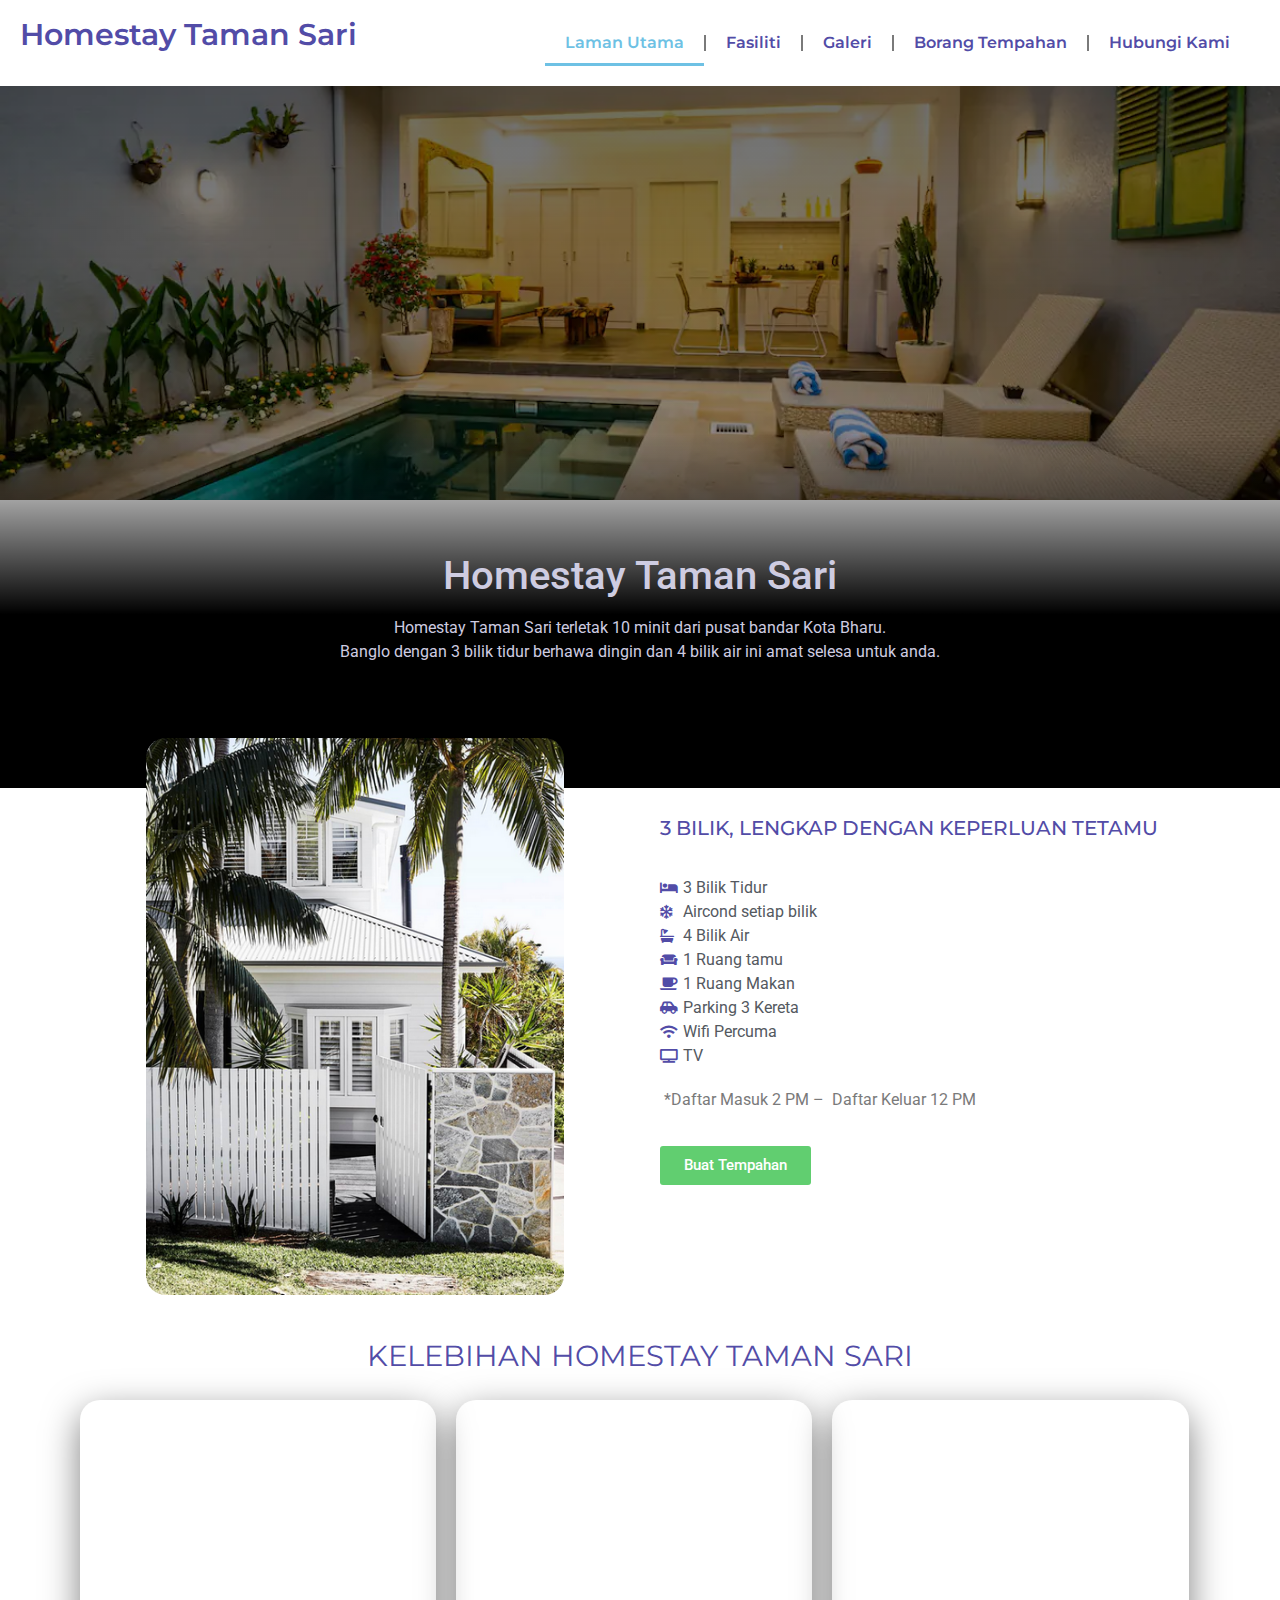
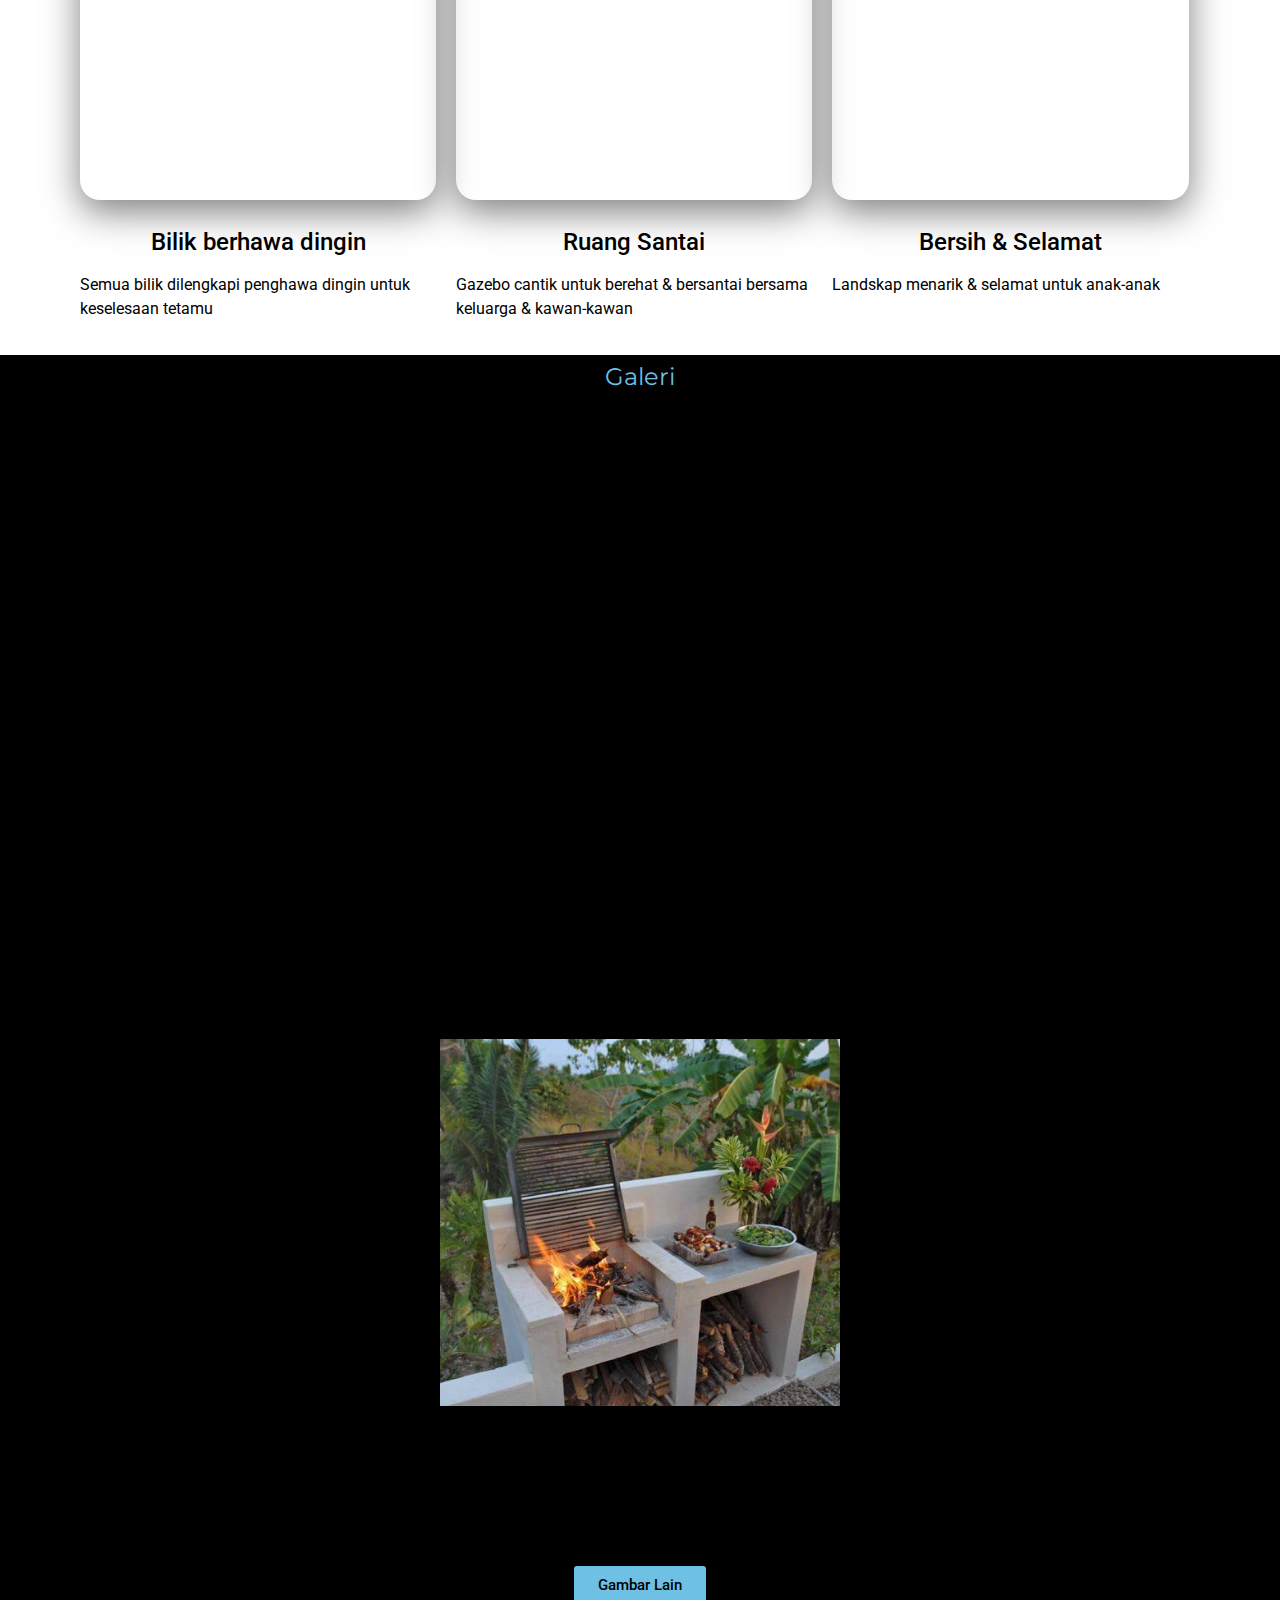
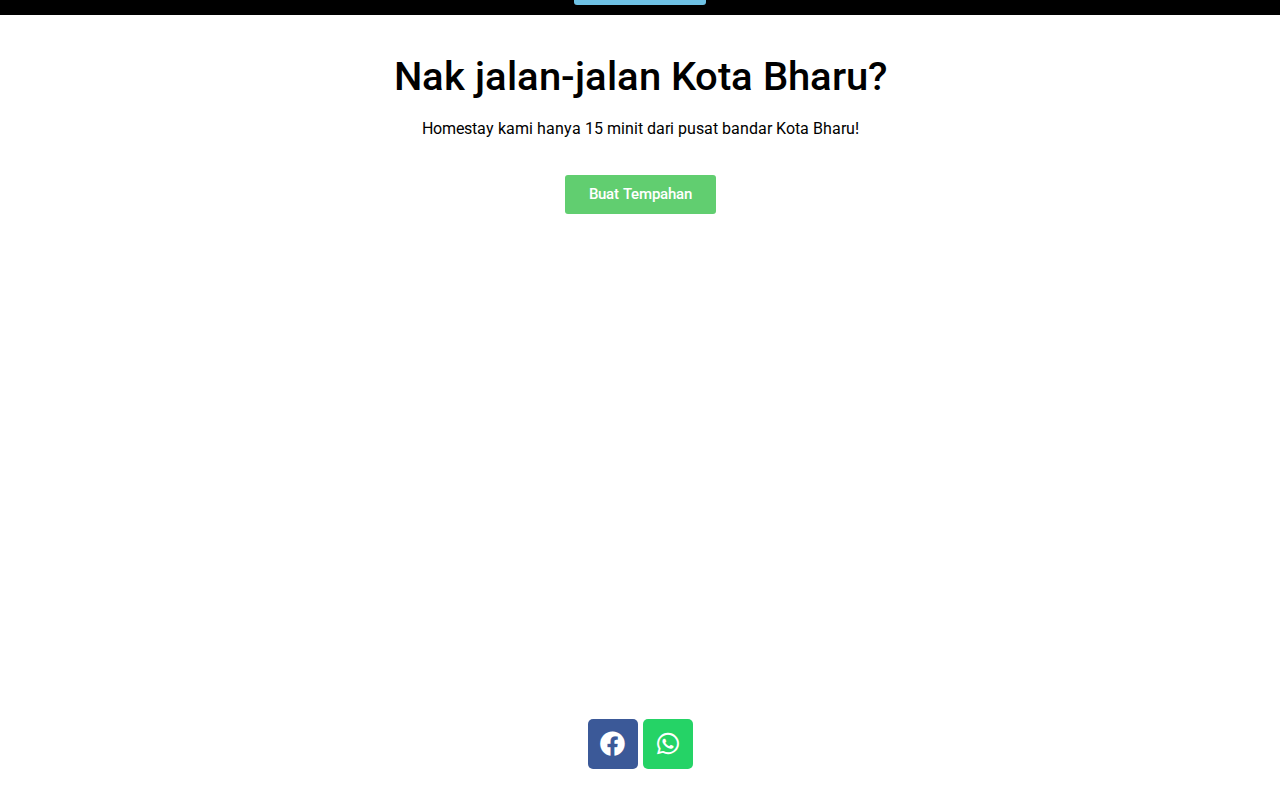
<file: index.html>
<!DOCTYPE html>
<html lang="en-US">
<head>
	<meta charset="UTF-8">
	<meta name="viewport" content="width=device-width, initial-scale=1">
	<link rel="profile" href="https://gmpg.org/xfn/11">
	<title>Homestay Taman Sari</title>
<meta name="robots" content="max-image-preview:large">
<link rel="alternate" type="application/rss+xml" title="Homestay Taman Sari &raquo; Feed" href="https://shamsukri.github.io/homestay/feed/">
<link rel="alternate" type="application/rss+xml" title="Homestay Taman Sari &raquo; Comments Feed" href="https://shamsukri.github.io/homestay/comments/feed/">
<link rel="alternate" type="application/rss+xml" title="Homestay Taman Sari &raquo; Homepage Comments Feed" href="https://shamsukri.github.io/homestay/sample-page/feed/">
<script>
window._wpemojiSettings = {"baseUrl":"https:\/\/s.w.org\/images\/core\/emoji\/14.0.0\/72x72\/","ext":".png","svgUrl":"https:\/\/s.w.org\/images\/core\/emoji\/14.0.0\/svg\/","svgExt":".svg","source":{"concatemoji":"https:\/\/shamsukri.github.io\/homestay\/wp-includes\/js\/wp-emoji-release.min.js?ver=6.2"}};
/*! This file is auto-generated */
!function(e,a,t){var n,r,o,i=a.createElement("canvas"),p=i.getContext&&i.getContext("2d");function s(e,t){p.clearRect(0,0,i.width,i.height),p.fillText(e,0,0);e=i.toDataURL();return p.clearRect(0,0,i.width,i.height),p.fillText(t,0,0),e===i.toDataURL()}function c(e){var t=a.createElement("script");t.src=e,t.defer=t.type="text/javascript",a.getElementsByTagName("head")[0].appendChild(t)}for(o=Array("flag","emoji"),t.supports={everything:!0,everythingExceptFlag:!0},r=0;r<o.length;r++)t.supports[o[r]]=function(e){if(p&&p.fillText)switch(p.textBaseline="top",p.font="600 32px Arial",e){case"flag":return s("🏳️‍⚧️","🏳️​⚧️")?!1:!s("🇺🇳","🇺​🇳")&&!s("🏴󠁧󠁢󠁥󠁮󠁧󠁿","🏴​󠁧​󠁢​󠁥​󠁮​󠁧​󠁿");case"emoji":return!s("🫱🏻‍🫲🏿","🫱🏻​🫲🏿")}return!1}(o[r]),t.supports.everything=t.supports.everything&&t.supports[o[r]],"flag"!==o[r]&&(t.supports.everythingExceptFlag=t.supports.everythingExceptFlag&&t.supports[o[r]]);t.supports.everythingExceptFlag=t.supports.everythingExceptFlag&&!t.supports.flag,t.DOMReady=!1,t.readyCallback=function(){t.DOMReady=!0},t.supports.everything||(n=function(){t.readyCallback()},a.addEventListener?(a.addEventListener("DOMContentLoaded",n,!1),e.addEventListener("load",n,!1)):(e.attachEvent("onload",n),a.attachEvent("onreadystatechange",function(){"complete"===a.readyState&&t.readyCallback()})),(e=t.source||{}).concatemoji?c(e.concatemoji):e.wpemoji&&e.twemoji&&(c(e.twemoji),c(e.wpemoji)))}(window,document,window._wpemojiSettings);
</script>
<style>img.wp-smiley,
img.emoji {
	display: inline !important;
	border: none !important;
	box-shadow: none !important;
	height: 1em !important;
	width: 1em !important;
	margin: 0 0.07em !important;
	vertical-align: -0.1em !important;
	background: none !important;
	padding: 0 !important;
}</style>
	<link rel="stylesheet" id="wp-block-library-css" href="https://shamsukri.github.io/homestay/wp-includes/css/dist/block-library/style.min.css?ver=6.2" media="all">
<link rel="stylesheet" id="classic-theme-styles-css" href="https://shamsukri.github.io/homestay/wp-includes/css/classic-themes.min.css?ver=6.2" media="all">
<style id="global-styles-inline-css">body{--wp--preset--color--black: #000000;--wp--preset--color--cyan-bluish-gray: #abb8c3;--wp--preset--color--white: #ffffff;--wp--preset--color--pale-pink: #f78da7;--wp--preset--color--vivid-red: #cf2e2e;--wp--preset--color--luminous-vivid-orange: #ff6900;--wp--preset--color--luminous-vivid-amber: #fcb900;--wp--preset--color--light-green-cyan: #7bdcb5;--wp--preset--color--vivid-green-cyan: #00d084;--wp--preset--color--pale-cyan-blue: #8ed1fc;--wp--preset--color--vivid-cyan-blue: #0693e3;--wp--preset--color--vivid-purple: #9b51e0;--wp--preset--gradient--vivid-cyan-blue-to-vivid-purple: linear-gradient(135deg,rgba(6,147,227,1) 0%,rgb(155,81,224) 100%);--wp--preset--gradient--light-green-cyan-to-vivid-green-cyan: linear-gradient(135deg,rgb(122,220,180) 0%,rgb(0,208,130) 100%);--wp--preset--gradient--luminous-vivid-amber-to-luminous-vivid-orange: linear-gradient(135deg,rgba(252,185,0,1) 0%,rgba(255,105,0,1) 100%);--wp--preset--gradient--luminous-vivid-orange-to-vivid-red: linear-gradient(135deg,rgba(255,105,0,1) 0%,rgb(207,46,46) 100%);--wp--preset--gradient--very-light-gray-to-cyan-bluish-gray: linear-gradient(135deg,rgb(238,238,238) 0%,rgb(169,184,195) 100%);--wp--preset--gradient--cool-to-warm-spectrum: linear-gradient(135deg,rgb(74,234,220) 0%,rgb(151,120,209) 20%,rgb(207,42,186) 40%,rgb(238,44,130) 60%,rgb(251,105,98) 80%,rgb(254,248,76) 100%);--wp--preset--gradient--blush-light-purple: linear-gradient(135deg,rgb(255,206,236) 0%,rgb(152,150,240) 100%);--wp--preset--gradient--blush-bordeaux: linear-gradient(135deg,rgb(254,205,165) 0%,rgb(254,45,45) 50%,rgb(107,0,62) 100%);--wp--preset--gradient--luminous-dusk: linear-gradient(135deg,rgb(255,203,112) 0%,rgb(199,81,192) 50%,rgb(65,88,208) 100%);--wp--preset--gradient--pale-ocean: linear-gradient(135deg,rgb(255,245,203) 0%,rgb(182,227,212) 50%,rgb(51,167,181) 100%);--wp--preset--gradient--electric-grass: linear-gradient(135deg,rgb(202,248,128) 0%,rgb(113,206,126) 100%);--wp--preset--gradient--midnight: linear-gradient(135deg,rgb(2,3,129) 0%,rgb(40,116,252) 100%);--wp--preset--duotone--dark-grayscale: url('#wp-duotone-dark-grayscale');--wp--preset--duotone--grayscale: url('#wp-duotone-grayscale');--wp--preset--duotone--purple-yellow: url('#wp-duotone-purple-yellow');--wp--preset--duotone--blue-red: url('#wp-duotone-blue-red');--wp--preset--duotone--midnight: url('#wp-duotone-midnight');--wp--preset--duotone--magenta-yellow: url('#wp-duotone-magenta-yellow');--wp--preset--duotone--purple-green: url('#wp-duotone-purple-green');--wp--preset--duotone--blue-orange: url('#wp-duotone-blue-orange');--wp--preset--font-size--small: 13px;--wp--preset--font-size--medium: 20px;--wp--preset--font-size--large: 36px;--wp--preset--font-size--x-large: 42px;--wp--preset--spacing--20: 0.44rem;--wp--preset--spacing--30: 0.67rem;--wp--preset--spacing--40: 1rem;--wp--preset--spacing--50: 1.5rem;--wp--preset--spacing--60: 2.25rem;--wp--preset--spacing--70: 3.38rem;--wp--preset--spacing--80: 5.06rem;--wp--preset--shadow--natural: 6px 6px 9px rgba(0, 0, 0, 0.2);--wp--preset--shadow--deep: 12px 12px 50px rgba(0, 0, 0, 0.4);--wp--preset--shadow--sharp: 6px 6px 0px rgba(0, 0, 0, 0.2);--wp--preset--shadow--outlined: 6px 6px 0px -3px rgba(255, 255, 255, 1), 6px 6px rgba(0, 0, 0, 1);--wp--preset--shadow--crisp: 6px 6px 0px rgba(0, 0, 0, 1);}:where(.is-layout-flex){gap: 0.5em;}body .is-layout-flow > .alignleft{float: left;margin-inline-start: 0;margin-inline-end: 2em;}body .is-layout-flow > .alignright{float: right;margin-inline-start: 2em;margin-inline-end: 0;}body .is-layout-flow > .aligncenter{margin-left: auto !important;margin-right: auto !important;}body .is-layout-constrained > .alignleft{float: left;margin-inline-start: 0;margin-inline-end: 2em;}body .is-layout-constrained > .alignright{float: right;margin-inline-start: 2em;margin-inline-end: 0;}body .is-layout-constrained > .aligncenter{margin-left: auto !important;margin-right: auto !important;}body .is-layout-constrained > :where(:not(.alignleft):not(.alignright):not(.alignfull)){max-width: var(--wp--style--global--content-size);margin-left: auto !important;margin-right: auto !important;}body .is-layout-constrained > .alignwide{max-width: var(--wp--style--global--wide-size);}body .is-layout-flex{display: flex;}body .is-layout-flex{flex-wrap: wrap;align-items: center;}body .is-layout-flex > *{margin: 0;}:where(.wp-block-columns.is-layout-flex){gap: 2em;}.has-black-color{color: var(--wp--preset--color--black) !important;}.has-cyan-bluish-gray-color{color: var(--wp--preset--color--cyan-bluish-gray) !important;}.has-white-color{color: var(--wp--preset--color--white) !important;}.has-pale-pink-color{color: var(--wp--preset--color--pale-pink) !important;}.has-vivid-red-color{color: var(--wp--preset--color--vivid-red) !important;}.has-luminous-vivid-orange-color{color: var(--wp--preset--color--luminous-vivid-orange) !important;}.has-luminous-vivid-amber-color{color: var(--wp--preset--color--luminous-vivid-amber) !important;}.has-light-green-cyan-color{color: var(--wp--preset--color--light-green-cyan) !important;}.has-vivid-green-cyan-color{color: var(--wp--preset--color--vivid-green-cyan) !important;}.has-pale-cyan-blue-color{color: var(--wp--preset--color--pale-cyan-blue) !important;}.has-vivid-cyan-blue-color{color: var(--wp--preset--color--vivid-cyan-blue) !important;}.has-vivid-purple-color{color: var(--wp--preset--color--vivid-purple) !important;}.has-black-background-color{background-color: var(--wp--preset--color--black) !important;}.has-cyan-bluish-gray-background-color{background-color: var(--wp--preset--color--cyan-bluish-gray) !important;}.has-white-background-color{background-color: var(--wp--preset--color--white) !important;}.has-pale-pink-background-color{background-color: var(--wp--preset--color--pale-pink) !important;}.has-vivid-red-background-color{background-color: var(--wp--preset--color--vivid-red) !important;}.has-luminous-vivid-orange-background-color{background-color: var(--wp--preset--color--luminous-vivid-orange) !important;}.has-luminous-vivid-amber-background-color{background-color: var(--wp--preset--color--luminous-vivid-amber) !important;}.has-light-green-cyan-background-color{background-color: var(--wp--preset--color--light-green-cyan) !important;}.has-vivid-green-cyan-background-color{background-color: var(--wp--preset--color--vivid-green-cyan) !important;}.has-pale-cyan-blue-background-color{background-color: var(--wp--preset--color--pale-cyan-blue) !important;}.has-vivid-cyan-blue-background-color{background-color: var(--wp--preset--color--vivid-cyan-blue) !important;}.has-vivid-purple-background-color{background-color: var(--wp--preset--color--vivid-purple) !important;}.has-black-border-color{border-color: var(--wp--preset--color--black) !important;}.has-cyan-bluish-gray-border-color{border-color: var(--wp--preset--color--cyan-bluish-gray) !important;}.has-white-border-color{border-color: var(--wp--preset--color--white) !important;}.has-pale-pink-border-color{border-color: var(--wp--preset--color--pale-pink) !important;}.has-vivid-red-border-color{border-color: var(--wp--preset--color--vivid-red) !important;}.has-luminous-vivid-orange-border-color{border-color: var(--wp--preset--color--luminous-vivid-orange) !important;}.has-luminous-vivid-amber-border-color{border-color: var(--wp--preset--color--luminous-vivid-amber) !important;}.has-light-green-cyan-border-color{border-color: var(--wp--preset--color--light-green-cyan) !important;}.has-vivid-green-cyan-border-color{border-color: var(--wp--preset--color--vivid-green-cyan) !important;}.has-pale-cyan-blue-border-color{border-color: var(--wp--preset--color--pale-cyan-blue) !important;}.has-vivid-cyan-blue-border-color{border-color: var(--wp--preset--color--vivid-cyan-blue) !important;}.has-vivid-purple-border-color{border-color: var(--wp--preset--color--vivid-purple) !important;}.has-vivid-cyan-blue-to-vivid-purple-gradient-background{background: var(--wp--preset--gradient--vivid-cyan-blue-to-vivid-purple) !important;}.has-light-green-cyan-to-vivid-green-cyan-gradient-background{background: var(--wp--preset--gradient--light-green-cyan-to-vivid-green-cyan) !important;}.has-luminous-vivid-amber-to-luminous-vivid-orange-gradient-background{background: var(--wp--preset--gradient--luminous-vivid-amber-to-luminous-vivid-orange) !important;}.has-luminous-vivid-orange-to-vivid-red-gradient-background{background: var(--wp--preset--gradient--luminous-vivid-orange-to-vivid-red) !important;}.has-very-light-gray-to-cyan-bluish-gray-gradient-background{background: var(--wp--preset--gradient--very-light-gray-to-cyan-bluish-gray) !important;}.has-cool-to-warm-spectrum-gradient-background{background: var(--wp--preset--gradient--cool-to-warm-spectrum) !important;}.has-blush-light-purple-gradient-background{background: var(--wp--preset--gradient--blush-light-purple) !important;}.has-blush-bordeaux-gradient-background{background: var(--wp--preset--gradient--blush-bordeaux) !important;}.has-luminous-dusk-gradient-background{background: var(--wp--preset--gradient--luminous-dusk) !important;}.has-pale-ocean-gradient-background{background: var(--wp--preset--gradient--pale-ocean) !important;}.has-electric-grass-gradient-background{background: var(--wp--preset--gradient--electric-grass) !important;}.has-midnight-gradient-background{background: var(--wp--preset--gradient--midnight) !important;}.has-small-font-size{font-size: var(--wp--preset--font-size--small) !important;}.has-medium-font-size{font-size: var(--wp--preset--font-size--medium) !important;}.has-large-font-size{font-size: var(--wp--preset--font-size--large) !important;}.has-x-large-font-size{font-size: var(--wp--preset--font-size--x-large) !important;}
.wp-block-navigation a:where(:not(.wp-element-button)){color: inherit;}
:where(.wp-block-columns.is-layout-flex){gap: 2em;}
.wp-block-pullquote{font-size: 1.5em;line-height: 1.6;}</style>
<link rel="stylesheet" id="hello-elementor-css" href="https://shamsukri.github.io/homestay/wp-content/themes/hello-elementor/style.min.css?ver=2.7.1" media="all">
<link rel="stylesheet" id="hello-elementor-theme-style-css" href="https://shamsukri.github.io/homestay/wp-content/themes/hello-elementor/theme.min.css?ver=2.7.1" media="all">
<link rel="stylesheet" id="elementor-frontend-css" href="https://shamsukri.github.io/homestay/wp-content/plugins/elementor/assets/css/frontend-lite.min.css?ver=3.11.5" media="all">
<link rel="stylesheet" id="elementor-post-5-css" href="https://shamsukri.github.io/homestay/wp-content/uploads/elementor/css/post-5.css?ver=1680831437" media="all">
<link rel="stylesheet" id="elementor-icons-css" href="https://shamsukri.github.io/homestay/wp-content/plugins/elementor/assets/lib/eicons/css/elementor-icons.min.css?ver=5.18.0" media="all">
<link rel="stylesheet" id="swiper-css" href="https://shamsukri.github.io/homestay/wp-content/plugins/elementor/assets/lib/swiper/v8/css/swiper.min.css?ver=8.4.5" media="all">
<link rel="stylesheet" id="elementor-pro-css" href="https://shamsukri.github.io/homestay/wp-content/plugins/elementor-pro/assets/css/frontend-lite.min.css?ver=3.11.6" media="all">
<link rel="stylesheet" id="elementor-global-css" href="https://shamsukri.github.io/homestay/wp-content/uploads/elementor/css/global.css?ver=1680831438" media="all">
<link rel="stylesheet" id="elementor-post-2-css" href="https://shamsukri.github.io/homestay/wp-content/uploads/elementor/css/post-2.css?ver=1680842343" media="all">
<link rel="stylesheet" id="elementor-post-359-css" href="https://shamsukri.github.io/homestay/wp-content/uploads/elementor/css/post-359.css?ver=1680831439" media="all">
<link rel="stylesheet" id="google-fonts-1-css" href="https://fonts.googleapis.com/css?family=Montserrat%3A100%2C100italic%2C200%2C200italic%2C300%2C300italic%2C400%2C400italic%2C500%2C500italic%2C600%2C600italic%2C700%2C700italic%2C800%2C800italic%2C900%2C900italic%7CRoboto+Slab%3A100%2C100italic%2C200%2C200italic%2C300%2C300italic%2C400%2C400italic%2C500%2C500italic%2C600%2C600italic%2C700%2C700italic%2C800%2C800italic%2C900%2C900italic%7CRoboto%3A100%2C100italic%2C200%2C200italic%2C300%2C300italic%2C400%2C400italic%2C500%2C500italic%2C600%2C600italic%2C700%2C700italic%2C800%2C800italic%2C900%2C900italic&#038;display=swap&#038;ver=6.2" media="all">
<link rel="stylesheet" id="elementor-icons-shared-0-css" href="https://shamsukri.github.io/homestay/wp-content/plugins/elementor/assets/lib/font-awesome/css/fontawesome.min.css?ver=5.15.3" media="all">
<link rel="stylesheet" id="elementor-icons-fa-solid-css" href="https://shamsukri.github.io/homestay/wp-content/plugins/elementor/assets/lib/font-awesome/css/solid.min.css?ver=5.15.3" media="all">
<link rel="stylesheet" id="elementor-icons-fa-regular-css" href="https://shamsukri.github.io/homestay/wp-content/plugins/elementor/assets/lib/font-awesome/css/regular.min.css?ver=5.15.3" media="all">
<link rel="stylesheet" id="elementor-icons-fa-brands-css" href="https://shamsukri.github.io/homestay/wp-content/plugins/elementor/assets/lib/font-awesome/css/brands.min.css?ver=5.15.3" media="all">
<link rel="preconnect" href="https://fonts.gstatic.com/" crossorigin>
<script src="https://shamsukri.github.io/homestay/wp-includes/js/jquery/jquery.min.js?ver=3.6.3" id="jquery-core-js"></script>
<script src="https://shamsukri.github.io/homestay/wp-includes/js/jquery/jquery-migrate.min.js?ver=3.4.0" id="jquery-migrate-js"></script>
<link rel="https://api.w.org/" href="https://shamsukri.github.io/homestay/wp-json/">
<link rel="alternate" type="application/json" href="https://shamsukri.github.io/homestay/wp-json/wp/v2/pages/2">
<link rel="EditURI" type="application/rsd+xml" title="RSD" href="https://shamsukri.github.io/homestay/xmlrpc.php?rsd">
<link rel="wlwmanifest" type="application/wlwmanifest+xml" href="https://shamsukri.github.io/homestay/wp-includes/wlwmanifest.xml">
<meta name="generator" content="WordPress 6.2">
<link rel="canonical" href="https://shamsukri.github.io/homestay/">
<link rel="shortlink" href="https://shamsukri.github.io/homestay/">
<link rel="alternate" type="application/json+oembed" href="https://shamsukri.github.io/homestay/wp-json/oembed/1.0/embed?url=https%3A%2F%2Fshamsukri.github.io%2Fhomestay%2F">
<link rel="alternate" type="text/xml+oembed" href="https://shamsukri.github.io/homestay/wp-json/oembed/1.0/embed?url=https%3A%2F%2Fshamsukri.github.io%2Fhomestay%2F#038;format=xml">
<meta name="generator" content="Elementor 3.11.5; features: e_dom_optimization, e_optimized_assets_loading, e_optimized_css_loading, a11y_improvements, additional_custom_breakpoints; settings: css_print_method-external, google_font-enabled, font_display-swap">
</head>
<body class="home page-template-default page page-id-2 elementor-default elementor-kit-5 elementor-page elementor-page-2">

<svg xmlns="http://www.w3.org/2000/svg" viewbox="0 0 0 0" width="0" height="0" focusable="false" role="none" style="visibility: hidden; position: absolute; left: -9999px; overflow: hidden;"><defs><filter id="wp-duotone-dark-grayscale"><fecolormatrix color-interpolation-filters="sRGB" type="matrix" values=" .299 .587 .114 0 0 .299 .587 .114 0 0 .299 .587 .114 0 0 .299 .587 .114 0 0 "></fecolormatrix><fecomponenttransfer color-interpolation-filters="sRGB"><fefuncr type="table" tablevalues="0 0.49803921568627"></fefuncr><fefuncg type="table" tablevalues="0 0.49803921568627"></fefuncg><fefuncb type="table" tablevalues="0 0.49803921568627"></fefuncb><fefunca type="table" tablevalues="1 1"></fefunca></fecomponenttransfer><fecomposite in2="SourceGraphic" operator="in"></fecomposite></filter></defs></svg><svg xmlns="http://www.w3.org/2000/svg" viewbox="0 0 0 0" width="0" height="0" focusable="false" role="none" style="visibility: hidden; position: absolute; left: -9999px; overflow: hidden;"><defs><filter id="wp-duotone-grayscale"><fecolormatrix color-interpolation-filters="sRGB" type="matrix" values=" .299 .587 .114 0 0 .299 .587 .114 0 0 .299 .587 .114 0 0 .299 .587 .114 0 0 "></fecolormatrix><fecomponenttransfer color-interpolation-filters="sRGB"><fefuncr type="table" tablevalues="0 1"></fefuncr><fefuncg type="table" tablevalues="0 1"></fefuncg><fefuncb type="table" tablevalues="0 1"></fefuncb><fefunca type="table" tablevalues="1 1"></fefunca></fecomponenttransfer><fecomposite in2="SourceGraphic" operator="in"></fecomposite></filter></defs></svg><svg xmlns="http://www.w3.org/2000/svg" viewbox="0 0 0 0" width="0" height="0" focusable="false" role="none" style="visibility: hidden; position: absolute; left: -9999px; overflow: hidden;"><defs><filter id="wp-duotone-purple-yellow"><fecolormatrix color-interpolation-filters="sRGB" type="matrix" values=" .299 .587 .114 0 0 .299 .587 .114 0 0 .299 .587 .114 0 0 .299 .587 .114 0 0 "></fecolormatrix><fecomponenttransfer color-interpolation-filters="sRGB"><fefuncr type="table" tablevalues="0.54901960784314 0.98823529411765"></fefuncr><fefuncg type="table" tablevalues="0 1"></fefuncg><fefuncb type="table" tablevalues="0.71764705882353 0.25490196078431"></fefuncb><fefunca type="table" tablevalues="1 1"></fefunca></fecomponenttransfer><fecomposite in2="SourceGraphic" operator="in"></fecomposite></filter></defs></svg><svg xmlns="http://www.w3.org/2000/svg" viewbox="0 0 0 0" width="0" height="0" focusable="false" role="none" style="visibility: hidden; position: absolute; left: -9999px; overflow: hidden;"><defs><filter id="wp-duotone-blue-red"><fecolormatrix color-interpolation-filters="sRGB" type="matrix" values=" .299 .587 .114 0 0 .299 .587 .114 0 0 .299 .587 .114 0 0 .299 .587 .114 0 0 "></fecolormatrix><fecomponenttransfer color-interpolation-filters="sRGB"><fefuncr type="table" tablevalues="0 1"></fefuncr><fefuncg type="table" tablevalues="0 0.27843137254902"></fefuncg><fefuncb type="table" tablevalues="0.5921568627451 0.27843137254902"></fefuncb><fefunca type="table" tablevalues="1 1"></fefunca></fecomponenttransfer><fecomposite in2="SourceGraphic" operator="in"></fecomposite></filter></defs></svg><svg xmlns="http://www.w3.org/2000/svg" viewbox="0 0 0 0" width="0" height="0" focusable="false" role="none" style="visibility: hidden; position: absolute; left: -9999px; overflow: hidden;"><defs><filter id="wp-duotone-midnight"><fecolormatrix color-interpolation-filters="sRGB" type="matrix" values=" .299 .587 .114 0 0 .299 .587 .114 0 0 .299 .587 .114 0 0 .299 .587 .114 0 0 "></fecolormatrix><fecomponenttransfer color-interpolation-filters="sRGB"><fefuncr type="table" tablevalues="0 0"></fefuncr><fefuncg type="table" tablevalues="0 0.64705882352941"></fefuncg><fefuncb type="table" tablevalues="0 1"></fefuncb><fefunca type="table" tablevalues="1 1"></fefunca></fecomponenttransfer><fecomposite in2="SourceGraphic" operator="in"></fecomposite></filter></defs></svg><svg xmlns="http://www.w3.org/2000/svg" viewbox="0 0 0 0" width="0" height="0" focusable="false" role="none" style="visibility: hidden; position: absolute; left: -9999px; overflow: hidden;"><defs><filter id="wp-duotone-magenta-yellow"><fecolormatrix color-interpolation-filters="sRGB" type="matrix" values=" .299 .587 .114 0 0 .299 .587 .114 0 0 .299 .587 .114 0 0 .299 .587 .114 0 0 "></fecolormatrix><fecomponenttransfer color-interpolation-filters="sRGB"><fefuncr type="table" tablevalues="0.78039215686275 1"></fefuncr><fefuncg type="table" tablevalues="0 0.94901960784314"></fefuncg><fefuncb type="table" tablevalues="0.35294117647059 0.47058823529412"></fefuncb><fefunca type="table" tablevalues="1 1"></fefunca></fecomponenttransfer><fecomposite in2="SourceGraphic" operator="in"></fecomposite></filter></defs></svg><svg xmlns="http://www.w3.org/2000/svg" viewbox="0 0 0 0" width="0" height="0" focusable="false" role="none" style="visibility: hidden; position: absolute; left: -9999px; overflow: hidden;"><defs><filter id="wp-duotone-purple-green"><fecolormatrix color-interpolation-filters="sRGB" type="matrix" values=" .299 .587 .114 0 0 .299 .587 .114 0 0 .299 .587 .114 0 0 .299 .587 .114 0 0 "></fecolormatrix><fecomponenttransfer color-interpolation-filters="sRGB"><fefuncr type="table" tablevalues="0.65098039215686 0.40392156862745"></fefuncr><fefuncg type="table" tablevalues="0 1"></fefuncg><fefuncb type="table" tablevalues="0.44705882352941 0.4"></fefuncb><fefunca type="table" tablevalues="1 1"></fefunca></fecomponenttransfer><fecomposite in2="SourceGraphic" operator="in"></fecomposite></filter></defs></svg><svg xmlns="http://www.w3.org/2000/svg" viewbox="0 0 0 0" width="0" height="0" focusable="false" role="none" style="visibility: hidden; position: absolute; left: -9999px; overflow: hidden;"><defs><filter id="wp-duotone-blue-orange"><fecolormatrix color-interpolation-filters="sRGB" type="matrix" values=" .299 .587 .114 0 0 .299 .587 .114 0 0 .299 .587 .114 0 0 .299 .587 .114 0 0 "></fecolormatrix><fecomponenttransfer color-interpolation-filters="sRGB"><fefuncr type="table" tablevalues="0.098039215686275 1"></fefuncr><fefuncg type="table" tablevalues="0 0.66274509803922"></fefuncg><fefuncb type="table" tablevalues="0.84705882352941 0.41960784313725"></fefuncb><fefunca type="table" tablevalues="1 1"></fefunca></fecomponenttransfer><fecomposite in2="SourceGraphic" operator="in"></fecomposite></filter></defs></svg>
<a class="skip-link screen-reader-text" href="#content">Skip to content</a>

		<div data-elementor-type="header" data-elementor-id="359" class="elementor elementor-359 elementor-location-header">
						<div class="elementor-element elementor-element-529812d e-con-full e-con" data-id="529812d" data-element_type="container" data-settings="{&quot;content_width&quot;:&quot;full&quot;}">
		<div class="elementor-element elementor-element-e5b0c48 e-con-full e-con" data-id="e5b0c48" data-element_type="container" data-settings="{&quot;content_width&quot;:&quot;full&quot;}">
				<div class="elementor-element elementor-element-89ade6c elementor-widget elementor-widget-theme-site-title elementor-widget-heading" data-id="89ade6c" data-element_type="widget" data-widget_type="theme-site-title.default">
				<div class="elementor-widget-container">
			<style>/*! elementor - v3.11.5 - 14-03-2023 */
.elementor-heading-title{padding:0;margin:0;line-height:1}.elementor-widget-heading .elementor-heading-title[class*=elementor-size-]>a{color:inherit;font-size:inherit;line-height:inherit}.elementor-widget-heading .elementor-heading-title.elementor-size-small{font-size:15px}.elementor-widget-heading .elementor-heading-title.elementor-size-medium{font-size:19px}.elementor-widget-heading .elementor-heading-title.elementor-size-large{font-size:29px}.elementor-widget-heading .elementor-heading-title.elementor-size-xl{font-size:39px}.elementor-widget-heading .elementor-heading-title.elementor-size-xxl{font-size:59px}</style>
<h4 class="elementor-heading-title elementor-size-default"><a href="https://shamsukri.github.io/homestay">Homestay Taman Sari</a></h4>		</div>
				</div>
				</div>
		<div class="elementor-element elementor-element-ba41461 e-con-full e-con" data-id="ba41461" data-element_type="container" data-settings="{&quot;content_width&quot;:&quot;full&quot;}">
				<div class="elementor-element elementor-element-f2b939c elementor-nav-menu__align-right elementor-widget__width-auto elementor-nav-menu--dropdown-tablet elementor-nav-menu__text-align-aside elementor-nav-menu--toggle elementor-nav-menu--burger elementor-widget elementor-widget-nav-menu" data-id="f2b939c" data-element_type="widget" data-settings="{&quot;layout&quot;:&quot;horizontal&quot;,&quot;submenu_icon&quot;:{&quot;value&quot;:&quot;&lt;i class=\&quot;fas fa-caret-down\&quot;&gt;&lt;\/i&gt;&quot;,&quot;library&quot;:&quot;fa-solid&quot;},&quot;toggle&quot;:&quot;burger&quot;}" data-widget_type="nav-menu.default">
				<div class="elementor-widget-container">
			<link rel="stylesheet" href="https://shamsukri.github.io/homestay/wp-content/plugins/elementor-pro/assets/css/widget-nav-menu.min.css">			<nav class="elementor-nav-menu--main elementor-nav-menu__container elementor-nav-menu--layout-horizontal e--pointer-underline e--animation-fade">
				<ul id="menu-1-f2b939c" class="elementor-nav-menu">
<li class="menu-item menu-item-type-post_type menu-item-object-page menu-item-home current-menu-item page_item page-item-2 current_page_item menu-item-749"><a href="https://shamsukri.github.io/homestay/" aria-current="page" class="elementor-item elementor-item-active">Laman Utama</a></li>
<li class="menu-item menu-item-type-post_type menu-item-object-page menu-item-559"><a href="https://shamsukri.github.io/homestay/fasiliti/" class="elementor-item">Fasiliti</a></li>
<li class="menu-item menu-item-type-custom menu-item-object-custom menu-item-747"><a href="https://shamsukri.github.io/homestay/fasiliti#galeri" class="elementor-item elementor-item-anchor">Galeri</a></li>
<li class="menu-item menu-item-type-post_type menu-item-object-page menu-item-560"><a href="https://shamsukri.github.io/homestay/borang-tempahan/" class="elementor-item">Borang Tempahan</a></li>
<li class="menu-item menu-item-type-post_type menu-item-object-page menu-item-573"><a href="https://shamsukri.github.io/homestay/hubungi-kami/" class="elementor-item">Hubungi Kami</a></li>
</ul>			</nav>
					<div class="elementor-menu-toggle" role="button" tabindex="0" aria-label="Menu Toggle" aria-expanded="false">
			<i aria-hidden="true" role="presentation" class="elementor-menu-toggle__icon--open eicon-menu-bar"></i><i aria-hidden="true" role="presentation" class="elementor-menu-toggle__icon--close eicon-close"></i>			<span class="elementor-screen-only">Menu</span>
		</div>
					<nav class="elementor-nav-menu--dropdown elementor-nav-menu__container" aria-hidden="true">
				<ul id="menu-2-f2b939c" class="elementor-nav-menu">
<li class="menu-item menu-item-type-post_type menu-item-object-page menu-item-home current-menu-item page_item page-item-2 current_page_item menu-item-749"><a href="https://shamsukri.github.io/homestay/" aria-current="page" class="elementor-item elementor-item-active" tabindex="-1">Laman Utama</a></li>
<li class="menu-item menu-item-type-post_type menu-item-object-page menu-item-559"><a href="https://shamsukri.github.io/homestay/fasiliti/" class="elementor-item" tabindex="-1">Fasiliti</a></li>
<li class="menu-item menu-item-type-custom menu-item-object-custom menu-item-747"><a href="https://shamsukri.github.io/homestay/fasiliti#galeri" class="elementor-item elementor-item-anchor" tabindex="-1">Galeri</a></li>
<li class="menu-item menu-item-type-post_type menu-item-object-page menu-item-560"><a href="https://shamsukri.github.io/homestay/borang-tempahan/" class="elementor-item" tabindex="-1">Borang Tempahan</a></li>
<li class="menu-item menu-item-type-post_type menu-item-object-page menu-item-573"><a href="https://shamsukri.github.io/homestay/hubungi-kami/" class="elementor-item" tabindex="-1">Hubungi Kami</a></li>
</ul>			</nav>
				</div>
				</div>
				</div>
				</div>
						</div>
		
<main id="content" class="site-main post-2 page type-page status-publish hentry">
		<div class="page-content">
				<div data-elementor-type="wp-page" data-elementor-id="2" class="elementor elementor-2">
							<div class="elementor-element elementor-element-5923749 e-con-boxed e-con" data-id="5923749" data-element_type="container" data-settings="{&quot;background_background&quot;:&quot;classic&quot;,&quot;content_width&quot;:&quot;boxed&quot;}">
					<div class="e-con-inner">
					</div>
				</div>
		<div class="elementor-element elementor-element-c34b7d8 e-con-boxed e-con" data-id="c34b7d8" data-element_type="container" data-settings="{&quot;background_background&quot;:&quot;gradient&quot;,&quot;content_width&quot;:&quot;boxed&quot;}">
					<div class="e-con-inner">
				<div class="elementor-element elementor-element-982c0ca elementor-widget elementor-widget-text-editor" data-id="982c0ca" data-element_type="widget" data-widget_type="text-editor.default">
				<div class="elementor-widget-container">
			<style>/*! elementor - v3.11.5 - 14-03-2023 */
.elementor-widget-text-editor.elementor-drop-cap-view-stacked .elementor-drop-cap{background-color:#818a91;color:#fff}.elementor-widget-text-editor.elementor-drop-cap-view-framed .elementor-drop-cap{color:#818a91;border:3px solid;background-color:transparent}.elementor-widget-text-editor:not(.elementor-drop-cap-view-default) .elementor-drop-cap{margin-top:8px}.elementor-widget-text-editor:not(.elementor-drop-cap-view-default) .elementor-drop-cap-letter{width:1em;height:1em}.elementor-widget-text-editor .elementor-drop-cap{float:left;text-align:center;line-height:1;font-size:50px}.elementor-widget-text-editor .elementor-drop-cap-letter{display:inline-block}</style>				<h1>Homestay Taman Sari</h1>
<p>Homestay Taman Sari terletak 10 minit dari pusat bandar Kota Bharu.<br>Banglo dengan 3 bilik tidur berhawa dingin dan 4 bilik air ini amat selesa untuk anda.</p>						</div>
				</div>
					</div>
				</div>
		<div class="elementor-element elementor-element-a914068 e-con-boxed e-con" data-id="a914068" data-element_type="container" data-settings="{&quot;content_width&quot;:&quot;boxed&quot;}">
					<div class="e-con-inner">
		<div class="elementor-element elementor-element-195700c e-con-full e-con" data-id="195700c" data-element_type="container" data-settings="{&quot;content_width&quot;:&quot;full&quot;}">
				<div class="elementor-element elementor-element-12c60f1 elementor-widget elementor-widget-image" data-id="12c60f1" data-element_type="widget" data-widget_type="image.default">
				<div class="elementor-widget-container">
			<style>/*! elementor - v3.11.5 - 14-03-2023 */
.elementor-widget-image{text-align:center}.elementor-widget-image a{display:inline-block}.elementor-widget-image a img[src$=".svg"]{width:48px}.elementor-widget-image img{vertical-align:middle;display:inline-block}</style>												<img decoding="async" width="225" height="300" src="https://shamsukri.github.io/homestay/wp-content/uploads/2022/11/2022-11-10_050418.png" class="attachment-medium size-medium wp-image-288" alt="">															</div>
				</div>
				</div>
		<div class="elementor-element elementor-element-e48f3ea e-con-full e-con" data-id="e48f3ea" data-element_type="container" data-settings="{&quot;content_width&quot;:&quot;full&quot;}">
				<div class="elementor-element elementor-element-bb7cd92 elementor-widget elementor-widget-text-editor" data-id="bb7cd92" data-element_type="widget" data-widget_type="text-editor.default">
				<div class="elementor-widget-container">
							<h5>3 BILIK, LENGKAP DENGAN KEPERLUAN TETAMU</h5>						</div>
				</div>
				<div class="elementor-element elementor-element-87855b0 elementor-icon-list--layout-traditional elementor-list-item-link-full_width elementor-widget elementor-widget-icon-list" data-id="87855b0" data-element_type="widget" data-widget_type="icon-list.default">
				<div class="elementor-widget-container">
			<link rel="stylesheet" href="https://shamsukri.github.io/homestay/wp-content/plugins/elementor/assets/css/widget-icon-list.min.css">		<ul class="elementor-icon-list-items">
							<li class="elementor-icon-list-item">
											<span class="elementor-icon-list-icon">
							<i aria-hidden="true" class="fas fa-bed"></i>						</span>
										<span class="elementor-icon-list-text">3 Bilik Tidur</span>
									</li>
								<li class="elementor-icon-list-item">
											<span class="elementor-icon-list-icon">
							<i aria-hidden="true" class="far fa-snowflake"></i>						</span>
										<span class="elementor-icon-list-text">Aircond setiap bilik​</span>
									</li>
								<li class="elementor-icon-list-item">
											<span class="elementor-icon-list-icon">
							<i aria-hidden="true" class="fas fa-bath"></i>						</span>
										<span class="elementor-icon-list-text">4 Bilik Air</span>
									</li>
								<li class="elementor-icon-list-item">
											<span class="elementor-icon-list-icon">
							<i aria-hidden="true" class="fas fa-couch"></i>						</span>
										<span class="elementor-icon-list-text">1 Ruang tamu</span>
									</li>
								<li class="elementor-icon-list-item">
											<span class="elementor-icon-list-icon">
							<i aria-hidden="true" class="fas fa-coffee"></i>						</span>
										<span class="elementor-icon-list-text">1 Ruang Makan</span>
									</li>
								<li class="elementor-icon-list-item">
											<span class="elementor-icon-list-icon">
							<i aria-hidden="true" class="fas fa-car-side"></i>						</span>
										<span class="elementor-icon-list-text">Parking 3 Kereta</span>
									</li>
								<li class="elementor-icon-list-item">
											<span class="elementor-icon-list-icon">
							<i aria-hidden="true" class="fas fa-wifi"></i>						</span>
										<span class="elementor-icon-list-text">Wifi Percuma</span>
									</li>
								<li class="elementor-icon-list-item">
											<span class="elementor-icon-list-icon">
							<i aria-hidden="true" class="fas fa-tv"></i>						</span>
										<span class="elementor-icon-list-text">TV</span>
									</li>
						</ul>
				</div>
				</div>
				<div class="elementor-element elementor-element-dc9cec5 elementor-widget elementor-widget-text-editor" data-id="dc9cec5" data-element_type="widget" data-widget_type="text-editor.default">
				<div class="elementor-widget-container">
							<p> *Daftar Masuk 2 PM –  Daftar Keluar 12 PM</p>						</div>
				</div>
				<div class="elementor-element elementor-element-c2fb9b9 elementor-mobile-align-center elementor-widget elementor-widget-button" data-id="c2fb9b9" data-element_type="widget" data-widget_type="button.default">
				<div class="elementor-widget-container">
					<div class="elementor-button-wrapper">
			<a href="https://shamsukri.github.io/homestay/borang-tempahan/" class="elementor-button-link elementor-button elementor-size-sm" role="button">
						<span class="elementor-button-content-wrapper">
						<span class="elementor-button-text">Buat Tempahan</span>
		</span>
					</a>
		</div>
				</div>
				</div>
				</div>
					</div>
				</div>
		<div class="elementor-element elementor-element-ae1a3a8 e-con-boxed e-con" data-id="ae1a3a8" data-element_type="container" data-settings="{&quot;content_width&quot;:&quot;boxed&quot;}">
					<div class="e-con-inner">
				<div class="elementor-element elementor-element-78495e8 elementor-widget elementor-widget-heading" data-id="78495e8" data-element_type="widget" data-widget_type="heading.default">
				<div class="elementor-widget-container">
			<h4 class="elementor-heading-title elementor-size-large">Kelebihan Homestay Taman Sari</h4>		</div>
				</div>
					</div>
				</div>
		<div class="elementor-element elementor-element-94eeeba e-con-boxed e-con" data-id="94eeeba" data-element_type="container" data-settings="{&quot;content_width&quot;:&quot;boxed&quot;}">
					<div class="e-con-inner">
		<div class="elementor-element elementor-element-a0c5457 e-con-full e-con" data-id="a0c5457" data-element_type="container" data-settings="{&quot;content_width&quot;:&quot;full&quot;}">
				<div class="elementor-element elementor-element-023c002 elementor-widget elementor-widget-image" data-id="023c002" data-element_type="widget" data-widget_type="image.default">
				<div class="elementor-widget-container">
															<img decoding="async" width="571" height="513" src="https://shamsukri.github.io/homestay/wp-content/uploads/2022/11/2022-11-11_002707.png" class="attachment-large size-large wp-image-321" alt="">															</div>
				</div>
				<div class="elementor-element elementor-element-1ba2e0a elementor-widget elementor-widget-text-editor" data-id="1ba2e0a" data-element_type="widget" data-widget_type="text-editor.default">
				<div class="elementor-widget-container">
							<h4 style="text-align: center;"><span style="color: #000000;">Bilik berhawa dingin</span></h4>
<p><span style="color: #000000;">Semua bilik dilengkapi penghawa dingin untuk keselesaan tetamu</span></p>						</div>
				</div>
				</div>
		<div class="elementor-element elementor-element-820f876 e-con-full e-con" data-id="820f876" data-element_type="container" data-settings="{&quot;content_width&quot;:&quot;full&quot;}">
				<div class="elementor-element elementor-element-b673f94 elementor-widget elementor-widget-image" data-id="b673f94" data-element_type="widget" data-widget_type="image.default">
				<div class="elementor-widget-container">
															<img decoding="async" width="600" height="800" src="https://shamsukri.github.io/homestay/wp-content/uploads/2022/11/GZB7005.jpg" class="attachment-large size-large wp-image-320" alt="">															</div>
				</div>
				<div class="elementor-element elementor-element-f334b61 elementor-widget elementor-widget-text-editor" data-id="f334b61" data-element_type="widget" data-widget_type="text-editor.default">
				<div class="elementor-widget-container">
							<h4 style="text-align: center;"><span style="color: #000000;">Ruang Santai</span></h4>
<p><span style="color: #000000;">Gazebo cantik untuk berehat &amp; bersantai bersama keluarga &amp; kawan-kawan</span></p>						</div>
				</div>
				</div>
		<div class="elementor-element elementor-element-638b7c8 e-con-full e-con" data-id="638b7c8" data-element_type="container" data-settings="{&quot;content_width&quot;:&quot;full&quot;}">
				<div class="elementor-element elementor-element-d70fff7 elementor-widget elementor-widget-image" data-id="d70fff7" data-element_type="widget" data-widget_type="image.default">
				<div class="elementor-widget-container">
															<img decoding="async" width="768" height="1024" src="https://shamsukri.github.io/homestay/wp-content/uploads/2022/11/fe096697840e825b0c8852ac507194c5.jpg" class="attachment-large size-large wp-image-223" alt="">															</div>
				</div>
				<div class="elementor-element elementor-element-7e70f7e elementor-widget elementor-widget-text-editor" data-id="7e70f7e" data-element_type="widget" data-widget_type="text-editor.default">
				<div class="elementor-widget-container">
							<h4 style="text-align: center;"><span style="color: #000000;">Bersih &amp; Selamat</span></h4>
<p><span style="color: #000000;">Landskap menarik &amp; selamat untuk anak-anak</span></p>						</div>
				</div>
				</div>
					</div>
				</div>
		<div class="elementor-element elementor-element-9509081 e-con-full e-con" data-id="9509081" data-element_type="container" data-settings="{&quot;content_width&quot;:&quot;full&quot;,&quot;background_background&quot;:&quot;classic&quot;}">
				<div class="elementor-element elementor-element-3821890 elementor-widget elementor-widget-heading" data-id="3821890" data-element_type="widget" data-widget_type="heading.default">
				<div class="elementor-widget-container">
			<h4 class="elementor-heading-title elementor-size-default">Galeri</h4>		</div>
				</div>
				</div>
		<div class="elementor-element elementor-element-2accc38 e-con-full e-con" data-id="2accc38" data-element_type="container" data-settings="{&quot;content_width&quot;:&quot;full&quot;,&quot;background_background&quot;:&quot;classic&quot;}">
		<div class="elementor-element elementor-element-25b14da e-con-full e-con" data-id="25b14da" data-element_type="container" data-settings="{&quot;content_width&quot;:&quot;full&quot;}">
				<div class="elementor-element elementor-element-7a3093d elementor-widget elementor-widget-image" data-id="7a3093d" data-element_type="widget" data-widget_type="image.default">
				<div class="elementor-widget-container">
															<img decoding="async" width="800" height="600" src="https://shamsukri.github.io/homestay/wp-content/uploads/2022/11/gonszg6mczm31-scaled-1.jpg" class="attachment-large size-large wp-image-224" alt="">															</div>
				</div>
				</div>
		<div class="elementor-element elementor-element-59946ca e-con-full e-con" data-id="59946ca" data-element_type="container" data-settings="{&quot;content_width&quot;:&quot;full&quot;}">
				<div class="elementor-element elementor-element-686f4e1 elementor-widget elementor-widget-image" data-id="686f4e1" data-element_type="widget" data-widget_type="image.default">
				<div class="elementor-widget-container">
															<img decoding="async" width="683" height="1024" src="https://shamsukri.github.io/homestay/wp-content/uploads/2022/11/wood-kitchens-cabinets-1583534132.jpg" class="attachment-large size-large wp-image-228" alt="">															</div>
				</div>
				</div>
		<div class="elementor-element elementor-element-a84a8da e-con-full e-con" data-id="a84a8da" data-element_type="container" data-settings="{&quot;content_width&quot;:&quot;full&quot;}">
				<div class="elementor-element elementor-element-08168e9 elementor-widget elementor-widget-image" data-id="08168e9" data-element_type="widget" data-widget_type="image.default">
				<div class="elementor-widget-container">
															<img decoding="async" width="600" height="800" src="https://shamsukri.github.io/homestay/wp-content/uploads/2022/11/GZB7005.jpg" class="attachment-large size-large wp-image-320" alt="">															</div>
				</div>
				</div>
		<div class="elementor-element elementor-element-08ff0ff e-con-full e-con" data-id="08ff0ff" data-element_type="container" data-settings="{&quot;content_width&quot;:&quot;full&quot;}">
				<div class="elementor-element elementor-element-066ce0f elementor-widget elementor-widget-image" data-id="066ce0f" data-element_type="widget" data-widget_type="image.default">
				<div class="elementor-widget-container">
															<img decoding="async" width="730" height="906" src="https://shamsukri.github.io/homestay/wp-content/uploads/2022/11/IMG-3934.webp" class="attachment-large size-large wp-image-226" alt="">															</div>
				</div>
				</div>
		<div class="elementor-element elementor-element-5a92b7f e-con-full e-con" data-id="5a92b7f" data-element_type="container" data-settings="{&quot;content_width&quot;:&quot;full&quot;}">
				<div class="elementor-element elementor-element-ff92256 elementor-widget elementor-widget-image" data-id="ff92256" data-element_type="widget" data-widget_type="image.default">
				<div class="elementor-widget-container">
															<img decoding="async" width="487" height="447" src="https://shamsukri.github.io/homestay/wp-content/uploads/2022/11/bbq.png" class="attachment-large size-large wp-image-480" alt="">															</div>
				</div>
				</div>
		<div class="elementor-element elementor-element-90287d8 e-con-full e-con" data-id="90287d8" data-element_type="container" data-settings="{&quot;content_width&quot;:&quot;full&quot;}">
				<div class="elementor-element elementor-element-c9d6474 elementor-widget elementor-widget-image" data-id="c9d6474" data-element_type="widget" data-widget_type="image.default">
				<div class="elementor-widget-container">
															<img decoding="async" width="679" height="679" src="https://shamsukri.github.io/homestay/wp-content/uploads/2022/11/71ew9kGkm7L._AC_SX679_.jpg" class="attachment-large size-large wp-image-408" alt="">															</div>
				</div>
				</div>
				</div>
		<div class="elementor-element elementor-element-26b9895 e-con-full e-con" data-id="26b9895" data-element_type="container" data-settings="{&quot;content_width&quot;:&quot;full&quot;,&quot;background_background&quot;:&quot;classic&quot;}">
				<div class="elementor-element elementor-element-45e2cba elementor-align-center elementor-widget elementor-widget-button" data-id="45e2cba" data-element_type="widget" data-widget_type="button.default">
				<div class="elementor-widget-container">
					<div class="elementor-button-wrapper">
			<a href="https://shamsukri.github.io/homestay/fasiliti/#galeri" class="elementor-button-link elementor-button elementor-size-sm" role="button">
						<span class="elementor-button-content-wrapper">
						<span class="elementor-button-text">Gambar Lain</span>
		</span>
					</a>
		</div>
				</div>
				</div>
				</div>
		<div class="elementor-element elementor-element-afa8796 e-con-boxed e-con" data-id="afa8796" data-element_type="container" data-settings="{&quot;content_width&quot;:&quot;boxed&quot;}">
					<div class="e-con-inner">
				<div class="elementor-element elementor-element-bf96018 elementor-widget elementor-widget-text-editor" data-id="bf96018" data-element_type="widget" data-widget_type="text-editor.default">
				<div class="elementor-widget-container">
							<h1 style="text-align: center;"><span style="color: #000000;">Nak jalan-jalan Kota Bharu?</span></h1>
<p style="text-align: center;"><span style="color: #000000;">Homestay kami hanya 15 minit dari pusat bandar Kota Bharu!</span></p>						</div>
				</div>
				<div class="elementor-element elementor-element-2295c0e elementor-align-center elementor-widget elementor-widget-button" data-id="2295c0e" data-element_type="widget" data-widget_type="button.default">
				<div class="elementor-widget-container">
					<div class="elementor-button-wrapper">
			<a href="https://shamsukri.github.io/homestay/borang-tempahan/" class="elementor-button-link elementor-button elementor-size-sm" role="button">
						<span class="elementor-button-content-wrapper">
						<span class="elementor-button-text">Buat Tempahan</span>
		</span>
					</a>
		</div>
				</div>
				</div>
					</div>
				</div>
		<div class="elementor-element elementor-element-c870fca e-con-full e-con" data-id="c870fca" data-element_type="container" data-settings="{&quot;content_width&quot;:&quot;full&quot;}">
				<div class="elementor-element elementor-element-2d2f4f1 elementor-widget elementor-widget-google_maps" data-id="2d2f4f1" data-element_type="widget" data-widget_type="google_maps.default">
				<div class="elementor-widget-container">
			<style>/*! elementor - v3.11.5 - 14-03-2023 */
.elementor-widget-google_maps .elementor-widget-container{overflow:hidden}.elementor-widget-google_maps .elementor-custom-embed{line-height:0}.elementor-widget-google_maps iframe{height:300px}</style>		<div class="elementor-custom-embed">
			<iframe loading="lazy" src="https://maps.google.com/maps?q=taman%20sari%20homestay%20kota%20bharu&#038;t=m&#038;z=13&#038;output=embed&#038;iwloc=near" title="taman sari homestay kota bharu" aria-label="taman sari homestay kota bharu"></iframe>
		</div>
				</div>
				</div>
				</div>
		<div class="elementor-element elementor-element-2b43fed e-con-boxed e-con" data-id="2b43fed" data-element_type="container" data-settings="{&quot;content_width&quot;:&quot;boxed&quot;}">
					<div class="e-con-inner">
				<div class="elementor-element elementor-element-878e198 elementor-shape-rounded elementor-grid-0 e-grid-align-center elementor-widget elementor-widget-social-icons" data-id="878e198" data-element_type="widget" data-widget_type="social-icons.default">
				<div class="elementor-widget-container">
			<style>/*! elementor - v3.11.5 - 14-03-2023 */
.elementor-widget-social-icons.elementor-grid-0 .elementor-widget-container,.elementor-widget-social-icons.elementor-grid-mobile-0 .elementor-widget-container,.elementor-widget-social-icons.elementor-grid-tablet-0 .elementor-widget-container{line-height:1;font-size:0}.elementor-widget-social-icons:not(.elementor-grid-0):not(.elementor-grid-tablet-0):not(.elementor-grid-mobile-0) .elementor-grid{display:inline-grid}.elementor-widget-social-icons .elementor-grid{grid-column-gap:var(--grid-column-gap,5px);grid-row-gap:var(--grid-row-gap,5px);grid-template-columns:var(--grid-template-columns);justify-content:var(--justify-content,center);justify-items:var(--justify-content,center)}.elementor-icon.elementor-social-icon{font-size:var(--icon-size,25px);line-height:var(--icon-size,25px);width:calc(var(--icon-size, 25px) + (2 * var(--icon-padding, .5em)));height:calc(var(--icon-size, 25px) + (2 * var(--icon-padding, .5em)))}.elementor-social-icon{--e-social-icon-icon-color:#fff;display:inline-flex;background-color:#818a91;align-items:center;justify-content:center;text-align:center;cursor:pointer}.elementor-social-icon i{color:var(--e-social-icon-icon-color)}.elementor-social-icon svg{fill:var(--e-social-icon-icon-color)}.elementor-social-icon:last-child{margin:0}.elementor-social-icon:hover{opacity:.9;color:#fff}.elementor-social-icon-android{background-color:#a4c639}.elementor-social-icon-apple{background-color:#999}.elementor-social-icon-behance{background-color:#1769ff}.elementor-social-icon-bitbucket{background-color:#205081}.elementor-social-icon-codepen{background-color:#000}.elementor-social-icon-delicious{background-color:#39f}.elementor-social-icon-deviantart{background-color:#05cc47}.elementor-social-icon-digg{background-color:#005be2}.elementor-social-icon-dribbble{background-color:#ea4c89}.elementor-social-icon-elementor{background-color:#d30c5c}.elementor-social-icon-envelope{background-color:#ea4335}.elementor-social-icon-facebook,.elementor-social-icon-facebook-f{background-color:#3b5998}.elementor-social-icon-flickr{background-color:#0063dc}.elementor-social-icon-foursquare{background-color:#2d5be3}.elementor-social-icon-free-code-camp,.elementor-social-icon-freecodecamp{background-color:#006400}.elementor-social-icon-github{background-color:#333}.elementor-social-icon-gitlab{background-color:#e24329}.elementor-social-icon-globe{background-color:#818a91}.elementor-social-icon-google-plus,.elementor-social-icon-google-plus-g{background-color:#dd4b39}.elementor-social-icon-houzz{background-color:#7ac142}.elementor-social-icon-instagram{background-color:#262626}.elementor-social-icon-jsfiddle{background-color:#487aa2}.elementor-social-icon-link{background-color:#818a91}.elementor-social-icon-linkedin,.elementor-social-icon-linkedin-in{background-color:#0077b5}.elementor-social-icon-medium{background-color:#00ab6b}.elementor-social-icon-meetup{background-color:#ec1c40}.elementor-social-icon-mixcloud{background-color:#273a4b}.elementor-social-icon-odnoklassniki{background-color:#f4731c}.elementor-social-icon-pinterest{background-color:#bd081c}.elementor-social-icon-product-hunt{background-color:#da552f}.elementor-social-icon-reddit{background-color:#ff4500}.elementor-social-icon-rss{background-color:#f26522}.elementor-social-icon-shopping-cart{background-color:#4caf50}.elementor-social-icon-skype{background-color:#00aff0}.elementor-social-icon-slideshare{background-color:#0077b5}.elementor-social-icon-snapchat{background-color:#fffc00}.elementor-social-icon-soundcloud{background-color:#f80}.elementor-social-icon-spotify{background-color:#2ebd59}.elementor-social-icon-stack-overflow{background-color:#fe7a15}.elementor-social-icon-steam{background-color:#00adee}.elementor-social-icon-stumbleupon{background-color:#eb4924}.elementor-social-icon-telegram{background-color:#2ca5e0}.elementor-social-icon-thumb-tack{background-color:#1aa1d8}.elementor-social-icon-tripadvisor{background-color:#589442}.elementor-social-icon-tumblr{background-color:#35465c}.elementor-social-icon-twitch{background-color:#6441a5}.elementor-social-icon-twitter{background-color:#1da1f2}.elementor-social-icon-viber{background-color:#665cac}.elementor-social-icon-vimeo{background-color:#1ab7ea}.elementor-social-icon-vk{background-color:#45668e}.elementor-social-icon-weibo{background-color:#dd2430}.elementor-social-icon-weixin{background-color:#31a918}.elementor-social-icon-whatsapp{background-color:#25d366}.elementor-social-icon-wordpress{background-color:#21759b}.elementor-social-icon-xing{background-color:#026466}.elementor-social-icon-yelp{background-color:#af0606}.elementor-social-icon-youtube{background-color:#cd201f}.elementor-social-icon-500px{background-color:#0099e5}.elementor-shape-rounded .elementor-icon.elementor-social-icon{border-radius:10%}.elementor-shape-circle .elementor-icon.elementor-social-icon{border-radius:50%}</style>		<div class="elementor-social-icons-wrapper elementor-grid">
							<span class="elementor-grid-item">
					<a class="elementor-icon elementor-social-icon elementor-social-icon-facebook elementor-repeater-item-21f01d3" target="_blank">
						<span class="elementor-screen-only">Facebook</span>
						<i class="fab fa-facebook"></i>					</a>
				</span>
							<span class="elementor-grid-item">
					<a class="elementor-icon elementor-social-icon elementor-social-icon-whatsapp elementor-repeater-item-81fc3c4" target="_blank">
						<span class="elementor-screen-only">Whatsapp</span>
						<i class="fab fa-whatsapp"></i>					</a>
				</span>
					</div>
				</div>
				</div>
					</div>
				</div>
							</div>
				<div class="post-tags">
					</div>
			</div>

	</main>

	<footer id="site-footer" class="site-footer dynamic-footer " role="contentinfo">
	<div class="footer-inner">
		<div class="site-branding show-logo">
					</div>

					<nav class="site-navigation hide">
				<div class="menu-menu_homestay-container"><ul id="menu-menu_homestay" class="menu">
<li class="menu-item menu-item-type-post_type menu-item-object-page menu-item-home current-menu-item page_item page-item-2 current_page_item menu-item-749"><a href="https://shamsukri.github.io/homestay/" aria-current="page">Laman Utama</a></li>
<li class="menu-item menu-item-type-post_type menu-item-object-page menu-item-559"><a href="https://shamsukri.github.io/homestay/fasiliti/">Fasiliti</a></li>
<li class="menu-item menu-item-type-custom menu-item-object-custom menu-item-747"><a href="https://shamsukri.github.io/homestay/fasiliti#galeri">Galeri</a></li>
<li class="menu-item menu-item-type-post_type menu-item-object-page menu-item-560"><a href="https://shamsukri.github.io/homestay/borang-tempahan/">Borang Tempahan</a></li>
<li class="menu-item menu-item-type-post_type menu-item-object-page menu-item-573"><a href="https://shamsukri.github.io/homestay/hubungi-kami/">Hubungi Kami</a></li>
</ul></div>			</nav>
		
					<div class="copyright hide">
				<p>Copyright Homestay </p>
			</div>
			</div>
</footer>

<script src="https://shamsukri.github.io/homestay/wp-content/themes/hello-elementor/assets/js/hello-frontend.min.js?ver=1.0.0" id="hello-theme-frontend-js"></script>
<script src="https://shamsukri.github.io/homestay/wp-content/plugins/elementor-pro/assets/lib/smartmenus/jquery.smartmenus.min.js?ver=1.0.1" id="smartmenus-js"></script>
<script src="https://shamsukri.github.io/homestay/wp-content/plugins/elementor-pro/assets/js/webpack-pro.runtime.min.js?ver=3.11.6" id="elementor-pro-webpack-runtime-js"></script>
<script src="https://shamsukri.github.io/homestay/wp-content/plugins/elementor/assets/js/webpack.runtime.min.js?ver=3.11.5" id="elementor-webpack-runtime-js"></script>
<script src="https://shamsukri.github.io/homestay/wp-content/plugins/elementor/assets/js/frontend-modules.min.js?ver=3.11.5" id="elementor-frontend-modules-js"></script>
<script src="https://shamsukri.github.io/homestay/wp-includes/js/dist/vendor/wp-polyfill-inert.min.js?ver=3.1.2" id="wp-polyfill-inert-js"></script>
<script src="https://shamsukri.github.io/homestay/wp-includes/js/dist/vendor/regenerator-runtime.min.js?ver=0.13.11" id="regenerator-runtime-js"></script>
<script src="https://shamsukri.github.io/homestay/wp-includes/js/dist/vendor/wp-polyfill.min.js?ver=3.15.0" id="wp-polyfill-js"></script>
<script src="https://shamsukri.github.io/homestay/wp-includes/js/dist/hooks.min.js?ver=4169d3cf8e8d95a3d6d5" id="wp-hooks-js"></script>
<script src="https://shamsukri.github.io/homestay/wp-includes/js/dist/i18n.min.js?ver=9e794f35a71bb98672ae" id="wp-i18n-js"></script>
<script id="wp-i18n-js-after">
wp.i18n.setLocaleData( { 'text directionltr': [ 'ltr' ] } );
</script>
<script id="elementor-pro-frontend-js-before">var ElementorProFrontendConfig = {"ajaxurl":"https:\/\/shamsukri.github.io\/homestay\/wp-admin\/admin-ajax.php","nonce":"a2288cc54f","urls":{"assets":"https:\/\/shamsukri.github.io\/homestay\/wp-content\/plugins\/elementor-pro\/assets\/","rest":"https:\/\/shamsukri.github.io\/homestay\/wp-json\/"},"shareButtonsNetworks":{"facebook":{"title":"Facebook","has_counter":true},"twitter":{"title":"Twitter"},"linkedin":{"title":"LinkedIn","has_counter":true},"pinterest":{"title":"Pinterest","has_counter":true},"reddit":{"title":"Reddit","has_counter":true},"vk":{"title":"VK","has_counter":true},"odnoklassniki":{"title":"OK","has_counter":true},"tumblr":{"title":"Tumblr"},"digg":{"title":"Digg"},"skype":{"title":"Skype"},"stumbleupon":{"title":"StumbleUpon","has_counter":true},"mix":{"title":"Mix"},"telegram":{"title":"Telegram"},"pocket":{"title":"Pocket","has_counter":true},"xing":{"title":"XING","has_counter":true},"whatsapp":{"title":"WhatsApp"},"email":{"title":"Email"},"print":{"title":"Print"}},"facebook_sdk":{"lang":"en_US","app_id":""},"lottie":{"defaultAnimationUrl":"https:\/\/shamsukri.github.io\/homestay\/wp-content\/plugins\/elementor-pro\/modules\/lottie\/assets\/animations\/default.json"}};</script>
<script src="https://shamsukri.github.io/homestay/wp-content/plugins/elementor-pro/assets/js/frontend.min.js?ver=3.11.6" id="elementor-pro-frontend-js"></script>
<script src="https://shamsukri.github.io/homestay/wp-content/plugins/elementor/assets/lib/waypoints/waypoints.min.js?ver=4.0.2" id="elementor-waypoints-js"></script>
<script src="https://shamsukri.github.io/homestay/wp-includes/js/jquery/ui/core.min.js?ver=1.13.2" id="jquery-ui-core-js"></script>
<script id="elementor-frontend-js-before">var elementorFrontendConfig = {"environmentMode":{"edit":false,"wpPreview":false,"isScriptDebug":false},"i18n":{"shareOnFacebook":"Share on Facebook","shareOnTwitter":"Share on Twitter","pinIt":"Pin it","download":"Download","downloadImage":"Download image","fullscreen":"Fullscreen","zoom":"Zoom","share":"Share","playVideo":"Play Video","previous":"Previous","next":"Next","close":"Close"},"is_rtl":false,"breakpoints":{"xs":0,"sm":480,"md":768,"lg":1025,"xl":1440,"xxl":1600},"responsive":{"breakpoints":{"mobile":{"label":"Mobile","value":767,"default_value":767,"direction":"max","is_enabled":true},"mobile_extra":{"label":"Mobile Extra","value":880,"default_value":880,"direction":"max","is_enabled":false},"tablet":{"label":"Tablet","value":1024,"default_value":1024,"direction":"max","is_enabled":true},"tablet_extra":{"label":"Tablet Extra","value":1200,"default_value":1200,"direction":"max","is_enabled":false},"laptop":{"label":"Laptop","value":1366,"default_value":1366,"direction":"max","is_enabled":false},"widescreen":{"label":"Widescreen","value":2400,"default_value":2400,"direction":"min","is_enabled":false}}},"version":"3.11.5","is_static":false,"experimentalFeatures":{"e_dom_optimization":true,"e_optimized_assets_loading":true,"e_optimized_css_loading":true,"a11y_improvements":true,"additional_custom_breakpoints":true,"container":true,"e_swiper_latest":true,"theme_builder_v2":true,"hello-theme-header-footer":true,"landing-pages":true,"kit-elements-defaults":true,"page-transitions":true,"notes":true,"loop":true,"form-submissions":true,"e_scroll_snap":true},"urls":{"assets":"https:\/\/shamsukri.github.io\/homestay\/wp-content\/plugins\/elementor\/assets\/"},"swiperClass":"swiper","settings":{"page":[],"editorPreferences":[]},"kit":{"active_breakpoints":["viewport_mobile","viewport_tablet"],"global_image_lightbox":"yes","lightbox_enable_counter":"yes","lightbox_enable_fullscreen":"yes","lightbox_enable_zoom":"yes","lightbox_enable_share":"yes","lightbox_title_src":"title","lightbox_description_src":"description","hello_header_logo_type":"title","hello_header_menu_layout":"horizontal"},"post":{"id":2,"title":"Homestay%20Taman%20Sari","excerpt":"","featuredImage":false}};</script>
<script src="https://shamsukri.github.io/homestay/wp-content/plugins/elementor/assets/js/frontend.min.js?ver=3.11.5" id="elementor-frontend-js"></script>
<script src="https://shamsukri.github.io/homestay/wp-content/plugins/elementor-pro/assets/js/elements-handlers.min.js?ver=3.11.6" id="pro-elements-handlers-js"></script>

</body>
</html>
</file>
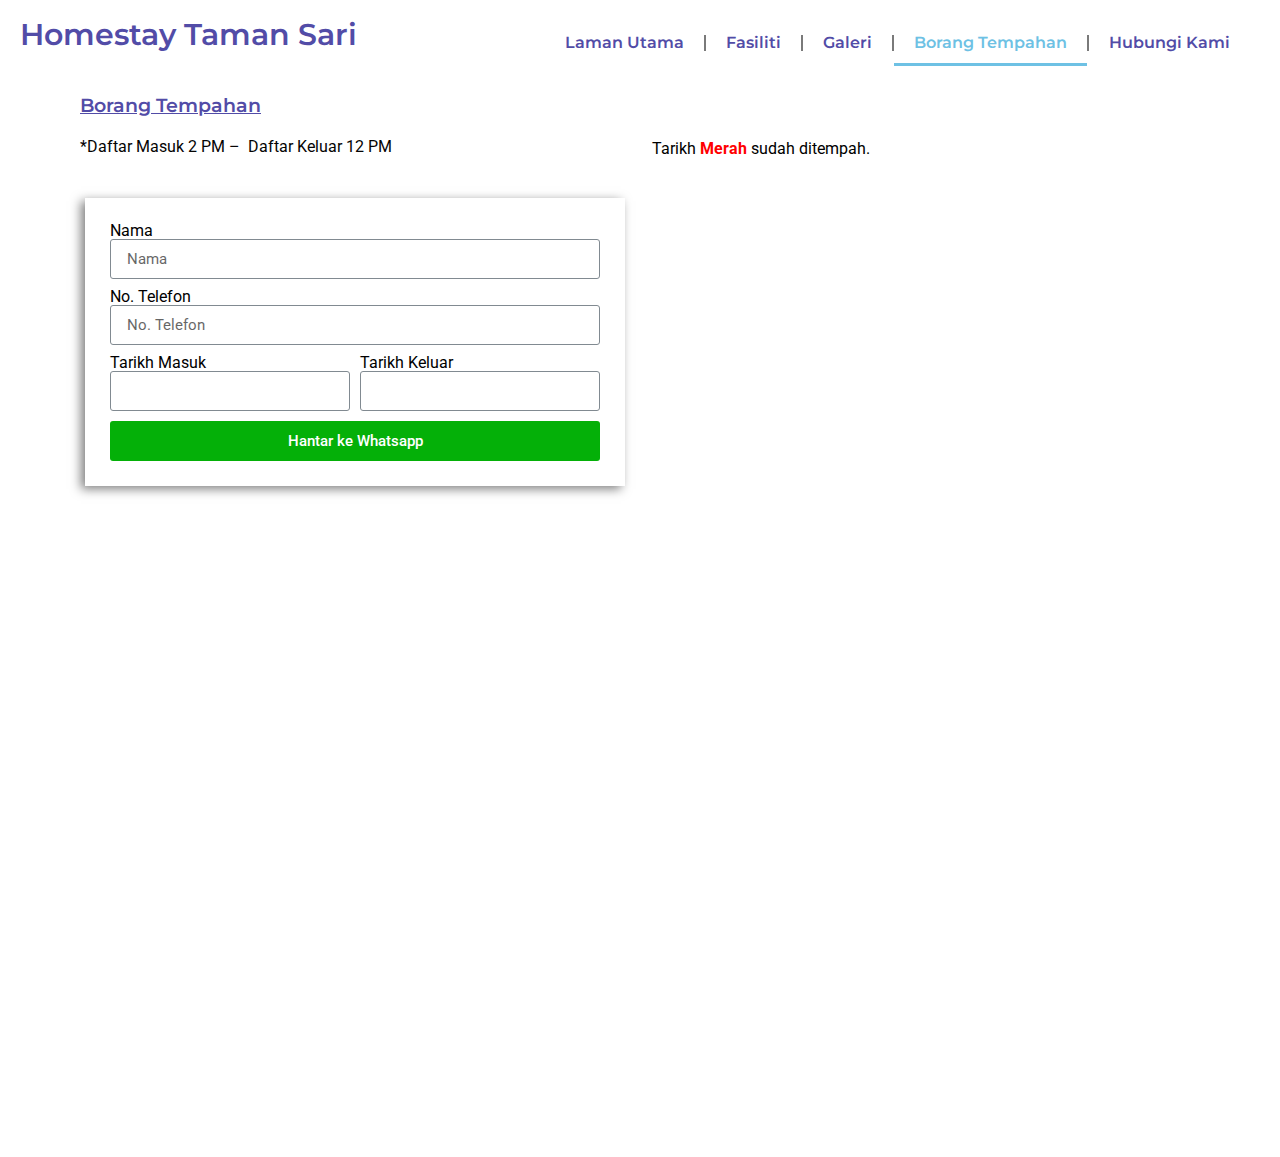
<file: borang-tempahan/index.html>
<!DOCTYPE html>
<html lang="en-US">
<head>
	<meta charset="UTF-8">
	<meta name="viewport" content="width=device-width, initial-scale=1">
	<link rel="profile" href="https://gmpg.org/xfn/11">
	<title>Borang Tempahan &#8211; Homestay Taman Sari</title>
<meta name="robots" content="max-image-preview:large">
<link rel="alternate" type="application/rss+xml" title="Homestay Taman Sari &raquo; Feed" href="https://shamsukri.github.io/homestay/feed/">
<link rel="alternate" type="application/rss+xml" title="Homestay Taman Sari &raquo; Comments Feed" href="https://shamsukri.github.io/homestay/comments/feed/">
<script>
window._wpemojiSettings = {"baseUrl":"https:\/\/s.w.org\/images\/core\/emoji\/14.0.0\/72x72\/","ext":".png","svgUrl":"https:\/\/s.w.org\/images\/core\/emoji\/14.0.0\/svg\/","svgExt":".svg","source":{"concatemoji":"https:\/\/shamsukri.github.io\/homestay\/wp-includes\/js\/wp-emoji-release.min.js?ver=6.2"}};
/*! This file is auto-generated */
!function(e,a,t){var n,r,o,i=a.createElement("canvas"),p=i.getContext&&i.getContext("2d");function s(e,t){p.clearRect(0,0,i.width,i.height),p.fillText(e,0,0);e=i.toDataURL();return p.clearRect(0,0,i.width,i.height),p.fillText(t,0,0),e===i.toDataURL()}function c(e){var t=a.createElement("script");t.src=e,t.defer=t.type="text/javascript",a.getElementsByTagName("head")[0].appendChild(t)}for(o=Array("flag","emoji"),t.supports={everything:!0,everythingExceptFlag:!0},r=0;r<o.length;r++)t.supports[o[r]]=function(e){if(p&&p.fillText)switch(p.textBaseline="top",p.font="600 32px Arial",e){case"flag":return s("🏳️‍⚧️","🏳️​⚧️")?!1:!s("🇺🇳","🇺​🇳")&&!s("🏴󠁧󠁢󠁥󠁮󠁧󠁿","🏴​󠁧​󠁢​󠁥​󠁮​󠁧​󠁿");case"emoji":return!s("🫱🏻‍🫲🏿","🫱🏻​🫲🏿")}return!1}(o[r]),t.supports.everything=t.supports.everything&&t.supports[o[r]],"flag"!==o[r]&&(t.supports.everythingExceptFlag=t.supports.everythingExceptFlag&&t.supports[o[r]]);t.supports.everythingExceptFlag=t.supports.everythingExceptFlag&&!t.supports.flag,t.DOMReady=!1,t.readyCallback=function(){t.DOMReady=!0},t.supports.everything||(n=function(){t.readyCallback()},a.addEventListener?(a.addEventListener("DOMContentLoaded",n,!1),e.addEventListener("load",n,!1)):(e.attachEvent("onload",n),a.attachEvent("onreadystatechange",function(){"complete"===a.readyState&&t.readyCallback()})),(e=t.source||{}).concatemoji?c(e.concatemoji):e.wpemoji&&e.twemoji&&(c(e.twemoji),c(e.wpemoji)))}(window,document,window._wpemojiSettings);
</script>
<style>img.wp-smiley,
img.emoji {
	display: inline !important;
	border: none !important;
	box-shadow: none !important;
	height: 1em !important;
	width: 1em !important;
	margin: 0 0.07em !important;
	vertical-align: -0.1em !important;
	background: none !important;
	padding: 0 !important;
}</style>
	<link rel="stylesheet" id="wp-block-library-css" href="https://shamsukri.github.io/homestay/wp-includes/css/dist/block-library/style.min.css?ver=6.2" media="all">
<link rel="stylesheet" id="classic-theme-styles-css" href="https://shamsukri.github.io/homestay/wp-includes/css/classic-themes.min.css?ver=6.2" media="all">
<style id="global-styles-inline-css">body{--wp--preset--color--black: #000000;--wp--preset--color--cyan-bluish-gray: #abb8c3;--wp--preset--color--white: #ffffff;--wp--preset--color--pale-pink: #f78da7;--wp--preset--color--vivid-red: #cf2e2e;--wp--preset--color--luminous-vivid-orange: #ff6900;--wp--preset--color--luminous-vivid-amber: #fcb900;--wp--preset--color--light-green-cyan: #7bdcb5;--wp--preset--color--vivid-green-cyan: #00d084;--wp--preset--color--pale-cyan-blue: #8ed1fc;--wp--preset--color--vivid-cyan-blue: #0693e3;--wp--preset--color--vivid-purple: #9b51e0;--wp--preset--gradient--vivid-cyan-blue-to-vivid-purple: linear-gradient(135deg,rgba(6,147,227,1) 0%,rgb(155,81,224) 100%);--wp--preset--gradient--light-green-cyan-to-vivid-green-cyan: linear-gradient(135deg,rgb(122,220,180) 0%,rgb(0,208,130) 100%);--wp--preset--gradient--luminous-vivid-amber-to-luminous-vivid-orange: linear-gradient(135deg,rgba(252,185,0,1) 0%,rgba(255,105,0,1) 100%);--wp--preset--gradient--luminous-vivid-orange-to-vivid-red: linear-gradient(135deg,rgba(255,105,0,1) 0%,rgb(207,46,46) 100%);--wp--preset--gradient--very-light-gray-to-cyan-bluish-gray: linear-gradient(135deg,rgb(238,238,238) 0%,rgb(169,184,195) 100%);--wp--preset--gradient--cool-to-warm-spectrum: linear-gradient(135deg,rgb(74,234,220) 0%,rgb(151,120,209) 20%,rgb(207,42,186) 40%,rgb(238,44,130) 60%,rgb(251,105,98) 80%,rgb(254,248,76) 100%);--wp--preset--gradient--blush-light-purple: linear-gradient(135deg,rgb(255,206,236) 0%,rgb(152,150,240) 100%);--wp--preset--gradient--blush-bordeaux: linear-gradient(135deg,rgb(254,205,165) 0%,rgb(254,45,45) 50%,rgb(107,0,62) 100%);--wp--preset--gradient--luminous-dusk: linear-gradient(135deg,rgb(255,203,112) 0%,rgb(199,81,192) 50%,rgb(65,88,208) 100%);--wp--preset--gradient--pale-ocean: linear-gradient(135deg,rgb(255,245,203) 0%,rgb(182,227,212) 50%,rgb(51,167,181) 100%);--wp--preset--gradient--electric-grass: linear-gradient(135deg,rgb(202,248,128) 0%,rgb(113,206,126) 100%);--wp--preset--gradient--midnight: linear-gradient(135deg,rgb(2,3,129) 0%,rgb(40,116,252) 100%);--wp--preset--duotone--dark-grayscale: url('#wp-duotone-dark-grayscale');--wp--preset--duotone--grayscale: url('#wp-duotone-grayscale');--wp--preset--duotone--purple-yellow: url('#wp-duotone-purple-yellow');--wp--preset--duotone--blue-red: url('#wp-duotone-blue-red');--wp--preset--duotone--midnight: url('#wp-duotone-midnight');--wp--preset--duotone--magenta-yellow: url('#wp-duotone-magenta-yellow');--wp--preset--duotone--purple-green: url('#wp-duotone-purple-green');--wp--preset--duotone--blue-orange: url('#wp-duotone-blue-orange');--wp--preset--font-size--small: 13px;--wp--preset--font-size--medium: 20px;--wp--preset--font-size--large: 36px;--wp--preset--font-size--x-large: 42px;--wp--preset--spacing--20: 0.44rem;--wp--preset--spacing--30: 0.67rem;--wp--preset--spacing--40: 1rem;--wp--preset--spacing--50: 1.5rem;--wp--preset--spacing--60: 2.25rem;--wp--preset--spacing--70: 3.38rem;--wp--preset--spacing--80: 5.06rem;--wp--preset--shadow--natural: 6px 6px 9px rgba(0, 0, 0, 0.2);--wp--preset--shadow--deep: 12px 12px 50px rgba(0, 0, 0, 0.4);--wp--preset--shadow--sharp: 6px 6px 0px rgba(0, 0, 0, 0.2);--wp--preset--shadow--outlined: 6px 6px 0px -3px rgba(255, 255, 255, 1), 6px 6px rgba(0, 0, 0, 1);--wp--preset--shadow--crisp: 6px 6px 0px rgba(0, 0, 0, 1);}:where(.is-layout-flex){gap: 0.5em;}body .is-layout-flow > .alignleft{float: left;margin-inline-start: 0;margin-inline-end: 2em;}body .is-layout-flow > .alignright{float: right;margin-inline-start: 2em;margin-inline-end: 0;}body .is-layout-flow > .aligncenter{margin-left: auto !important;margin-right: auto !important;}body .is-layout-constrained > .alignleft{float: left;margin-inline-start: 0;margin-inline-end: 2em;}body .is-layout-constrained > .alignright{float: right;margin-inline-start: 2em;margin-inline-end: 0;}body .is-layout-constrained > .aligncenter{margin-left: auto !important;margin-right: auto !important;}body .is-layout-constrained > :where(:not(.alignleft):not(.alignright):not(.alignfull)){max-width: var(--wp--style--global--content-size);margin-left: auto !important;margin-right: auto !important;}body .is-layout-constrained > .alignwide{max-width: var(--wp--style--global--wide-size);}body .is-layout-flex{display: flex;}body .is-layout-flex{flex-wrap: wrap;align-items: center;}body .is-layout-flex > *{margin: 0;}:where(.wp-block-columns.is-layout-flex){gap: 2em;}.has-black-color{color: var(--wp--preset--color--black) !important;}.has-cyan-bluish-gray-color{color: var(--wp--preset--color--cyan-bluish-gray) !important;}.has-white-color{color: var(--wp--preset--color--white) !important;}.has-pale-pink-color{color: var(--wp--preset--color--pale-pink) !important;}.has-vivid-red-color{color: var(--wp--preset--color--vivid-red) !important;}.has-luminous-vivid-orange-color{color: var(--wp--preset--color--luminous-vivid-orange) !important;}.has-luminous-vivid-amber-color{color: var(--wp--preset--color--luminous-vivid-amber) !important;}.has-light-green-cyan-color{color: var(--wp--preset--color--light-green-cyan) !important;}.has-vivid-green-cyan-color{color: var(--wp--preset--color--vivid-green-cyan) !important;}.has-pale-cyan-blue-color{color: var(--wp--preset--color--pale-cyan-blue) !important;}.has-vivid-cyan-blue-color{color: var(--wp--preset--color--vivid-cyan-blue) !important;}.has-vivid-purple-color{color: var(--wp--preset--color--vivid-purple) !important;}.has-black-background-color{background-color: var(--wp--preset--color--black) !important;}.has-cyan-bluish-gray-background-color{background-color: var(--wp--preset--color--cyan-bluish-gray) !important;}.has-white-background-color{background-color: var(--wp--preset--color--white) !important;}.has-pale-pink-background-color{background-color: var(--wp--preset--color--pale-pink) !important;}.has-vivid-red-background-color{background-color: var(--wp--preset--color--vivid-red) !important;}.has-luminous-vivid-orange-background-color{background-color: var(--wp--preset--color--luminous-vivid-orange) !important;}.has-luminous-vivid-amber-background-color{background-color: var(--wp--preset--color--luminous-vivid-amber) !important;}.has-light-green-cyan-background-color{background-color: var(--wp--preset--color--light-green-cyan) !important;}.has-vivid-green-cyan-background-color{background-color: var(--wp--preset--color--vivid-green-cyan) !important;}.has-pale-cyan-blue-background-color{background-color: var(--wp--preset--color--pale-cyan-blue) !important;}.has-vivid-cyan-blue-background-color{background-color: var(--wp--preset--color--vivid-cyan-blue) !important;}.has-vivid-purple-background-color{background-color: var(--wp--preset--color--vivid-purple) !important;}.has-black-border-color{border-color: var(--wp--preset--color--black) !important;}.has-cyan-bluish-gray-border-color{border-color: var(--wp--preset--color--cyan-bluish-gray) !important;}.has-white-border-color{border-color: var(--wp--preset--color--white) !important;}.has-pale-pink-border-color{border-color: var(--wp--preset--color--pale-pink) !important;}.has-vivid-red-border-color{border-color: var(--wp--preset--color--vivid-red) !important;}.has-luminous-vivid-orange-border-color{border-color: var(--wp--preset--color--luminous-vivid-orange) !important;}.has-luminous-vivid-amber-border-color{border-color: var(--wp--preset--color--luminous-vivid-amber) !important;}.has-light-green-cyan-border-color{border-color: var(--wp--preset--color--light-green-cyan) !important;}.has-vivid-green-cyan-border-color{border-color: var(--wp--preset--color--vivid-green-cyan) !important;}.has-pale-cyan-blue-border-color{border-color: var(--wp--preset--color--pale-cyan-blue) !important;}.has-vivid-cyan-blue-border-color{border-color: var(--wp--preset--color--vivid-cyan-blue) !important;}.has-vivid-purple-border-color{border-color: var(--wp--preset--color--vivid-purple) !important;}.has-vivid-cyan-blue-to-vivid-purple-gradient-background{background: var(--wp--preset--gradient--vivid-cyan-blue-to-vivid-purple) !important;}.has-light-green-cyan-to-vivid-green-cyan-gradient-background{background: var(--wp--preset--gradient--light-green-cyan-to-vivid-green-cyan) !important;}.has-luminous-vivid-amber-to-luminous-vivid-orange-gradient-background{background: var(--wp--preset--gradient--luminous-vivid-amber-to-luminous-vivid-orange) !important;}.has-luminous-vivid-orange-to-vivid-red-gradient-background{background: var(--wp--preset--gradient--luminous-vivid-orange-to-vivid-red) !important;}.has-very-light-gray-to-cyan-bluish-gray-gradient-background{background: var(--wp--preset--gradient--very-light-gray-to-cyan-bluish-gray) !important;}.has-cool-to-warm-spectrum-gradient-background{background: var(--wp--preset--gradient--cool-to-warm-spectrum) !important;}.has-blush-light-purple-gradient-background{background: var(--wp--preset--gradient--blush-light-purple) !important;}.has-blush-bordeaux-gradient-background{background: var(--wp--preset--gradient--blush-bordeaux) !important;}.has-luminous-dusk-gradient-background{background: var(--wp--preset--gradient--luminous-dusk) !important;}.has-pale-ocean-gradient-background{background: var(--wp--preset--gradient--pale-ocean) !important;}.has-electric-grass-gradient-background{background: var(--wp--preset--gradient--electric-grass) !important;}.has-midnight-gradient-background{background: var(--wp--preset--gradient--midnight) !important;}.has-small-font-size{font-size: var(--wp--preset--font-size--small) !important;}.has-medium-font-size{font-size: var(--wp--preset--font-size--medium) !important;}.has-large-font-size{font-size: var(--wp--preset--font-size--large) !important;}.has-x-large-font-size{font-size: var(--wp--preset--font-size--x-large) !important;}
.wp-block-navigation a:where(:not(.wp-element-button)){color: inherit;}
:where(.wp-block-columns.is-layout-flex){gap: 2em;}
.wp-block-pullquote{font-size: 1.5em;line-height: 1.6;}</style>
<link rel="stylesheet" id="hello-elementor-css" href="https://shamsukri.github.io/homestay/wp-content/themes/hello-elementor/style.min.css?ver=2.7.1" media="all">
<link rel="stylesheet" id="hello-elementor-theme-style-css" href="https://shamsukri.github.io/homestay/wp-content/themes/hello-elementor/theme.min.css?ver=2.7.1" media="all">
<link rel="stylesheet" id="elementor-frontend-css" href="https://shamsukri.github.io/homestay/wp-content/plugins/elementor/assets/css/frontend-lite.min.css?ver=3.11.5" media="all">
<link rel="stylesheet" id="elementor-post-5-css" href="https://shamsukri.github.io/homestay/wp-content/uploads/elementor/css/post-5.css?ver=1680831437" media="all">
<link rel="stylesheet" id="elementor-icons-css" href="https://shamsukri.github.io/homestay/wp-content/plugins/elementor/assets/lib/eicons/css/elementor-icons.min.css?ver=5.18.0" media="all">
<link rel="stylesheet" id="swiper-css" href="https://shamsukri.github.io/homestay/wp-content/plugins/elementor/assets/lib/swiper/v8/css/swiper.min.css?ver=8.4.5" media="all">
<link rel="stylesheet" id="elementor-pro-css" href="https://shamsukri.github.io/homestay/wp-content/plugins/elementor-pro/assets/css/frontend-lite.min.css?ver=3.11.6" media="all">
<link rel="stylesheet" id="elementor-global-css" href="https://shamsukri.github.io/homestay/wp-content/uploads/elementor/css/global.css?ver=1680831438" media="all">
<link rel="stylesheet" id="elementor-post-98-css" href="https://shamsukri.github.io/homestay/wp-content/uploads/elementor/css/post-98.css?ver=1680832202" media="all">
<link rel="stylesheet" id="elementor-post-359-css" href="https://shamsukri.github.io/homestay/wp-content/uploads/elementor/css/post-359.css?ver=1680831439" media="all">
<link rel="stylesheet" id="google-fonts-1-css" href="https://fonts.googleapis.com/css?family=Montserrat%3A100%2C100italic%2C200%2C200italic%2C300%2C300italic%2C400%2C400italic%2C500%2C500italic%2C600%2C600italic%2C700%2C700italic%2C800%2C800italic%2C900%2C900italic%7CRoboto+Slab%3A100%2C100italic%2C200%2C200italic%2C300%2C300italic%2C400%2C400italic%2C500%2C500italic%2C600%2C600italic%2C700%2C700italic%2C800%2C800italic%2C900%2C900italic%7CRoboto%3A100%2C100italic%2C200%2C200italic%2C300%2C300italic%2C400%2C400italic%2C500%2C500italic%2C600%2C600italic%2C700%2C700italic%2C800%2C800italic%2C900%2C900italic&#038;display=swap&#038;ver=6.2" media="all">
<link rel="stylesheet" id="elementor-icons-shared-0-css" href="https://shamsukri.github.io/homestay/wp-content/plugins/elementor/assets/lib/font-awesome/css/fontawesome.min.css?ver=5.15.3" media="all">
<link rel="stylesheet" id="elementor-icons-fa-solid-css" href="https://shamsukri.github.io/homestay/wp-content/plugins/elementor/assets/lib/font-awesome/css/solid.min.css?ver=5.15.3" media="all">
<link rel="preconnect" href="https://fonts.gstatic.com/" crossorigin>
<script src="https://shamsukri.github.io/homestay/wp-includes/js/jquery/jquery.min.js?ver=3.6.3" id="jquery-core-js"></script>
<script src="https://shamsukri.github.io/homestay/wp-includes/js/jquery/jquery-migrate.min.js?ver=3.4.0" id="jquery-migrate-js"></script>
<link rel="https://api.w.org/" href="https://shamsukri.github.io/homestay/wp-json/">
<link rel="alternate" type="application/json" href="https://shamsukri.github.io/homestay/wp-json/wp/v2/pages/98">
<link rel="EditURI" type="application/rsd+xml" title="RSD" href="https://shamsukri.github.io/homestay/xmlrpc.php?rsd">
<link rel="wlwmanifest" type="application/wlwmanifest+xml" href="https://shamsukri.github.io/homestay/wp-includes/wlwmanifest.xml">
<meta name="generator" content="WordPress 6.2">
<link rel="canonical" href="https://shamsukri.github.io/homestay/borang-tempahan/">
<link rel="shortlink" href="https://shamsukri.github.io/homestay/?p=98">
<link rel="alternate" type="application/json+oembed" href="https://shamsukri.github.io/homestay/wp-json/oembed/1.0/embed?url=https%3A%2F%2Fshamsukri.github.io%2Fhomestay%2Fborang-tempahan%2F">
<link rel="alternate" type="text/xml+oembed" href="https://shamsukri.github.io/homestay/wp-json/oembed/1.0/embed?url=https%3A%2F%2Fshamsukri.github.io%2Fhomestay%2Fborang-tempahan%2F#038;format=xml">
<meta name="generator" content="Elementor 3.11.5; features: e_dom_optimization, e_optimized_assets_loading, e_optimized_css_loading, a11y_improvements, additional_custom_breakpoints; settings: css_print_method-external, google_font-enabled, font_display-swap">
</head>
<body class="page-template-default page page-id-98 elementor-default elementor-kit-5 elementor-page elementor-page-98">

<svg xmlns="http://www.w3.org/2000/svg" viewbox="0 0 0 0" width="0" height="0" focusable="false" role="none" style="visibility: hidden; position: absolute; left: -9999px; overflow: hidden;"><defs><filter id="wp-duotone-dark-grayscale"><fecolormatrix color-interpolation-filters="sRGB" type="matrix" values=" .299 .587 .114 0 0 .299 .587 .114 0 0 .299 .587 .114 0 0 .299 .587 .114 0 0 "></fecolormatrix><fecomponenttransfer color-interpolation-filters="sRGB"><fefuncr type="table" tablevalues="0 0.49803921568627"></fefuncr><fefuncg type="table" tablevalues="0 0.49803921568627"></fefuncg><fefuncb type="table" tablevalues="0 0.49803921568627"></fefuncb><fefunca type="table" tablevalues="1 1"></fefunca></fecomponenttransfer><fecomposite in2="SourceGraphic" operator="in"></fecomposite></filter></defs></svg><svg xmlns="http://www.w3.org/2000/svg" viewbox="0 0 0 0" width="0" height="0" focusable="false" role="none" style="visibility: hidden; position: absolute; left: -9999px; overflow: hidden;"><defs><filter id="wp-duotone-grayscale"><fecolormatrix color-interpolation-filters="sRGB" type="matrix" values=" .299 .587 .114 0 0 .299 .587 .114 0 0 .299 .587 .114 0 0 .299 .587 .114 0 0 "></fecolormatrix><fecomponenttransfer color-interpolation-filters="sRGB"><fefuncr type="table" tablevalues="0 1"></fefuncr><fefuncg type="table" tablevalues="0 1"></fefuncg><fefuncb type="table" tablevalues="0 1"></fefuncb><fefunca type="table" tablevalues="1 1"></fefunca></fecomponenttransfer><fecomposite in2="SourceGraphic" operator="in"></fecomposite></filter></defs></svg><svg xmlns="http://www.w3.org/2000/svg" viewbox="0 0 0 0" width="0" height="0" focusable="false" role="none" style="visibility: hidden; position: absolute; left: -9999px; overflow: hidden;"><defs><filter id="wp-duotone-purple-yellow"><fecolormatrix color-interpolation-filters="sRGB" type="matrix" values=" .299 .587 .114 0 0 .299 .587 .114 0 0 .299 .587 .114 0 0 .299 .587 .114 0 0 "></fecolormatrix><fecomponenttransfer color-interpolation-filters="sRGB"><fefuncr type="table" tablevalues="0.54901960784314 0.98823529411765"></fefuncr><fefuncg type="table" tablevalues="0 1"></fefuncg><fefuncb type="table" tablevalues="0.71764705882353 0.25490196078431"></fefuncb><fefunca type="table" tablevalues="1 1"></fefunca></fecomponenttransfer><fecomposite in2="SourceGraphic" operator="in"></fecomposite></filter></defs></svg><svg xmlns="http://www.w3.org/2000/svg" viewbox="0 0 0 0" width="0" height="0" focusable="false" role="none" style="visibility: hidden; position: absolute; left: -9999px; overflow: hidden;"><defs><filter id="wp-duotone-blue-red"><fecolormatrix color-interpolation-filters="sRGB" type="matrix" values=" .299 .587 .114 0 0 .299 .587 .114 0 0 .299 .587 .114 0 0 .299 .587 .114 0 0 "></fecolormatrix><fecomponenttransfer color-interpolation-filters="sRGB"><fefuncr type="table" tablevalues="0 1"></fefuncr><fefuncg type="table" tablevalues="0 0.27843137254902"></fefuncg><fefuncb type="table" tablevalues="0.5921568627451 0.27843137254902"></fefuncb><fefunca type="table" tablevalues="1 1"></fefunca></fecomponenttransfer><fecomposite in2="SourceGraphic" operator="in"></fecomposite></filter></defs></svg><svg xmlns="http://www.w3.org/2000/svg" viewbox="0 0 0 0" width="0" height="0" focusable="false" role="none" style="visibility: hidden; position: absolute; left: -9999px; overflow: hidden;"><defs><filter id="wp-duotone-midnight"><fecolormatrix color-interpolation-filters="sRGB" type="matrix" values=" .299 .587 .114 0 0 .299 .587 .114 0 0 .299 .587 .114 0 0 .299 .587 .114 0 0 "></fecolormatrix><fecomponenttransfer color-interpolation-filters="sRGB"><fefuncr type="table" tablevalues="0 0"></fefuncr><fefuncg type="table" tablevalues="0 0.64705882352941"></fefuncg><fefuncb type="table" tablevalues="0 1"></fefuncb><fefunca type="table" tablevalues="1 1"></fefunca></fecomponenttransfer><fecomposite in2="SourceGraphic" operator="in"></fecomposite></filter></defs></svg><svg xmlns="http://www.w3.org/2000/svg" viewbox="0 0 0 0" width="0" height="0" focusable="false" role="none" style="visibility: hidden; position: absolute; left: -9999px; overflow: hidden;"><defs><filter id="wp-duotone-magenta-yellow"><fecolormatrix color-interpolation-filters="sRGB" type="matrix" values=" .299 .587 .114 0 0 .299 .587 .114 0 0 .299 .587 .114 0 0 .299 .587 .114 0 0 "></fecolormatrix><fecomponenttransfer color-interpolation-filters="sRGB"><fefuncr type="table" tablevalues="0.78039215686275 1"></fefuncr><fefuncg type="table" tablevalues="0 0.94901960784314"></fefuncg><fefuncb type="table" tablevalues="0.35294117647059 0.47058823529412"></fefuncb><fefunca type="table" tablevalues="1 1"></fefunca></fecomponenttransfer><fecomposite in2="SourceGraphic" operator="in"></fecomposite></filter></defs></svg><svg xmlns="http://www.w3.org/2000/svg" viewbox="0 0 0 0" width="0" height="0" focusable="false" role="none" style="visibility: hidden; position: absolute; left: -9999px; overflow: hidden;"><defs><filter id="wp-duotone-purple-green"><fecolormatrix color-interpolation-filters="sRGB" type="matrix" values=" .299 .587 .114 0 0 .299 .587 .114 0 0 .299 .587 .114 0 0 .299 .587 .114 0 0 "></fecolormatrix><fecomponenttransfer color-interpolation-filters="sRGB"><fefuncr type="table" tablevalues="0.65098039215686 0.40392156862745"></fefuncr><fefuncg type="table" tablevalues="0 1"></fefuncg><fefuncb type="table" tablevalues="0.44705882352941 0.4"></fefuncb><fefunca type="table" tablevalues="1 1"></fefunca></fecomponenttransfer><fecomposite in2="SourceGraphic" operator="in"></fecomposite></filter></defs></svg><svg xmlns="http://www.w3.org/2000/svg" viewbox="0 0 0 0" width="0" height="0" focusable="false" role="none" style="visibility: hidden; position: absolute; left: -9999px; overflow: hidden;"><defs><filter id="wp-duotone-blue-orange"><fecolormatrix color-interpolation-filters="sRGB" type="matrix" values=" .299 .587 .114 0 0 .299 .587 .114 0 0 .299 .587 .114 0 0 .299 .587 .114 0 0 "></fecolormatrix><fecomponenttransfer color-interpolation-filters="sRGB"><fefuncr type="table" tablevalues="0.098039215686275 1"></fefuncr><fefuncg type="table" tablevalues="0 0.66274509803922"></fefuncg><fefuncb type="table" tablevalues="0.84705882352941 0.41960784313725"></fefuncb><fefunca type="table" tablevalues="1 1"></fefunca></fecomponenttransfer><fecomposite in2="SourceGraphic" operator="in"></fecomposite></filter></defs></svg>
<a class="skip-link screen-reader-text" href="#content">Skip to content</a>

		<div data-elementor-type="header" data-elementor-id="359" class="elementor elementor-359 elementor-location-header">
						<div class="elementor-element elementor-element-529812d e-con-full e-con" data-id="529812d" data-element_type="container" data-settings="{&quot;content_width&quot;:&quot;full&quot;}">
		<div class="elementor-element elementor-element-e5b0c48 e-con-full e-con" data-id="e5b0c48" data-element_type="container" data-settings="{&quot;content_width&quot;:&quot;full&quot;}">
				<div class="elementor-element elementor-element-89ade6c elementor-widget elementor-widget-theme-site-title elementor-widget-heading" data-id="89ade6c" data-element_type="widget" data-widget_type="theme-site-title.default">
				<div class="elementor-widget-container">
			<style>/*! elementor - v3.11.5 - 14-03-2023 */
.elementor-heading-title{padding:0;margin:0;line-height:1}.elementor-widget-heading .elementor-heading-title[class*=elementor-size-]>a{color:inherit;font-size:inherit;line-height:inherit}.elementor-widget-heading .elementor-heading-title.elementor-size-small{font-size:15px}.elementor-widget-heading .elementor-heading-title.elementor-size-medium{font-size:19px}.elementor-widget-heading .elementor-heading-title.elementor-size-large{font-size:29px}.elementor-widget-heading .elementor-heading-title.elementor-size-xl{font-size:39px}.elementor-widget-heading .elementor-heading-title.elementor-size-xxl{font-size:59px}</style>
<h4 class="elementor-heading-title elementor-size-default"><a href="https://shamsukri.github.io/homestay">Homestay Taman Sari</a></h4>		</div>
				</div>
				</div>
		<div class="elementor-element elementor-element-ba41461 e-con-full e-con" data-id="ba41461" data-element_type="container" data-settings="{&quot;content_width&quot;:&quot;full&quot;}">
				<div class="elementor-element elementor-element-f2b939c elementor-nav-menu__align-right elementor-widget__width-auto elementor-nav-menu--dropdown-tablet elementor-nav-menu__text-align-aside elementor-nav-menu--toggle elementor-nav-menu--burger elementor-widget elementor-widget-nav-menu" data-id="f2b939c" data-element_type="widget" data-settings="{&quot;layout&quot;:&quot;horizontal&quot;,&quot;submenu_icon&quot;:{&quot;value&quot;:&quot;&lt;i class=\&quot;fas fa-caret-down\&quot;&gt;&lt;\/i&gt;&quot;,&quot;library&quot;:&quot;fa-solid&quot;},&quot;toggle&quot;:&quot;burger&quot;}" data-widget_type="nav-menu.default">
				<div class="elementor-widget-container">
			<link rel="stylesheet" href="https://shamsukri.github.io/homestay/wp-content/plugins/elementor-pro/assets/css/widget-nav-menu.min.css">			<nav class="elementor-nav-menu--main elementor-nav-menu__container elementor-nav-menu--layout-horizontal e--pointer-underline e--animation-fade">
				<ul id="menu-1-f2b939c" class="elementor-nav-menu">
<li class="menu-item menu-item-type-post_type menu-item-object-page menu-item-home menu-item-749"><a href="https://shamsukri.github.io/homestay/" class="elementor-item">Laman Utama</a></li>
<li class="menu-item menu-item-type-post_type menu-item-object-page menu-item-559"><a href="https://shamsukri.github.io/homestay/fasiliti/" class="elementor-item">Fasiliti</a></li>
<li class="menu-item menu-item-type-custom menu-item-object-custom menu-item-747"><a href="https://shamsukri.github.io/homestay/fasiliti#galeri" class="elementor-item elementor-item-anchor">Galeri</a></li>
<li class="menu-item menu-item-type-post_type menu-item-object-page current-menu-item page_item page-item-98 current_page_item menu-item-560"><a href="https://shamsukri.github.io/homestay/borang-tempahan/" aria-current="page" class="elementor-item elementor-item-active">Borang Tempahan</a></li>
<li class="menu-item menu-item-type-post_type menu-item-object-page menu-item-573"><a href="https://shamsukri.github.io/homestay/hubungi-kami/" class="elementor-item">Hubungi Kami</a></li>
</ul>			</nav>
					<div class="elementor-menu-toggle" role="button" tabindex="0" aria-label="Menu Toggle" aria-expanded="false">
			<i aria-hidden="true" role="presentation" class="elementor-menu-toggle__icon--open eicon-menu-bar"></i><i aria-hidden="true" role="presentation" class="elementor-menu-toggle__icon--close eicon-close"></i>			<span class="elementor-screen-only">Menu</span>
		</div>
					<nav class="elementor-nav-menu--dropdown elementor-nav-menu__container" aria-hidden="true">
				<ul id="menu-2-f2b939c" class="elementor-nav-menu">
<li class="menu-item menu-item-type-post_type menu-item-object-page menu-item-home menu-item-749"><a href="https://shamsukri.github.io/homestay/" class="elementor-item" tabindex="-1">Laman Utama</a></li>
<li class="menu-item menu-item-type-post_type menu-item-object-page menu-item-559"><a href="https://shamsukri.github.io/homestay/fasiliti/" class="elementor-item" tabindex="-1">Fasiliti</a></li>
<li class="menu-item menu-item-type-custom menu-item-object-custom menu-item-747"><a href="https://shamsukri.github.io/homestay/fasiliti#galeri" class="elementor-item elementor-item-anchor" tabindex="-1">Galeri</a></li>
<li class="menu-item menu-item-type-post_type menu-item-object-page current-menu-item page_item page-item-98 current_page_item menu-item-560"><a href="https://shamsukri.github.io/homestay/borang-tempahan/" aria-current="page" class="elementor-item elementor-item-active" tabindex="-1">Borang Tempahan</a></li>
<li class="menu-item menu-item-type-post_type menu-item-object-page menu-item-573"><a href="https://shamsukri.github.io/homestay/hubungi-kami/" class="elementor-item" tabindex="-1">Hubungi Kami</a></li>
</ul>			</nav>
				</div>
				</div>
				</div>
				</div>
						</div>
		
<main id="content" class="site-main post-98 page type-page status-publish hentry">
			<header class="page-header">
			<h1 class="entry-title">Borang Tempahan</h1>		</header>
		<div class="page-content">
				<div data-elementor-type="wp-page" data-elementor-id="98" class="elementor elementor-98">
									<section class="elementor-section elementor-top-section elementor-element elementor-element-95289d3 elementor-section-boxed elementor-section-height-default elementor-section-height-default" data-id="95289d3" data-element_type="section">
						<div class="elementor-container elementor-column-gap-default">
					<div class="elementor-column elementor-col-100 elementor-top-column elementor-element elementor-element-2684fd3" data-id="2684fd3" data-element_type="column">
			<div class="elementor-widget-wrap elementor-element-populated">
								<div class="elementor-element elementor-element-55421a9 elementor-widget elementor-widget-theme-page-title elementor-page-title elementor-widget-heading" data-id="55421a9" data-element_type="widget" data-widget_type="theme-page-title.default">
				<div class="elementor-widget-container">
			<h3 class="elementor-heading-title elementor-size-medium">Borang Tempahan</h3>		</div>
				</div>
					</div>
		</div>
							</div>
		</section>
				<section class="elementor-section elementor-top-section elementor-element elementor-element-5f0e793 elementor-section-boxed elementor-section-height-default elementor-section-height-default" data-id="5f0e793" data-element_type="section">
						<div class="elementor-container elementor-column-gap-default">
					<div class="elementor-column elementor-col-50 elementor-top-column elementor-element elementor-element-248a9e8" data-id="248a9e8" data-element_type="column">
			<div class="elementor-widget-wrap elementor-element-populated">
								<div class="elementor-element elementor-element-c6d493c elementor-widget elementor-widget-text-editor" data-id="c6d493c" data-element_type="widget" data-widget_type="text-editor.default">
				<div class="elementor-widget-container">
			<style>/*! elementor - v3.11.5 - 14-03-2023 */
.elementor-widget-text-editor.elementor-drop-cap-view-stacked .elementor-drop-cap{background-color:#818a91;color:#fff}.elementor-widget-text-editor.elementor-drop-cap-view-framed .elementor-drop-cap{color:#818a91;border:3px solid;background-color:transparent}.elementor-widget-text-editor:not(.elementor-drop-cap-view-default) .elementor-drop-cap{margin-top:8px}.elementor-widget-text-editor:not(.elementor-drop-cap-view-default) .elementor-drop-cap-letter{width:1em;height:1em}.elementor-widget-text-editor .elementor-drop-cap{float:left;text-align:center;line-height:1;font-size:50px}.elementor-widget-text-editor .elementor-drop-cap-letter{display:inline-block}</style>				<p>*Daftar Masuk 2 PM –  Daftar Keluar 12 PM</p>						</div>
				</div>
				<div class="elementor-element elementor-element-d79bd86 elementor-button-align-stretch elementor-widget elementor-widget-form" data-id="d79bd86" data-element_type="widget" data-settings="{&quot;step_next_label&quot;:&quot;Next&quot;,&quot;step_previous_label&quot;:&quot;Previous&quot;,&quot;button_width&quot;:&quot;100&quot;,&quot;step_type&quot;:&quot;number_text&quot;,&quot;step_icon_shape&quot;:&quot;circle&quot;}" data-widget_type="form.default">
				<div class="elementor-widget-container">
			<style>/*! elementor-pro - v3.11.6 - 14-03-2023 */
.elementor-button.elementor-hidden,.elementor-hidden{display:none}.e-form__step{width:100%}.e-form__step:not(.elementor-hidden){display:flex;flex-wrap:wrap}.e-form__buttons{flex-wrap:wrap}.e-form__buttons,.e-form__buttons__wrapper{display:flex}.e-form__indicators{display:flex;justify-content:space-between;align-items:center;flex-wrap:nowrap;font-size:13px;margin-bottom:var(--e-form-steps-indicators-spacing)}.e-form__indicators__indicator{display:flex;flex-direction:column;align-items:center;justify-content:center;flex-basis:0;padding:0 var(--e-form-steps-divider-gap)}.e-form__indicators__indicator__progress{width:100%;position:relative;background-color:var(--e-form-steps-indicator-progress-background-color);border-radius:var(--e-form-steps-indicator-progress-border-radius);overflow:hidden}.e-form__indicators__indicator__progress__meter{width:var(--e-form-steps-indicator-progress-meter-width,0);height:var(--e-form-steps-indicator-progress-height);line-height:var(--e-form-steps-indicator-progress-height);padding-right:15px;border-radius:var(--e-form-steps-indicator-progress-border-radius);background-color:var(--e-form-steps-indicator-progress-color);color:var(--e-form-steps-indicator-progress-meter-color);text-align:right;transition:width .1s linear}.e-form__indicators__indicator:first-child{padding-left:0}.e-form__indicators__indicator:last-child{padding-right:0}.e-form__indicators__indicator--state-inactive{color:var(--e-form-steps-indicator-inactive-primary-color,#c2cbd2)}.e-form__indicators__indicator--state-inactive [class*=indicator--shape-]:not(.e-form__indicators__indicator--shape-none){background-color:var(--e-form-steps-indicator-inactive-secondary-color,#fff)}.e-form__indicators__indicator--state-inactive object,.e-form__indicators__indicator--state-inactive svg{fill:var(--e-form-steps-indicator-inactive-primary-color,#c2cbd2)}.e-form__indicators__indicator--state-active{color:var(--e-form-steps-indicator-active-primary-color,#39b54a);border-color:var(--e-form-steps-indicator-active-secondary-color,#fff)}.e-form__indicators__indicator--state-active [class*=indicator--shape-]:not(.e-form__indicators__indicator--shape-none){background-color:var(--e-form-steps-indicator-active-secondary-color,#fff)}.e-form__indicators__indicator--state-active object,.e-form__indicators__indicator--state-active svg{fill:var(--e-form-steps-indicator-active-primary-color,#39b54a)}.e-form__indicators__indicator--state-completed{color:var(--e-form-steps-indicator-completed-secondary-color,#fff)}.e-form__indicators__indicator--state-completed [class*=indicator--shape-]:not(.e-form__indicators__indicator--shape-none){background-color:var(--e-form-steps-indicator-completed-primary-color,#39b54a)}.e-form__indicators__indicator--state-completed .e-form__indicators__indicator__label{color:var(--e-form-steps-indicator-completed-primary-color,#39b54a)}.e-form__indicators__indicator--state-completed .e-form__indicators__indicator--shape-none{color:var(--e-form-steps-indicator-completed-primary-color,#39b54a);background-color:initial}.e-form__indicators__indicator--state-completed object,.e-form__indicators__indicator--state-completed svg{fill:var(--e-form-steps-indicator-completed-secondary-color,#fff)}.e-form__indicators__indicator__icon{width:var(--e-form-steps-indicator-padding,30px);height:var(--e-form-steps-indicator-padding,30px);font-size:var(--e-form-steps-indicator-icon-size);border-width:1px;border-style:solid;display:flex;justify-content:center;align-items:center;overflow:hidden;margin-bottom:10px}.e-form__indicators__indicator__icon img,.e-form__indicators__indicator__icon object,.e-form__indicators__indicator__icon svg{width:var(--e-form-steps-indicator-icon-size);height:auto}.e-form__indicators__indicator__icon .e-font-icon-svg{height:1em}.e-form__indicators__indicator__number{width:var(--e-form-steps-indicator-padding,30px);height:var(--e-form-steps-indicator-padding,30px);border-width:1px;border-style:solid;display:flex;justify-content:center;align-items:center;margin-bottom:10px}.e-form__indicators__indicator--shape-circle{border-radius:50%}.e-form__indicators__indicator--shape-square{border-radius:0}.e-form__indicators__indicator--shape-rounded{border-radius:5px}.e-form__indicators__indicator--shape-none{border:0}.e-form__indicators__indicator__label{text-align:center}.e-form__indicators__indicator__separator{width:100%;height:var(--e-form-steps-divider-width);background-color:#c2cbd2}.e-form__indicators--type-icon,.e-form__indicators--type-icon_text,.e-form__indicators--type-number,.e-form__indicators--type-number_text{align-items:flex-start}.e-form__indicators--type-icon .e-form__indicators__indicator__separator,.e-form__indicators--type-icon_text .e-form__indicators__indicator__separator,.e-form__indicators--type-number .e-form__indicators__indicator__separator,.e-form__indicators--type-number_text .e-form__indicators__indicator__separator{margin-top:calc(var(--e-form-steps-indicator-padding, 30px) / 2 - var(--e-form-steps-divider-width, 1px) / 2)}.elementor-field-type-hidden{display:none}.elementor-field-type-html{display:inline-block}.elementor-login .elementor-lost-password,.elementor-login .elementor-remember-me{font-size:.85em}.elementor-field-type-recaptcha_v3 .elementor-field-label{display:none}.elementor-field-type-recaptcha_v3 .grecaptcha-badge{z-index:1}.elementor-button .elementor-form-spinner{order:3}.elementor-form .elementor-button>span{display:flex;justify-content:center;align-items:center}.elementor-form .elementor-button .elementor-button-text{white-space:normal;flex-grow:0}.elementor-form .elementor-button svg{height:auto}.elementor-form .elementor-button .e-font-icon-svg{height:1em}.elementor-select-wrapper .select-caret-down-wrapper{position:absolute;top:50%;transform:translateY(-50%);inset-inline-end:10px;pointer-events:none;font-size:11px}.elementor-select-wrapper .select-caret-down-wrapper svg{display:unset;width:1em;aspect-ratio:unset;fill:currentColor}.elementor-select-wrapper .select-caret-down-wrapper i{font-size:19px;line-height:2}.elementor-select-wrapper.remove-before:before{content:""!important}</style>		<form class="elementor-form" method="post" name="New Form">
			<input type="hidden" name="post_id" value="98">
			<input type="hidden" name="form_id" value="d79bd86">
			<input type="hidden" name="referer_title" value="Borang Tempahan">

							<input type="hidden" name="queried_id" value="98">
			
			<div class="elementor-form-fields-wrapper elementor-labels-above">
								<div class="elementor-field-type-text elementor-field-group elementor-column elementor-field-group-name elementor-col-100 elementor-field-required">
												<label for="form-field-name" class="elementor-field-label">
								Nama							</label>
														<input size="1" type="text" name="form_fields[name]" id="form-field-name" class="elementor-field elementor-size-sm  elementor-field-textual" placeholder="Nama" required="required" aria-required="true">
											</div>
								<div class="elementor-field-type-text elementor-field-group elementor-column elementor-field-group-telefon elementor-col-100 elementor-field-required">
												<label for="form-field-telefon" class="elementor-field-label">
								No. Telefon							</label>
														<input size="1" type="text" name="form_fields[telefon]" id="form-field-telefon" class="elementor-field elementor-size-sm  elementor-field-textual" placeholder="No. Telefon" required="required" aria-required="true">
											</div>
								<div class="elementor-field-type-date elementor-field-group elementor-column elementor-field-group-masuk elementor-col-50">
												<label for="form-field-masuk" class="elementor-field-label">
								Tarikh Masuk							</label>
						
		<input type="date" name="form_fields[masuk]" id="form-field-masuk" class="elementor-field elementor-size-sm  elementor-field-textual elementor-date-field" pattern="[0-9]{4}-[0-9]{2}-[0-9]{2}">
						</div>
								<div class="elementor-field-type-date elementor-field-group elementor-column elementor-field-group-keluar elementor-col-50">
												<label for="form-field-keluar" class="elementor-field-label">
								Tarikh Keluar							</label>
						
		<input type="date" name="form_fields[keluar]" id="form-field-keluar" class="elementor-field elementor-size-sm  elementor-field-textual elementor-date-field" pattern="[0-9]{4}-[0-9]{2}-[0-9]{2}">
						</div>
								<div class="elementor-field-group elementor-column elementor-field-type-submit elementor-col-100 e-form__buttons">
					<button type="submit" class="elementor-button elementor-size-sm">
						<span>
															<span class=" elementor-button-icon">
																										</span>
																						<span class="elementor-button-text">Hantar ke Whatsapp</span>
													</span>
					</button>
				</div>
			</div>
		</form>
				</div>
				</div>
					</div>
		</div>
				<div class="elementor-column elementor-col-50 elementor-top-column elementor-element elementor-element-3f5b1e6" data-id="3f5b1e6" data-element_type="column">
			<div class="elementor-widget-wrap elementor-element-populated">
								<div class="elementor-element elementor-element-2628f98 elementor-widget elementor-widget-text-editor" data-id="2628f98" data-element_type="widget" data-widget_type="text-editor.default">
				<div class="elementor-widget-container">
							<p>Tarikh <strong><span style="color: #ff0000;">Merah</span> </strong>sudah ditempah.</p>						</div>
				</div>
				<div class="elementor-element elementor-element-c8572af elementor-widget__width-inherit elementor-widget elementor-widget-html" data-id="c8572af" data-element_type="widget" data-widget_type="html.default">
				<div class="elementor-widget-container">
			<iframe src="https://docs.google.com/spreadsheets/d/e/2PACX-1vQ2MNJAYH8ZVrx0NEGdBIG4HqFOCkDcBKIXGIl1-PXzFPr_lrdq46mrGFJ26VB2NaYh5l6ppCqICt7H/pubhtml?gid=0&amp;single=true&amp;widget=true&amp;headers=false" style="height:520px; width=10px"></iframe>		</div>
				</div>
					</div>
		</div>
							</div>
		</section>
		<div class="elementor-element elementor-element-764974f e-con-full e-con" data-id="764974f" data-element_type="container" data-settings="{&quot;content_width&quot;:&quot;full&quot;}">
				<div class="elementor-element elementor-element-76c41e5 elementor-widget elementor-widget-google_maps" data-id="76c41e5" data-element_type="widget" data-widget_type="google_maps.default">
				<div class="elementor-widget-container">
			<style>/*! elementor - v3.11.5 - 14-03-2023 */
.elementor-widget-google_maps .elementor-widget-container{overflow:hidden}.elementor-widget-google_maps .elementor-custom-embed{line-height:0}.elementor-widget-google_maps iframe{height:300px}</style>		<div class="elementor-custom-embed">
			<iframe loading="lazy" src="https://maps.google.com/maps?q=taman%20sari%20homestay%20kota%20bharu&#038;t=m&#038;z=13&#038;output=embed&#038;iwloc=near" title="taman sari homestay kota bharu" aria-label="taman sari homestay kota bharu"></iframe>
		</div>
				</div>
				</div>
				</div>
							</div>
				<div class="post-tags">
					</div>
			</div>

	</main>

	<footer id="site-footer" class="site-footer dynamic-footer " role="contentinfo">
	<div class="footer-inner">
		<div class="site-branding show-logo">
					</div>

					<nav class="site-navigation hide">
				<div class="menu-menu_homestay-container"><ul id="menu-menu_homestay" class="menu">
<li class="menu-item menu-item-type-post_type menu-item-object-page menu-item-home menu-item-749"><a href="https://shamsukri.github.io/homestay/">Laman Utama</a></li>
<li class="menu-item menu-item-type-post_type menu-item-object-page menu-item-559"><a href="https://shamsukri.github.io/homestay/fasiliti/">Fasiliti</a></li>
<li class="menu-item menu-item-type-custom menu-item-object-custom menu-item-747"><a href="https://shamsukri.github.io/homestay/fasiliti#galeri">Galeri</a></li>
<li class="menu-item menu-item-type-post_type menu-item-object-page current-menu-item page_item page-item-98 current_page_item menu-item-560"><a href="https://shamsukri.github.io/homestay/borang-tempahan/" aria-current="page">Borang Tempahan</a></li>
<li class="menu-item menu-item-type-post_type menu-item-object-page menu-item-573"><a href="https://shamsukri.github.io/homestay/hubungi-kami/">Hubungi Kami</a></li>
</ul></div>			</nav>
		
					<div class="copyright hide">
				<p>Copyright Homestay </p>
			</div>
			</div>
</footer>

<link rel="stylesheet" id="flatpickr-css" href="https://shamsukri.github.io/homestay/wp-content/plugins/elementor/assets/lib/flatpickr/flatpickr.min.css?ver=4.1.4" media="all">
<script src="https://shamsukri.github.io/homestay/wp-content/themes/hello-elementor/assets/js/hello-frontend.min.js?ver=1.0.0" id="hello-theme-frontend-js"></script>
<script src="https://shamsukri.github.io/homestay/wp-content/plugins/elementor-pro/assets/lib/smartmenus/jquery.smartmenus.min.js?ver=1.0.1" id="smartmenus-js"></script>
<script src="https://shamsukri.github.io/homestay/wp-content/plugins/elementor/assets/lib/flatpickr/flatpickr.min.js?ver=4.1.4" id="flatpickr-js"></script>
<script src="https://shamsukri.github.io/homestay/wp-content/plugins/elementor-pro/assets/js/webpack-pro.runtime.min.js?ver=3.11.6" id="elementor-pro-webpack-runtime-js"></script>
<script src="https://shamsukri.github.io/homestay/wp-content/plugins/elementor/assets/js/webpack.runtime.min.js?ver=3.11.5" id="elementor-webpack-runtime-js"></script>
<script src="https://shamsukri.github.io/homestay/wp-content/plugins/elementor/assets/js/frontend-modules.min.js?ver=3.11.5" id="elementor-frontend-modules-js"></script>
<script src="https://shamsukri.github.io/homestay/wp-includes/js/dist/vendor/wp-polyfill-inert.min.js?ver=3.1.2" id="wp-polyfill-inert-js"></script>
<script src="https://shamsukri.github.io/homestay/wp-includes/js/dist/vendor/regenerator-runtime.min.js?ver=0.13.11" id="regenerator-runtime-js"></script>
<script src="https://shamsukri.github.io/homestay/wp-includes/js/dist/vendor/wp-polyfill.min.js?ver=3.15.0" id="wp-polyfill-js"></script>
<script src="https://shamsukri.github.io/homestay/wp-includes/js/dist/hooks.min.js?ver=4169d3cf8e8d95a3d6d5" id="wp-hooks-js"></script>
<script src="https://shamsukri.github.io/homestay/wp-includes/js/dist/i18n.min.js?ver=9e794f35a71bb98672ae" id="wp-i18n-js"></script>
<script id="wp-i18n-js-after">
wp.i18n.setLocaleData( { 'text directionltr': [ 'ltr' ] } );
</script>
<script id="elementor-pro-frontend-js-before">var ElementorProFrontendConfig = {"ajaxurl":"https:\/\/shamsukri.github.io\/homestay\/wp-admin\/admin-ajax.php","nonce":"a2288cc54f","urls":{"assets":"https:\/\/shamsukri.github.io\/homestay\/wp-content\/plugins\/elementor-pro\/assets\/","rest":"https:\/\/shamsukri.github.io\/homestay\/wp-json\/"},"shareButtonsNetworks":{"facebook":{"title":"Facebook","has_counter":true},"twitter":{"title":"Twitter"},"linkedin":{"title":"LinkedIn","has_counter":true},"pinterest":{"title":"Pinterest","has_counter":true},"reddit":{"title":"Reddit","has_counter":true},"vk":{"title":"VK","has_counter":true},"odnoklassniki":{"title":"OK","has_counter":true},"tumblr":{"title":"Tumblr"},"digg":{"title":"Digg"},"skype":{"title":"Skype"},"stumbleupon":{"title":"StumbleUpon","has_counter":true},"mix":{"title":"Mix"},"telegram":{"title":"Telegram"},"pocket":{"title":"Pocket","has_counter":true},"xing":{"title":"XING","has_counter":true},"whatsapp":{"title":"WhatsApp"},"email":{"title":"Email"},"print":{"title":"Print"}},"facebook_sdk":{"lang":"en_US","app_id":""},"lottie":{"defaultAnimationUrl":"https:\/\/shamsukri.github.io\/homestay\/wp-content\/plugins\/elementor-pro\/modules\/lottie\/assets\/animations\/default.json"}};</script>
<script src="https://shamsukri.github.io/homestay/wp-content/plugins/elementor-pro/assets/js/frontend.min.js?ver=3.11.6" id="elementor-pro-frontend-js"></script>
<script src="https://shamsukri.github.io/homestay/wp-content/plugins/elementor/assets/lib/waypoints/waypoints.min.js?ver=4.0.2" id="elementor-waypoints-js"></script>
<script src="https://shamsukri.github.io/homestay/wp-includes/js/jquery/ui/core.min.js?ver=1.13.2" id="jquery-ui-core-js"></script>
<script id="elementor-frontend-js-before">var elementorFrontendConfig = {"environmentMode":{"edit":false,"wpPreview":false,"isScriptDebug":false},"i18n":{"shareOnFacebook":"Share on Facebook","shareOnTwitter":"Share on Twitter","pinIt":"Pin it","download":"Download","downloadImage":"Download image","fullscreen":"Fullscreen","zoom":"Zoom","share":"Share","playVideo":"Play Video","previous":"Previous","next":"Next","close":"Close"},"is_rtl":false,"breakpoints":{"xs":0,"sm":480,"md":768,"lg":1025,"xl":1440,"xxl":1600},"responsive":{"breakpoints":{"mobile":{"label":"Mobile","value":767,"default_value":767,"direction":"max","is_enabled":true},"mobile_extra":{"label":"Mobile Extra","value":880,"default_value":880,"direction":"max","is_enabled":false},"tablet":{"label":"Tablet","value":1024,"default_value":1024,"direction":"max","is_enabled":true},"tablet_extra":{"label":"Tablet Extra","value":1200,"default_value":1200,"direction":"max","is_enabled":false},"laptop":{"label":"Laptop","value":1366,"default_value":1366,"direction":"max","is_enabled":false},"widescreen":{"label":"Widescreen","value":2400,"default_value":2400,"direction":"min","is_enabled":false}}},"version":"3.11.5","is_static":false,"experimentalFeatures":{"e_dom_optimization":true,"e_optimized_assets_loading":true,"e_optimized_css_loading":true,"a11y_improvements":true,"additional_custom_breakpoints":true,"container":true,"e_swiper_latest":true,"theme_builder_v2":true,"hello-theme-header-footer":true,"landing-pages":true,"kit-elements-defaults":true,"page-transitions":true,"notes":true,"loop":true,"form-submissions":true,"e_scroll_snap":true},"urls":{"assets":"https:\/\/shamsukri.github.io\/homestay\/wp-content\/plugins\/elementor\/assets\/"},"swiperClass":"swiper","settings":{"page":[],"editorPreferences":[]},"kit":{"active_breakpoints":["viewport_mobile","viewport_tablet"],"global_image_lightbox":"yes","lightbox_enable_counter":"yes","lightbox_enable_fullscreen":"yes","lightbox_enable_zoom":"yes","lightbox_enable_share":"yes","lightbox_title_src":"title","lightbox_description_src":"description","hello_header_logo_type":"title","hello_header_menu_layout":"horizontal"},"post":{"id":98,"title":"Borang%20Tempahan%20%E2%80%93%20Homestay%20Taman%20Sari","excerpt":"","featuredImage":false}};</script>
<script src="https://shamsukri.github.io/homestay/wp-content/plugins/elementor/assets/js/frontend.min.js?ver=3.11.5" id="elementor-frontend-js"></script>
<script src="https://shamsukri.github.io/homestay/wp-content/plugins/elementor-pro/assets/js/elements-handlers.min.js?ver=3.11.6" id="pro-elements-handlers-js"></script>

</body>
</html>
</file>
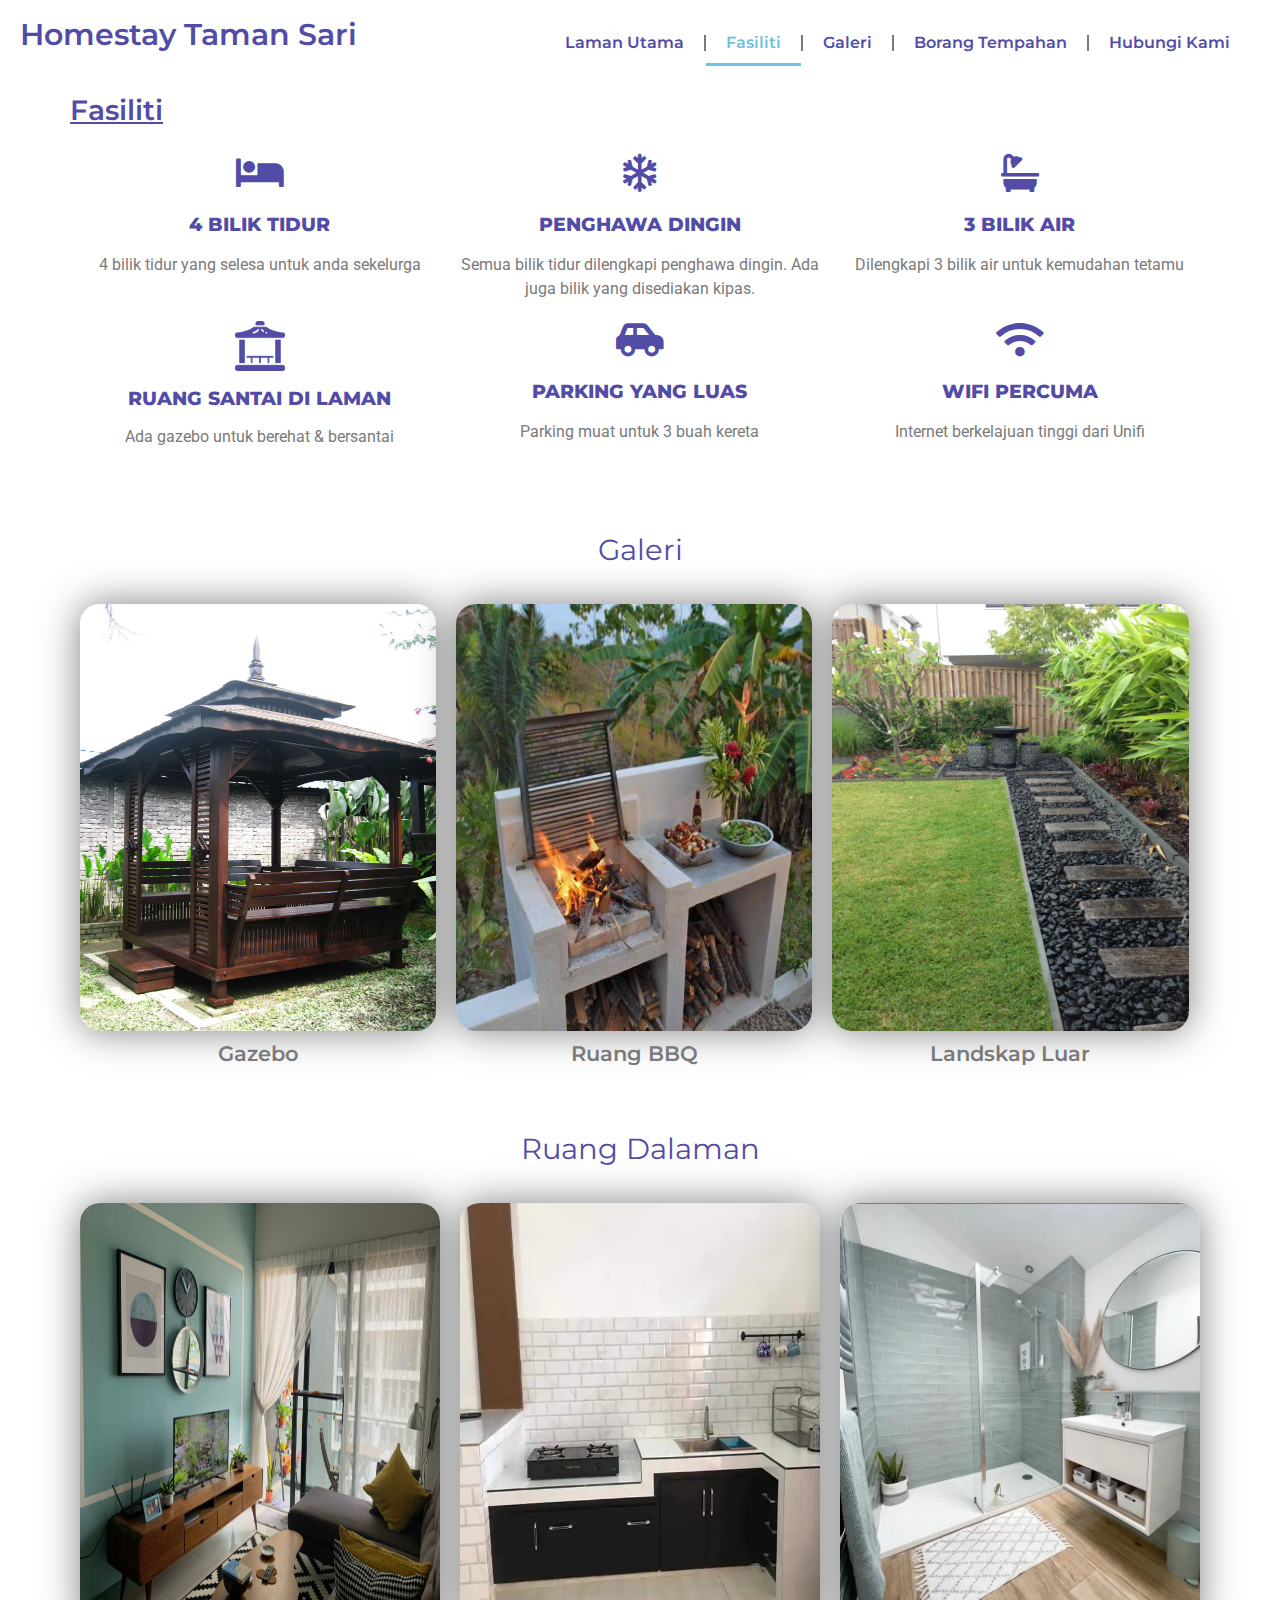
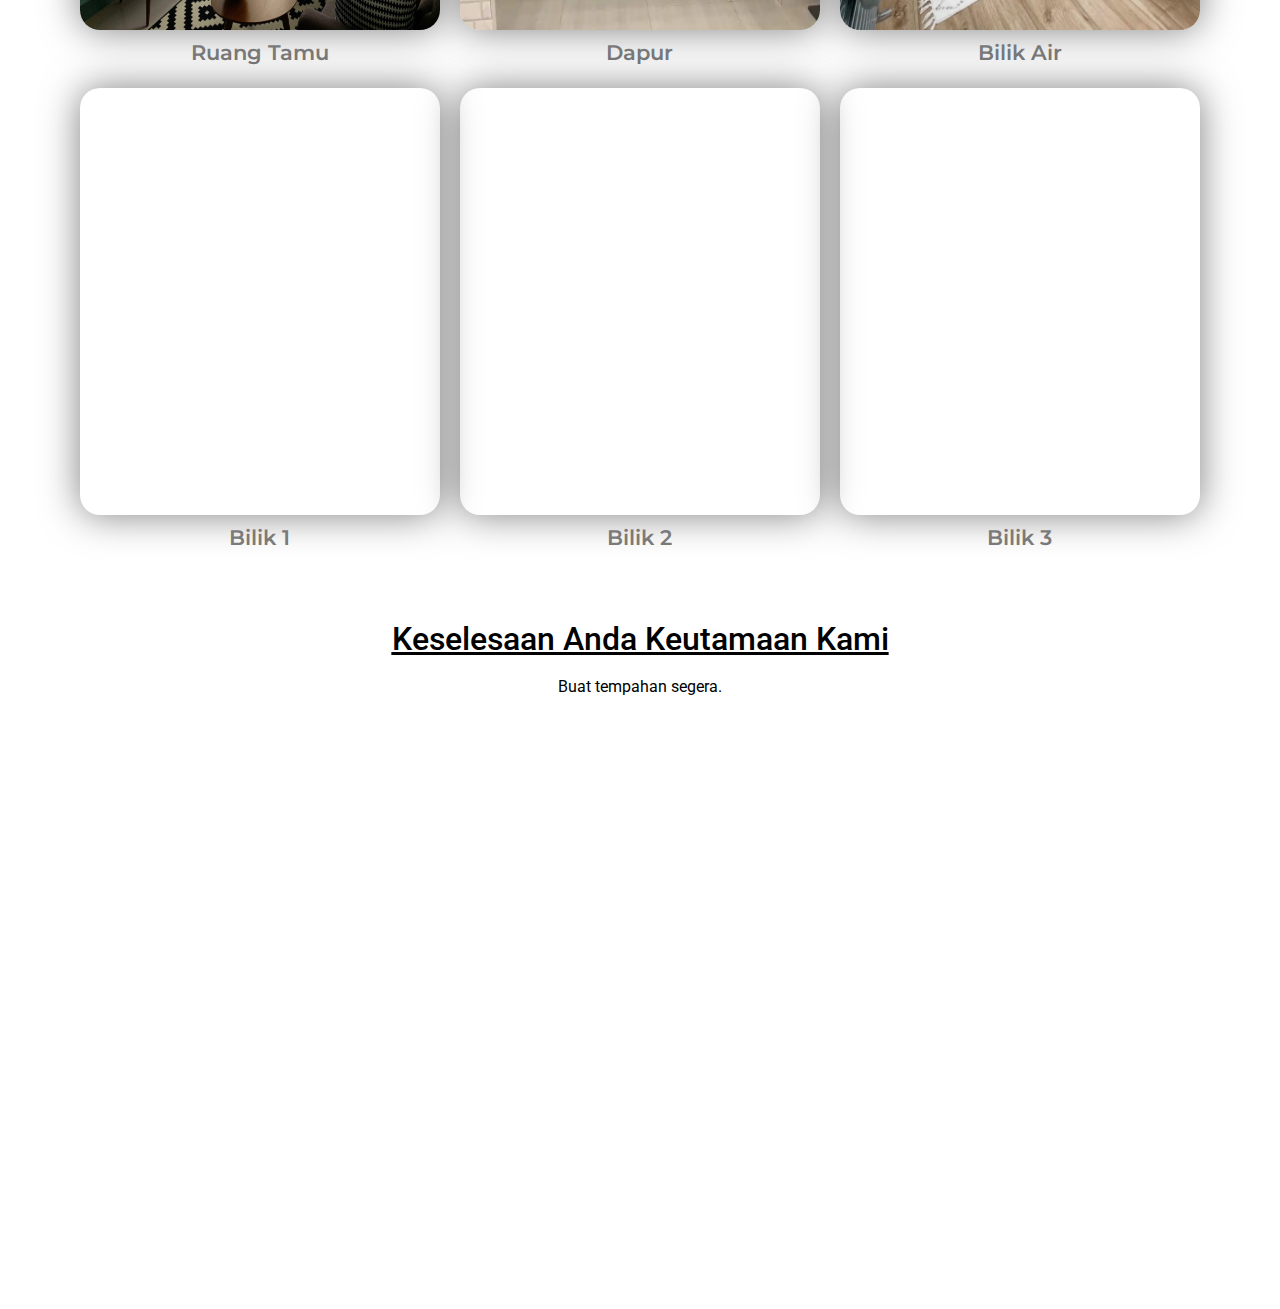
<file: fasiliti/index.html>
<!DOCTYPE html>
<html lang="en-US">
<head>
	<meta charset="UTF-8">
	<meta name="viewport" content="width=device-width, initial-scale=1">
	<link rel="profile" href="https://gmpg.org/xfn/11">
	<title>Fasiliti &#8211; Homestay Taman Sari</title>
<meta name="robots" content="max-image-preview:large">
<link rel="alternate" type="application/rss+xml" title="Homestay Taman Sari &raquo; Feed" href="https://shamsukri.github.io/homestay/feed/">
<link rel="alternate" type="application/rss+xml" title="Homestay Taman Sari &raquo; Comments Feed" href="https://shamsukri.github.io/homestay/comments/feed/">
<script>
window._wpemojiSettings = {"baseUrl":"https:\/\/s.w.org\/images\/core\/emoji\/14.0.0\/72x72\/","ext":".png","svgUrl":"https:\/\/s.w.org\/images\/core\/emoji\/14.0.0\/svg\/","svgExt":".svg","source":{"concatemoji":"https:\/\/shamsukri.github.io\/homestay\/wp-includes\/js\/wp-emoji-release.min.js?ver=6.2"}};
/*! This file is auto-generated */
!function(e,a,t){var n,r,o,i=a.createElement("canvas"),p=i.getContext&&i.getContext("2d");function s(e,t){p.clearRect(0,0,i.width,i.height),p.fillText(e,0,0);e=i.toDataURL();return p.clearRect(0,0,i.width,i.height),p.fillText(t,0,0),e===i.toDataURL()}function c(e){var t=a.createElement("script");t.src=e,t.defer=t.type="text/javascript",a.getElementsByTagName("head")[0].appendChild(t)}for(o=Array("flag","emoji"),t.supports={everything:!0,everythingExceptFlag:!0},r=0;r<o.length;r++)t.supports[o[r]]=function(e){if(p&&p.fillText)switch(p.textBaseline="top",p.font="600 32px Arial",e){case"flag":return s("🏳️‍⚧️","🏳️​⚧️")?!1:!s("🇺🇳","🇺​🇳")&&!s("🏴󠁧󠁢󠁥󠁮󠁧󠁿","🏴​󠁧​󠁢​󠁥​󠁮​󠁧​󠁿");case"emoji":return!s("🫱🏻‍🫲🏿","🫱🏻​🫲🏿")}return!1}(o[r]),t.supports.everything=t.supports.everything&&t.supports[o[r]],"flag"!==o[r]&&(t.supports.everythingExceptFlag=t.supports.everythingExceptFlag&&t.supports[o[r]]);t.supports.everythingExceptFlag=t.supports.everythingExceptFlag&&!t.supports.flag,t.DOMReady=!1,t.readyCallback=function(){t.DOMReady=!0},t.supports.everything||(n=function(){t.readyCallback()},a.addEventListener?(a.addEventListener("DOMContentLoaded",n,!1),e.addEventListener("load",n,!1)):(e.attachEvent("onload",n),a.attachEvent("onreadystatechange",function(){"complete"===a.readyState&&t.readyCallback()})),(e=t.source||{}).concatemoji?c(e.concatemoji):e.wpemoji&&e.twemoji&&(c(e.twemoji),c(e.wpemoji)))}(window,document,window._wpemojiSettings);
</script>
<style>img.wp-smiley,
img.emoji {
	display: inline !important;
	border: none !important;
	box-shadow: none !important;
	height: 1em !important;
	width: 1em !important;
	margin: 0 0.07em !important;
	vertical-align: -0.1em !important;
	background: none !important;
	padding: 0 !important;
}</style>
	<link rel="stylesheet" id="wp-block-library-css" href="https://shamsukri.github.io/homestay/wp-includes/css/dist/block-library/style.min.css?ver=6.2" media="all">
<link rel="stylesheet" id="classic-theme-styles-css" href="https://shamsukri.github.io/homestay/wp-includes/css/classic-themes.min.css?ver=6.2" media="all">
<style id="global-styles-inline-css">body{--wp--preset--color--black: #000000;--wp--preset--color--cyan-bluish-gray: #abb8c3;--wp--preset--color--white: #ffffff;--wp--preset--color--pale-pink: #f78da7;--wp--preset--color--vivid-red: #cf2e2e;--wp--preset--color--luminous-vivid-orange: #ff6900;--wp--preset--color--luminous-vivid-amber: #fcb900;--wp--preset--color--light-green-cyan: #7bdcb5;--wp--preset--color--vivid-green-cyan: #00d084;--wp--preset--color--pale-cyan-blue: #8ed1fc;--wp--preset--color--vivid-cyan-blue: #0693e3;--wp--preset--color--vivid-purple: #9b51e0;--wp--preset--gradient--vivid-cyan-blue-to-vivid-purple: linear-gradient(135deg,rgba(6,147,227,1) 0%,rgb(155,81,224) 100%);--wp--preset--gradient--light-green-cyan-to-vivid-green-cyan: linear-gradient(135deg,rgb(122,220,180) 0%,rgb(0,208,130) 100%);--wp--preset--gradient--luminous-vivid-amber-to-luminous-vivid-orange: linear-gradient(135deg,rgba(252,185,0,1) 0%,rgba(255,105,0,1) 100%);--wp--preset--gradient--luminous-vivid-orange-to-vivid-red: linear-gradient(135deg,rgba(255,105,0,1) 0%,rgb(207,46,46) 100%);--wp--preset--gradient--very-light-gray-to-cyan-bluish-gray: linear-gradient(135deg,rgb(238,238,238) 0%,rgb(169,184,195) 100%);--wp--preset--gradient--cool-to-warm-spectrum: linear-gradient(135deg,rgb(74,234,220) 0%,rgb(151,120,209) 20%,rgb(207,42,186) 40%,rgb(238,44,130) 60%,rgb(251,105,98) 80%,rgb(254,248,76) 100%);--wp--preset--gradient--blush-light-purple: linear-gradient(135deg,rgb(255,206,236) 0%,rgb(152,150,240) 100%);--wp--preset--gradient--blush-bordeaux: linear-gradient(135deg,rgb(254,205,165) 0%,rgb(254,45,45) 50%,rgb(107,0,62) 100%);--wp--preset--gradient--luminous-dusk: linear-gradient(135deg,rgb(255,203,112) 0%,rgb(199,81,192) 50%,rgb(65,88,208) 100%);--wp--preset--gradient--pale-ocean: linear-gradient(135deg,rgb(255,245,203) 0%,rgb(182,227,212) 50%,rgb(51,167,181) 100%);--wp--preset--gradient--electric-grass: linear-gradient(135deg,rgb(202,248,128) 0%,rgb(113,206,126) 100%);--wp--preset--gradient--midnight: linear-gradient(135deg,rgb(2,3,129) 0%,rgb(40,116,252) 100%);--wp--preset--duotone--dark-grayscale: url('#wp-duotone-dark-grayscale');--wp--preset--duotone--grayscale: url('#wp-duotone-grayscale');--wp--preset--duotone--purple-yellow: url('#wp-duotone-purple-yellow');--wp--preset--duotone--blue-red: url('#wp-duotone-blue-red');--wp--preset--duotone--midnight: url('#wp-duotone-midnight');--wp--preset--duotone--magenta-yellow: url('#wp-duotone-magenta-yellow');--wp--preset--duotone--purple-green: url('#wp-duotone-purple-green');--wp--preset--duotone--blue-orange: url('#wp-duotone-blue-orange');--wp--preset--font-size--small: 13px;--wp--preset--font-size--medium: 20px;--wp--preset--font-size--large: 36px;--wp--preset--font-size--x-large: 42px;--wp--preset--spacing--20: 0.44rem;--wp--preset--spacing--30: 0.67rem;--wp--preset--spacing--40: 1rem;--wp--preset--spacing--50: 1.5rem;--wp--preset--spacing--60: 2.25rem;--wp--preset--spacing--70: 3.38rem;--wp--preset--spacing--80: 5.06rem;--wp--preset--shadow--natural: 6px 6px 9px rgba(0, 0, 0, 0.2);--wp--preset--shadow--deep: 12px 12px 50px rgba(0, 0, 0, 0.4);--wp--preset--shadow--sharp: 6px 6px 0px rgba(0, 0, 0, 0.2);--wp--preset--shadow--outlined: 6px 6px 0px -3px rgba(255, 255, 255, 1), 6px 6px rgba(0, 0, 0, 1);--wp--preset--shadow--crisp: 6px 6px 0px rgba(0, 0, 0, 1);}:where(.is-layout-flex){gap: 0.5em;}body .is-layout-flow > .alignleft{float: left;margin-inline-start: 0;margin-inline-end: 2em;}body .is-layout-flow > .alignright{float: right;margin-inline-start: 2em;margin-inline-end: 0;}body .is-layout-flow > .aligncenter{margin-left: auto !important;margin-right: auto !important;}body .is-layout-constrained > .alignleft{float: left;margin-inline-start: 0;margin-inline-end: 2em;}body .is-layout-constrained > .alignright{float: right;margin-inline-start: 2em;margin-inline-end: 0;}body .is-layout-constrained > .aligncenter{margin-left: auto !important;margin-right: auto !important;}body .is-layout-constrained > :where(:not(.alignleft):not(.alignright):not(.alignfull)){max-width: var(--wp--style--global--content-size);margin-left: auto !important;margin-right: auto !important;}body .is-layout-constrained > .alignwide{max-width: var(--wp--style--global--wide-size);}body .is-layout-flex{display: flex;}body .is-layout-flex{flex-wrap: wrap;align-items: center;}body .is-layout-flex > *{margin: 0;}:where(.wp-block-columns.is-layout-flex){gap: 2em;}.has-black-color{color: var(--wp--preset--color--black) !important;}.has-cyan-bluish-gray-color{color: var(--wp--preset--color--cyan-bluish-gray) !important;}.has-white-color{color: var(--wp--preset--color--white) !important;}.has-pale-pink-color{color: var(--wp--preset--color--pale-pink) !important;}.has-vivid-red-color{color: var(--wp--preset--color--vivid-red) !important;}.has-luminous-vivid-orange-color{color: var(--wp--preset--color--luminous-vivid-orange) !important;}.has-luminous-vivid-amber-color{color: var(--wp--preset--color--luminous-vivid-amber) !important;}.has-light-green-cyan-color{color: var(--wp--preset--color--light-green-cyan) !important;}.has-vivid-green-cyan-color{color: var(--wp--preset--color--vivid-green-cyan) !important;}.has-pale-cyan-blue-color{color: var(--wp--preset--color--pale-cyan-blue) !important;}.has-vivid-cyan-blue-color{color: var(--wp--preset--color--vivid-cyan-blue) !important;}.has-vivid-purple-color{color: var(--wp--preset--color--vivid-purple) !important;}.has-black-background-color{background-color: var(--wp--preset--color--black) !important;}.has-cyan-bluish-gray-background-color{background-color: var(--wp--preset--color--cyan-bluish-gray) !important;}.has-white-background-color{background-color: var(--wp--preset--color--white) !important;}.has-pale-pink-background-color{background-color: var(--wp--preset--color--pale-pink) !important;}.has-vivid-red-background-color{background-color: var(--wp--preset--color--vivid-red) !important;}.has-luminous-vivid-orange-background-color{background-color: var(--wp--preset--color--luminous-vivid-orange) !important;}.has-luminous-vivid-amber-background-color{background-color: var(--wp--preset--color--luminous-vivid-amber) !important;}.has-light-green-cyan-background-color{background-color: var(--wp--preset--color--light-green-cyan) !important;}.has-vivid-green-cyan-background-color{background-color: var(--wp--preset--color--vivid-green-cyan) !important;}.has-pale-cyan-blue-background-color{background-color: var(--wp--preset--color--pale-cyan-blue) !important;}.has-vivid-cyan-blue-background-color{background-color: var(--wp--preset--color--vivid-cyan-blue) !important;}.has-vivid-purple-background-color{background-color: var(--wp--preset--color--vivid-purple) !important;}.has-black-border-color{border-color: var(--wp--preset--color--black) !important;}.has-cyan-bluish-gray-border-color{border-color: var(--wp--preset--color--cyan-bluish-gray) !important;}.has-white-border-color{border-color: var(--wp--preset--color--white) !important;}.has-pale-pink-border-color{border-color: var(--wp--preset--color--pale-pink) !important;}.has-vivid-red-border-color{border-color: var(--wp--preset--color--vivid-red) !important;}.has-luminous-vivid-orange-border-color{border-color: var(--wp--preset--color--luminous-vivid-orange) !important;}.has-luminous-vivid-amber-border-color{border-color: var(--wp--preset--color--luminous-vivid-amber) !important;}.has-light-green-cyan-border-color{border-color: var(--wp--preset--color--light-green-cyan) !important;}.has-vivid-green-cyan-border-color{border-color: var(--wp--preset--color--vivid-green-cyan) !important;}.has-pale-cyan-blue-border-color{border-color: var(--wp--preset--color--pale-cyan-blue) !important;}.has-vivid-cyan-blue-border-color{border-color: var(--wp--preset--color--vivid-cyan-blue) !important;}.has-vivid-purple-border-color{border-color: var(--wp--preset--color--vivid-purple) !important;}.has-vivid-cyan-blue-to-vivid-purple-gradient-background{background: var(--wp--preset--gradient--vivid-cyan-blue-to-vivid-purple) !important;}.has-light-green-cyan-to-vivid-green-cyan-gradient-background{background: var(--wp--preset--gradient--light-green-cyan-to-vivid-green-cyan) !important;}.has-luminous-vivid-amber-to-luminous-vivid-orange-gradient-background{background: var(--wp--preset--gradient--luminous-vivid-amber-to-luminous-vivid-orange) !important;}.has-luminous-vivid-orange-to-vivid-red-gradient-background{background: var(--wp--preset--gradient--luminous-vivid-orange-to-vivid-red) !important;}.has-very-light-gray-to-cyan-bluish-gray-gradient-background{background: var(--wp--preset--gradient--very-light-gray-to-cyan-bluish-gray) !important;}.has-cool-to-warm-spectrum-gradient-background{background: var(--wp--preset--gradient--cool-to-warm-spectrum) !important;}.has-blush-light-purple-gradient-background{background: var(--wp--preset--gradient--blush-light-purple) !important;}.has-blush-bordeaux-gradient-background{background: var(--wp--preset--gradient--blush-bordeaux) !important;}.has-luminous-dusk-gradient-background{background: var(--wp--preset--gradient--luminous-dusk) !important;}.has-pale-ocean-gradient-background{background: var(--wp--preset--gradient--pale-ocean) !important;}.has-electric-grass-gradient-background{background: var(--wp--preset--gradient--electric-grass) !important;}.has-midnight-gradient-background{background: var(--wp--preset--gradient--midnight) !important;}.has-small-font-size{font-size: var(--wp--preset--font-size--small) !important;}.has-medium-font-size{font-size: var(--wp--preset--font-size--medium) !important;}.has-large-font-size{font-size: var(--wp--preset--font-size--large) !important;}.has-x-large-font-size{font-size: var(--wp--preset--font-size--x-large) !important;}
.wp-block-navigation a:where(:not(.wp-element-button)){color: inherit;}
:where(.wp-block-columns.is-layout-flex){gap: 2em;}
.wp-block-pullquote{font-size: 1.5em;line-height: 1.6;}</style>
<link rel="stylesheet" id="hello-elementor-css" href="https://shamsukri.github.io/homestay/wp-content/themes/hello-elementor/style.min.css?ver=2.7.1" media="all">
<link rel="stylesheet" id="hello-elementor-theme-style-css" href="https://shamsukri.github.io/homestay/wp-content/themes/hello-elementor/theme.min.css?ver=2.7.1" media="all">
<link rel="stylesheet" id="elementor-frontend-css" href="https://shamsukri.github.io/homestay/wp-content/plugins/elementor/assets/css/frontend-lite.min.css?ver=3.11.5" media="all">
<link rel="stylesheet" id="elementor-post-5-css" href="https://shamsukri.github.io/homestay/wp-content/uploads/elementor/css/post-5.css?ver=1680831437" media="all">
<link rel="stylesheet" id="elementor-icons-css" href="https://shamsukri.github.io/homestay/wp-content/plugins/elementor/assets/lib/eicons/css/elementor-icons.min.css?ver=5.18.0" media="all">
<link rel="stylesheet" id="swiper-css" href="https://shamsukri.github.io/homestay/wp-content/plugins/elementor/assets/lib/swiper/v8/css/swiper.min.css?ver=8.4.5" media="all">
<link rel="stylesheet" id="elementor-pro-css" href="https://shamsukri.github.io/homestay/wp-content/plugins/elementor-pro/assets/css/frontend-lite.min.css?ver=3.11.6" media="all">
<link rel="stylesheet" id="elementor-global-css" href="https://shamsukri.github.io/homestay/wp-content/uploads/elementor/css/global.css?ver=1680831438" media="all">
<link rel="stylesheet" id="elementor-post-97-css" href="https://shamsukri.github.io/homestay/wp-content/uploads/elementor/css/post-97.css?ver=1680831494" media="all">
<link rel="stylesheet" id="elementor-post-359-css" href="https://shamsukri.github.io/homestay/wp-content/uploads/elementor/css/post-359.css?ver=1680831439" media="all">
<link rel="stylesheet" id="google-fonts-1-css" href="https://fonts.googleapis.com/css?family=Montserrat%3A100%2C100italic%2C200%2C200italic%2C300%2C300italic%2C400%2C400italic%2C500%2C500italic%2C600%2C600italic%2C700%2C700italic%2C800%2C800italic%2C900%2C900italic%7CRoboto+Slab%3A100%2C100italic%2C200%2C200italic%2C300%2C300italic%2C400%2C400italic%2C500%2C500italic%2C600%2C600italic%2C700%2C700italic%2C800%2C800italic%2C900%2C900italic%7CRoboto%3A100%2C100italic%2C200%2C200italic%2C300%2C300italic%2C400%2C400italic%2C500%2C500italic%2C600%2C600italic%2C700%2C700italic%2C800%2C800italic%2C900%2C900italic&#038;display=swap&#038;ver=6.2" media="all">
<link rel="stylesheet" id="elementor-icons-shared-0-css" href="https://shamsukri.github.io/homestay/wp-content/plugins/elementor/assets/lib/font-awesome/css/fontawesome.min.css?ver=5.15.3" media="all">
<link rel="stylesheet" id="elementor-icons-fa-solid-css" href="https://shamsukri.github.io/homestay/wp-content/plugins/elementor/assets/lib/font-awesome/css/solid.min.css?ver=5.15.3" media="all">
<link rel="stylesheet" id="elementor-icons-fa-regular-css" href="https://shamsukri.github.io/homestay/wp-content/plugins/elementor/assets/lib/font-awesome/css/regular.min.css?ver=5.15.3" media="all">
<link rel="preconnect" href="https://fonts.gstatic.com/" crossorigin>
<script src="https://shamsukri.github.io/homestay/wp-includes/js/jquery/jquery.min.js?ver=3.6.3" id="jquery-core-js"></script>
<script src="https://shamsukri.github.io/homestay/wp-includes/js/jquery/jquery-migrate.min.js?ver=3.4.0" id="jquery-migrate-js"></script>
<link rel="https://api.w.org/" href="https://shamsukri.github.io/homestay/wp-json/">
<link rel="alternate" type="application/json" href="https://shamsukri.github.io/homestay/wp-json/wp/v2/pages/97">
<link rel="EditURI" type="application/rsd+xml" title="RSD" href="https://shamsukri.github.io/homestay/xmlrpc.php?rsd">
<link rel="wlwmanifest" type="application/wlwmanifest+xml" href="https://shamsukri.github.io/homestay/wp-includes/wlwmanifest.xml">
<meta name="generator" content="WordPress 6.2">
<link rel="canonical" href="https://shamsukri.github.io/homestay/fasiliti/">
<link rel="shortlink" href="https://shamsukri.github.io/homestay/?p=97">
<link rel="alternate" type="application/json+oembed" href="https://shamsukri.github.io/homestay/wp-json/oembed/1.0/embed?url=https%3A%2F%2Fshamsukri.github.io%2Fhomestay%2Ffasiliti%2F">
<link rel="alternate" type="text/xml+oembed" href="https://shamsukri.github.io/homestay/wp-json/oembed/1.0/embed?url=https%3A%2F%2Fshamsukri.github.io%2Fhomestay%2Ffasiliti%2F#038;format=xml">
<meta name="generator" content="Elementor 3.11.5; features: e_dom_optimization, e_optimized_assets_loading, e_optimized_css_loading, a11y_improvements, additional_custom_breakpoints; settings: css_print_method-external, google_font-enabled, font_display-swap">
</head>
<body class="page-template-default page page-id-97 elementor-default elementor-kit-5 elementor-page elementor-page-97">

<svg xmlns="http://www.w3.org/2000/svg" viewbox="0 0 0 0" width="0" height="0" focusable="false" role="none" style="visibility: hidden; position: absolute; left: -9999px; overflow: hidden;"><defs><filter id="wp-duotone-dark-grayscale"><fecolormatrix color-interpolation-filters="sRGB" type="matrix" values=" .299 .587 .114 0 0 .299 .587 .114 0 0 .299 .587 .114 0 0 .299 .587 .114 0 0 "></fecolormatrix><fecomponenttransfer color-interpolation-filters="sRGB"><fefuncr type="table" tablevalues="0 0.49803921568627"></fefuncr><fefuncg type="table" tablevalues="0 0.49803921568627"></fefuncg><fefuncb type="table" tablevalues="0 0.49803921568627"></fefuncb><fefunca type="table" tablevalues="1 1"></fefunca></fecomponenttransfer><fecomposite in2="SourceGraphic" operator="in"></fecomposite></filter></defs></svg><svg xmlns="http://www.w3.org/2000/svg" viewbox="0 0 0 0" width="0" height="0" focusable="false" role="none" style="visibility: hidden; position: absolute; left: -9999px; overflow: hidden;"><defs><filter id="wp-duotone-grayscale"><fecolormatrix color-interpolation-filters="sRGB" type="matrix" values=" .299 .587 .114 0 0 .299 .587 .114 0 0 .299 .587 .114 0 0 .299 .587 .114 0 0 "></fecolormatrix><fecomponenttransfer color-interpolation-filters="sRGB"><fefuncr type="table" tablevalues="0 1"></fefuncr><fefuncg type="table" tablevalues="0 1"></fefuncg><fefuncb type="table" tablevalues="0 1"></fefuncb><fefunca type="table" tablevalues="1 1"></fefunca></fecomponenttransfer><fecomposite in2="SourceGraphic" operator="in"></fecomposite></filter></defs></svg><svg xmlns="http://www.w3.org/2000/svg" viewbox="0 0 0 0" width="0" height="0" focusable="false" role="none" style="visibility: hidden; position: absolute; left: -9999px; overflow: hidden;"><defs><filter id="wp-duotone-purple-yellow"><fecolormatrix color-interpolation-filters="sRGB" type="matrix" values=" .299 .587 .114 0 0 .299 .587 .114 0 0 .299 .587 .114 0 0 .299 .587 .114 0 0 "></fecolormatrix><fecomponenttransfer color-interpolation-filters="sRGB"><fefuncr type="table" tablevalues="0.54901960784314 0.98823529411765"></fefuncr><fefuncg type="table" tablevalues="0 1"></fefuncg><fefuncb type="table" tablevalues="0.71764705882353 0.25490196078431"></fefuncb><fefunca type="table" tablevalues="1 1"></fefunca></fecomponenttransfer><fecomposite in2="SourceGraphic" operator="in"></fecomposite></filter></defs></svg><svg xmlns="http://www.w3.org/2000/svg" viewbox="0 0 0 0" width="0" height="0" focusable="false" role="none" style="visibility: hidden; position: absolute; left: -9999px; overflow: hidden;"><defs><filter id="wp-duotone-blue-red"><fecolormatrix color-interpolation-filters="sRGB" type="matrix" values=" .299 .587 .114 0 0 .299 .587 .114 0 0 .299 .587 .114 0 0 .299 .587 .114 0 0 "></fecolormatrix><fecomponenttransfer color-interpolation-filters="sRGB"><fefuncr type="table" tablevalues="0 1"></fefuncr><fefuncg type="table" tablevalues="0 0.27843137254902"></fefuncg><fefuncb type="table" tablevalues="0.5921568627451 0.27843137254902"></fefuncb><fefunca type="table" tablevalues="1 1"></fefunca></fecomponenttransfer><fecomposite in2="SourceGraphic" operator="in"></fecomposite></filter></defs></svg><svg xmlns="http://www.w3.org/2000/svg" viewbox="0 0 0 0" width="0" height="0" focusable="false" role="none" style="visibility: hidden; position: absolute; left: -9999px; overflow: hidden;"><defs><filter id="wp-duotone-midnight"><fecolormatrix color-interpolation-filters="sRGB" type="matrix" values=" .299 .587 .114 0 0 .299 .587 .114 0 0 .299 .587 .114 0 0 .299 .587 .114 0 0 "></fecolormatrix><fecomponenttransfer color-interpolation-filters="sRGB"><fefuncr type="table" tablevalues="0 0"></fefuncr><fefuncg type="table" tablevalues="0 0.64705882352941"></fefuncg><fefuncb type="table" tablevalues="0 1"></fefuncb><fefunca type="table" tablevalues="1 1"></fefunca></fecomponenttransfer><fecomposite in2="SourceGraphic" operator="in"></fecomposite></filter></defs></svg><svg xmlns="http://www.w3.org/2000/svg" viewbox="0 0 0 0" width="0" height="0" focusable="false" role="none" style="visibility: hidden; position: absolute; left: -9999px; overflow: hidden;"><defs><filter id="wp-duotone-magenta-yellow"><fecolormatrix color-interpolation-filters="sRGB" type="matrix" values=" .299 .587 .114 0 0 .299 .587 .114 0 0 .299 .587 .114 0 0 .299 .587 .114 0 0 "></fecolormatrix><fecomponenttransfer color-interpolation-filters="sRGB"><fefuncr type="table" tablevalues="0.78039215686275 1"></fefuncr><fefuncg type="table" tablevalues="0 0.94901960784314"></fefuncg><fefuncb type="table" tablevalues="0.35294117647059 0.47058823529412"></fefuncb><fefunca type="table" tablevalues="1 1"></fefunca></fecomponenttransfer><fecomposite in2="SourceGraphic" operator="in"></fecomposite></filter></defs></svg><svg xmlns="http://www.w3.org/2000/svg" viewbox="0 0 0 0" width="0" height="0" focusable="false" role="none" style="visibility: hidden; position: absolute; left: -9999px; overflow: hidden;"><defs><filter id="wp-duotone-purple-green"><fecolormatrix color-interpolation-filters="sRGB" type="matrix" values=" .299 .587 .114 0 0 .299 .587 .114 0 0 .299 .587 .114 0 0 .299 .587 .114 0 0 "></fecolormatrix><fecomponenttransfer color-interpolation-filters="sRGB"><fefuncr type="table" tablevalues="0.65098039215686 0.40392156862745"></fefuncr><fefuncg type="table" tablevalues="0 1"></fefuncg><fefuncb type="table" tablevalues="0.44705882352941 0.4"></fefuncb><fefunca type="table" tablevalues="1 1"></fefunca></fecomponenttransfer><fecomposite in2="SourceGraphic" operator="in"></fecomposite></filter></defs></svg><svg xmlns="http://www.w3.org/2000/svg" viewbox="0 0 0 0" width="0" height="0" focusable="false" role="none" style="visibility: hidden; position: absolute; left: -9999px; overflow: hidden;"><defs><filter id="wp-duotone-blue-orange"><fecolormatrix color-interpolation-filters="sRGB" type="matrix" values=" .299 .587 .114 0 0 .299 .587 .114 0 0 .299 .587 .114 0 0 .299 .587 .114 0 0 "></fecolormatrix><fecomponenttransfer color-interpolation-filters="sRGB"><fefuncr type="table" tablevalues="0.098039215686275 1"></fefuncr><fefuncg type="table" tablevalues="0 0.66274509803922"></fefuncg><fefuncb type="table" tablevalues="0.84705882352941 0.41960784313725"></fefuncb><fefunca type="table" tablevalues="1 1"></fefunca></fecomponenttransfer><fecomposite in2="SourceGraphic" operator="in"></fecomposite></filter></defs></svg>
<a class="skip-link screen-reader-text" href="#content">Skip to content</a>

		<div data-elementor-type="header" data-elementor-id="359" class="elementor elementor-359 elementor-location-header">
						<div class="elementor-element elementor-element-529812d e-con-full e-con" data-id="529812d" data-element_type="container" data-settings="{&quot;content_width&quot;:&quot;full&quot;}">
		<div class="elementor-element elementor-element-e5b0c48 e-con-full e-con" data-id="e5b0c48" data-element_type="container" data-settings="{&quot;content_width&quot;:&quot;full&quot;}">
				<div class="elementor-element elementor-element-89ade6c elementor-widget elementor-widget-theme-site-title elementor-widget-heading" data-id="89ade6c" data-element_type="widget" data-widget_type="theme-site-title.default">
				<div class="elementor-widget-container">
			<style>/*! elementor - v3.11.5 - 14-03-2023 */
.elementor-heading-title{padding:0;margin:0;line-height:1}.elementor-widget-heading .elementor-heading-title[class*=elementor-size-]>a{color:inherit;font-size:inherit;line-height:inherit}.elementor-widget-heading .elementor-heading-title.elementor-size-small{font-size:15px}.elementor-widget-heading .elementor-heading-title.elementor-size-medium{font-size:19px}.elementor-widget-heading .elementor-heading-title.elementor-size-large{font-size:29px}.elementor-widget-heading .elementor-heading-title.elementor-size-xl{font-size:39px}.elementor-widget-heading .elementor-heading-title.elementor-size-xxl{font-size:59px}</style>
<h4 class="elementor-heading-title elementor-size-default"><a href="https://shamsukri.github.io/homestay">Homestay Taman Sari</a></h4>		</div>
				</div>
				</div>
		<div class="elementor-element elementor-element-ba41461 e-con-full e-con" data-id="ba41461" data-element_type="container" data-settings="{&quot;content_width&quot;:&quot;full&quot;}">
				<div class="elementor-element elementor-element-f2b939c elementor-nav-menu__align-right elementor-widget__width-auto elementor-nav-menu--dropdown-tablet elementor-nav-menu__text-align-aside elementor-nav-menu--toggle elementor-nav-menu--burger elementor-widget elementor-widget-nav-menu" data-id="f2b939c" data-element_type="widget" data-settings="{&quot;layout&quot;:&quot;horizontal&quot;,&quot;submenu_icon&quot;:{&quot;value&quot;:&quot;&lt;i class=\&quot;fas fa-caret-down\&quot;&gt;&lt;\/i&gt;&quot;,&quot;library&quot;:&quot;fa-solid&quot;},&quot;toggle&quot;:&quot;burger&quot;}" data-widget_type="nav-menu.default">
				<div class="elementor-widget-container">
			<link rel="stylesheet" href="https://shamsukri.github.io/homestay/wp-content/plugins/elementor-pro/assets/css/widget-nav-menu.min.css">			<nav class="elementor-nav-menu--main elementor-nav-menu__container elementor-nav-menu--layout-horizontal e--pointer-underline e--animation-fade">
				<ul id="menu-1-f2b939c" class="elementor-nav-menu">
<li class="menu-item menu-item-type-post_type menu-item-object-page menu-item-home menu-item-749"><a href="https://shamsukri.github.io/homestay/" class="elementor-item">Laman Utama</a></li>
<li class="menu-item menu-item-type-post_type menu-item-object-page current-menu-item page_item page-item-97 current_page_item menu-item-559"><a href="https://shamsukri.github.io/homestay/fasiliti/" aria-current="page" class="elementor-item elementor-item-active">Fasiliti</a></li>
<li class="menu-item menu-item-type-custom menu-item-object-custom menu-item-747"><a href="https://shamsukri.github.io/homestay/fasiliti#galeri" class="elementor-item elementor-item-anchor">Galeri</a></li>
<li class="menu-item menu-item-type-post_type menu-item-object-page menu-item-560"><a href="https://shamsukri.github.io/homestay/borang-tempahan/" class="elementor-item">Borang Tempahan</a></li>
<li class="menu-item menu-item-type-post_type menu-item-object-page menu-item-573"><a href="https://shamsukri.github.io/homestay/hubungi-kami/" class="elementor-item">Hubungi Kami</a></li>
</ul>			</nav>
					<div class="elementor-menu-toggle" role="button" tabindex="0" aria-label="Menu Toggle" aria-expanded="false">
			<i aria-hidden="true" role="presentation" class="elementor-menu-toggle__icon--open eicon-menu-bar"></i><i aria-hidden="true" role="presentation" class="elementor-menu-toggle__icon--close eicon-close"></i>			<span class="elementor-screen-only">Menu</span>
		</div>
					<nav class="elementor-nav-menu--dropdown elementor-nav-menu__container" aria-hidden="true">
				<ul id="menu-2-f2b939c" class="elementor-nav-menu">
<li class="menu-item menu-item-type-post_type menu-item-object-page menu-item-home menu-item-749"><a href="https://shamsukri.github.io/homestay/" class="elementor-item" tabindex="-1">Laman Utama</a></li>
<li class="menu-item menu-item-type-post_type menu-item-object-page current-menu-item page_item page-item-97 current_page_item menu-item-559"><a href="https://shamsukri.github.io/homestay/fasiliti/" aria-current="page" class="elementor-item elementor-item-active" tabindex="-1">Fasiliti</a></li>
<li class="menu-item menu-item-type-custom menu-item-object-custom menu-item-747"><a href="https://shamsukri.github.io/homestay/fasiliti#galeri" class="elementor-item elementor-item-anchor" tabindex="-1">Galeri</a></li>
<li class="menu-item menu-item-type-post_type menu-item-object-page menu-item-560"><a href="https://shamsukri.github.io/homestay/borang-tempahan/" class="elementor-item" tabindex="-1">Borang Tempahan</a></li>
<li class="menu-item menu-item-type-post_type menu-item-object-page menu-item-573"><a href="https://shamsukri.github.io/homestay/hubungi-kami/" class="elementor-item" tabindex="-1">Hubungi Kami</a></li>
</ul>			</nav>
				</div>
				</div>
				</div>
				</div>
						</div>
		
<main id="content" class="site-main post-97 page type-page status-publish hentry">
			<header class="page-header">
			<h1 class="entry-title">Fasiliti</h1>		</header>
		<div class="page-content">
				<div data-elementor-type="wp-page" data-elementor-id="97" class="elementor elementor-97">
							<div class="elementor-element elementor-element-a52f11b e-con-boxed e-con" data-id="a52f11b" data-element_type="container" data-settings="{&quot;content_width&quot;:&quot;boxed&quot;}">
					<div class="e-con-inner">
				<div class="elementor-element elementor-element-dfdae49 elementor-widget elementor-widget-theme-page-title elementor-page-title elementor-widget-heading" data-id="dfdae49" data-element_type="widget" data-widget_type="theme-page-title.default">
				<div class="elementor-widget-container">
			<h3 class="elementor-heading-title elementor-size-default">Fasiliti</h3>		</div>
				</div>
					</div>
				</div>
		<div class="elementor-element elementor-element-be67e6f e-con-boxed e-con" data-id="be67e6f" data-element_type="container" data-settings="{&quot;content_width&quot;:&quot;boxed&quot;}">
					<div class="e-con-inner">
		<div class="elementor-element elementor-element-e09205b e-con-full e-con" data-id="e09205b" data-element_type="container" data-settings="{&quot;content_width&quot;:&quot;full&quot;}">
				<div class="elementor-element elementor-element-02615f8 elementor-view-default elementor-mobile-position-top elementor-vertical-align-top elementor-widget elementor-widget-icon-box" data-id="02615f8" data-element_type="widget" data-widget_type="icon-box.default">
				<div class="elementor-widget-container">
			<link rel="stylesheet" href="https://shamsukri.github.io/homestay/wp-content/plugins/elementor/assets/css/widget-icon-box.min.css">		<div class="elementor-icon-box-wrapper">
						<div class="elementor-icon-box-icon">
				<span class="elementor-icon elementor-animation-">
				<i aria-hidden="true" class="fas fa-bed"></i>				</span>
			</div>
						<div class="elementor-icon-box-content">
				<h3 class="elementor-icon-box-title">
					<span>
						4 bilik tidur					</span>
				</h3>
									<p class="elementor-icon-box-description">
						4 bilik tidur yang selesa untuk anda sekelurga					</p>
							</div>
		</div>
				</div>
				</div>
				</div>
		<div class="elementor-element elementor-element-0ce29e9 e-con-full e-con" data-id="0ce29e9" data-element_type="container" data-settings="{&quot;content_width&quot;:&quot;full&quot;}">
				<div class="elementor-element elementor-element-1ebbeba elementor-view-default elementor-mobile-position-top elementor-vertical-align-top elementor-widget elementor-widget-icon-box" data-id="1ebbeba" data-element_type="widget" data-widget_type="icon-box.default">
				<div class="elementor-widget-container">
					<div class="elementor-icon-box-wrapper">
						<div class="elementor-icon-box-icon">
				<span class="elementor-icon elementor-animation-">
				<i aria-hidden="true" class="far fa-snowflake"></i>				</span>
			</div>
						<div class="elementor-icon-box-content">
				<h3 class="elementor-icon-box-title">
					<span>
						Penghawa dingin					</span>
				</h3>
									<p class="elementor-icon-box-description">
						Semua bilik tidur dilengkapi penghawa dingin. Ada juga bilik yang disediakan kipas.					</p>
							</div>
		</div>
				</div>
				</div>
				</div>
		<div class="elementor-element elementor-element-39cd9ea e-con-full e-con" data-id="39cd9ea" data-element_type="container" data-settings="{&quot;content_width&quot;:&quot;full&quot;}">
				<div class="elementor-element elementor-element-2b8d949 elementor-view-default elementor-mobile-position-top elementor-vertical-align-top elementor-widget elementor-widget-icon-box" data-id="2b8d949" data-element_type="widget" data-widget_type="icon-box.default">
				<div class="elementor-widget-container">
					<div class="elementor-icon-box-wrapper">
						<div class="elementor-icon-box-icon">
				<span class="elementor-icon elementor-animation-">
				<i aria-hidden="true" class="fas fa-bath"></i>				</span>
			</div>
						<div class="elementor-icon-box-content">
				<h3 class="elementor-icon-box-title">
					<span>
						3 bilik air					</span>
				</h3>
									<p class="elementor-icon-box-description">
						Dilengkapi 3 bilik air untuk kemudahan tetamu					</p>
							</div>
		</div>
				</div>
				</div>
				</div>
		<div class="elementor-element elementor-element-c5743be e-con-full e-con" data-id="c5743be" data-element_type="container" data-settings="{&quot;content_width&quot;:&quot;full&quot;}">
				<div class="elementor-element elementor-element-84289a4 elementor-position-top elementor-vertical-align-top elementor-widget elementor-widget-image-box" data-id="84289a4" data-element_type="widget" data-widget_type="image-box.default">
				<div class="elementor-widget-container">
			<style>/*! elementor - v3.11.5 - 14-03-2023 */
.elementor-widget-image-box .elementor-image-box-content{width:100%}@media (min-width:768px){.elementor-widget-image-box.elementor-position-left .elementor-image-box-wrapper,.elementor-widget-image-box.elementor-position-right .elementor-image-box-wrapper{display:flex}.elementor-widget-image-box.elementor-position-right .elementor-image-box-wrapper{text-align:right;flex-direction:row-reverse}.elementor-widget-image-box.elementor-position-left .elementor-image-box-wrapper{text-align:left;flex-direction:row}.elementor-widget-image-box.elementor-position-top .elementor-image-box-img{margin:auto}.elementor-widget-image-box.elementor-vertical-align-top .elementor-image-box-wrapper{align-items:flex-start}.elementor-widget-image-box.elementor-vertical-align-middle .elementor-image-box-wrapper{align-items:center}.elementor-widget-image-box.elementor-vertical-align-bottom .elementor-image-box-wrapper{align-items:flex-end}}@media (max-width:767px){.elementor-widget-image-box .elementor-image-box-img{margin-left:auto!important;margin-right:auto!important;margin-bottom:15px}}.elementor-widget-image-box .elementor-image-box-img{display:inline-block}.elementor-widget-image-box .elementor-image-box-title a{color:inherit}.elementor-widget-image-box .elementor-image-box-wrapper{text-align:center}.elementor-widget-image-box .elementor-image-box-description{margin:0}</style>
<div class="elementor-image-box-wrapper">
<figure class="elementor-image-box-img"><img decoding="async" src="https://shamsukri.github.io/homestay/wp-content/uploads/2022/11/gazebo2.png" title="gazebo2" alt="gazebo2" loading="lazy"></figure><div class="elementor-image-box-content">
<h3 class="elementor-image-box-title">Ruang santai di laman</h3>
<p class="elementor-image-box-description">Ada gazebo untuk berehat &amp; bersantai</p>
</div>
</div>		</div>
				</div>
				</div>
		<div class="elementor-element elementor-element-4a01536 e-con-full e-con" data-id="4a01536" data-element_type="container" data-settings="{&quot;content_width&quot;:&quot;full&quot;}">
				<div class="elementor-element elementor-element-f87531b elementor-view-default elementor-mobile-position-top elementor-vertical-align-top elementor-widget elementor-widget-icon-box" data-id="f87531b" data-element_type="widget" data-widget_type="icon-box.default">
				<div class="elementor-widget-container">
					<div class="elementor-icon-box-wrapper">
						<div class="elementor-icon-box-icon">
				<span class="elementor-icon elementor-animation-">
				<i aria-hidden="true" class="fas fa-car-side"></i>				</span>
			</div>
						<div class="elementor-icon-box-content">
				<h3 class="elementor-icon-box-title">
					<span>
						Parking yang luas					</span>
				</h3>
									<p class="elementor-icon-box-description">
						Parking muat untuk 3 buah kereta					</p>
							</div>
		</div>
				</div>
				</div>
				</div>
		<div class="elementor-element elementor-element-11e9253 e-con-full e-con" data-id="11e9253" data-element_type="container" data-settings="{&quot;content_width&quot;:&quot;full&quot;}">
				<div class="elementor-element elementor-element-20d9ad1 elementor-view-default elementor-mobile-position-top elementor-vertical-align-top elementor-widget elementor-widget-icon-box" data-id="20d9ad1" data-element_type="widget" data-widget_type="icon-box.default">
				<div class="elementor-widget-container">
					<div class="elementor-icon-box-wrapper">
						<div class="elementor-icon-box-icon">
				<span class="elementor-icon elementor-animation-">
				<i aria-hidden="true" class="fas fa-wifi"></i>				</span>
			</div>
						<div class="elementor-icon-box-content">
				<h3 class="elementor-icon-box-title">
					<span>
						Wifi percuma					</span>
				</h3>
									<p class="elementor-icon-box-description">
						Internet berkelajuan tinggi dari Unifi					</p>
							</div>
		</div>
				</div>
				</div>
				</div>
					</div>
				</div>
		<div class="elementor-element elementor-element-ad4e851 e-con-boxed e-con" data-id="ad4e851" data-element_type="container" data-settings="{&quot;content_width&quot;:&quot;boxed&quot;}">
					<div class="e-con-inner">
		<div class="elementor-element elementor-element-6463792 e-con-boxed e-con" data-id="6463792" data-element_type="container" data-settings="{&quot;content_width&quot;:&quot;boxed&quot;}">
					<div class="e-con-inner">
				<div class="elementor-element elementor-element-41f61cd elementor-widget elementor-widget-menu-anchor" data-id="41f61cd" data-element_type="widget" data-widget_type="menu-anchor.default">
				<div class="elementor-widget-container">
			<style>/*! elementor - v3.11.5 - 14-03-2023 */
body.elementor-page .elementor-widget-menu-anchor{margin-bottom:0}</style>		<div id="galeri" class="elementor-menu-anchor"></div>
				</div>
				</div>
				<div class="elementor-element elementor-element-49accb0 elementor-widget elementor-widget-heading" data-id="49accb0" data-element_type="widget" data-widget_type="heading.default">
				<div class="elementor-widget-container">
			<h4 class="elementor-heading-title elementor-size-large">Galeri</h4>		</div>
				</div>
					</div>
				</div>
					</div>
				</div>
		<div class="elementor-element elementor-element-719ed01 e-con-boxed e-con" data-id="719ed01" data-element_type="container" data-settings="{&quot;content_width&quot;:&quot;boxed&quot;}">
					<div class="e-con-inner">
		<div class="elementor-element elementor-element-fe7e0c4 e-con-full e-con" data-id="fe7e0c4" data-element_type="container" data-settings="{&quot;content_width&quot;:&quot;full&quot;}">
				<div class="elementor-element elementor-element-2b52aa5 elementor-widget elementor-widget-image" data-id="2b52aa5" data-element_type="widget" data-widget_type="image.default">
				<div class="elementor-widget-container">
			<style>/*! elementor - v3.11.5 - 14-03-2023 */
.elementor-widget-image{text-align:center}.elementor-widget-image a{display:inline-block}.elementor-widget-image a img[src$=".svg"]{width:48px}.elementor-widget-image img{vertical-align:middle;display:inline-block}</style>									<figure class="wp-caption">
										<img decoding="async" width="600" height="800" src="https://shamsukri.github.io/homestay/wp-content/uploads/2022/11/GZB7005.jpg" class="attachment-large size-large wp-image-320" alt="">											<figcaption class="widget-image-caption wp-caption-text">Gazebo</figcaption>
										</figure>
									</div>
				</div>
				</div>
		<div class="elementor-element elementor-element-0ef64b0 e-con-full e-con" data-id="0ef64b0" data-element_type="container" data-settings="{&quot;content_width&quot;:&quot;full&quot;}">
				<div class="elementor-element elementor-element-a12079c elementor-widget elementor-widget-image" data-id="a12079c" data-element_type="widget" data-widget_type="image.default">
				<div class="elementor-widget-container">
												<figure class="wp-caption">
										<img decoding="async" width="487" height="447" src="https://shamsukri.github.io/homestay/wp-content/uploads/2022/11/bbq.png" class="attachment-large size-large wp-image-480" alt="">											<figcaption class="widget-image-caption wp-caption-text">Ruang BBQ</figcaption>
										</figure>
									</div>
				</div>
				</div>
		<div class="elementor-element elementor-element-800f0ce e-con-full e-con" data-id="800f0ce" data-element_type="container" data-settings="{&quot;content_width&quot;:&quot;full&quot;}">
				<div class="elementor-element elementor-element-2c861ff elementor-widget elementor-widget-image" data-id="2c861ff" data-element_type="widget" data-widget_type="image.default">
				<div class="elementor-widget-container">
												<figure class="wp-caption">
										<img decoding="async" width="768" height="1024" src="https://shamsukri.github.io/homestay/wp-content/uploads/2022/11/fe096697840e825b0c8852ac507194c5.jpg" class="attachment-large size-large wp-image-223" alt="">											<figcaption class="widget-image-caption wp-caption-text">Landskap Luar</figcaption>
										</figure>
									</div>
				</div>
				</div>
					</div>
				</div>
		<div class="elementor-element elementor-element-eddb610 e-con-boxed e-con" data-id="eddb610" data-element_type="container" data-settings="{&quot;content_width&quot;:&quot;boxed&quot;}">
					<div class="e-con-inner">
		<div class="elementor-element elementor-element-2f33e31 e-con-boxed e-con" data-id="2f33e31" data-element_type="container" data-settings="{&quot;content_width&quot;:&quot;boxed&quot;}">
					<div class="e-con-inner">
				<div class="elementor-element elementor-element-0dbf719 elementor-widget elementor-widget-heading" data-id="0dbf719" data-element_type="widget" data-widget_type="heading.default">
				<div class="elementor-widget-container">
			<h4 class="elementor-heading-title elementor-size-large">Ruang Dalaman</h4>		</div>
				</div>
					</div>
				</div>
					</div>
				</div>
		<div class="elementor-element elementor-element-c851c06 e-con-boxed e-con" data-id="c851c06" data-element_type="container" data-settings="{&quot;content_width&quot;:&quot;boxed&quot;}">
					<div class="e-con-inner">
		<div class="elementor-element elementor-element-66fd0ad e-con-full e-con" data-id="66fd0ad" data-element_type="container" data-settings="{&quot;content_width&quot;:&quot;full&quot;}">
				<div class="elementor-element elementor-element-74db678 elementor-widget elementor-widget-image" data-id="74db678" data-element_type="widget" data-widget_type="image.default">
				<div class="elementor-widget-container">
												<figure class="wp-caption">
										<img decoding="async" width="800" height="600" src="https://shamsukri.github.io/homestay/wp-content/uploads/2022/11/gonszg6mczm31-scaled-1.jpg" class="attachment-large size-large wp-image-224" alt="">											<figcaption class="widget-image-caption wp-caption-text">Ruang Tamu</figcaption>
										</figure>
									</div>
				</div>
				</div>
		<div class="elementor-element elementor-element-c0359d9 e-con-full e-con" data-id="c0359d9" data-element_type="container" data-settings="{&quot;content_width&quot;:&quot;full&quot;}">
				<div class="elementor-element elementor-element-a24e5c2 elementor-widget elementor-widget-image" data-id="a24e5c2" data-element_type="widget" data-widget_type="image.default">
				<div class="elementor-widget-container">
												<figure class="wp-caption">
										<img decoding="async" width="720" height="715" src="https://shamsukri.github.io/homestay/wp-content/uploads/2022/11/dapur.webp" class="attachment-large size-large wp-image-410" alt="">											<figcaption class="widget-image-caption wp-caption-text">Dapur</figcaption>
										</figure>
									</div>
				</div>
				</div>
		<div class="elementor-element elementor-element-15b5596 e-con-full e-con" data-id="15b5596" data-element_type="container" data-settings="{&quot;content_width&quot;:&quot;full&quot;}">
				<div class="elementor-element elementor-element-16171ed elementor-widget elementor-widget-image" data-id="16171ed" data-element_type="widget" data-widget_type="image.default">
				<div class="elementor-widget-container">
												<figure class="wp-caption">
										<img decoding="async" width="730" height="906" src="https://shamsukri.github.io/homestay/wp-content/uploads/2022/11/IMG-3934-1.webp" class="attachment-large size-large wp-image-412" alt="">											<figcaption class="widget-image-caption wp-caption-text">Bilik Air</figcaption>
										</figure>
									</div>
				</div>
				</div>
		<div class="elementor-element elementor-element-84afc9e e-con-full e-con" data-id="84afc9e" data-element_type="container" data-settings="{&quot;content_width&quot;:&quot;full&quot;}">
				<div class="elementor-element elementor-element-f3aa135 elementor-widget elementor-widget-image" data-id="f3aa135" data-element_type="widget" data-widget_type="image.default">
				<div class="elementor-widget-container">
												<figure class="wp-caption">
										<img decoding="async" width="571" height="513" src="https://shamsukri.github.io/homestay/wp-content/uploads/2022/11/2022-11-11_002707.png" class="attachment-large size-large wp-image-321" alt="">											<figcaption class="widget-image-caption wp-caption-text">Bilik 1</figcaption>
										</figure>
									</div>
				</div>
				</div>
		<div class="elementor-element elementor-element-e410d6e e-con-full e-con" data-id="e410d6e" data-element_type="container" data-settings="{&quot;content_width&quot;:&quot;full&quot;}">
				<div class="elementor-element elementor-element-a77caeb elementor-widget elementor-widget-image" data-id="a77caeb" data-element_type="widget" data-widget_type="image.default">
				<div class="elementor-widget-container">
												<figure class="wp-caption">
										<img decoding="async" width="679" height="679" src="https://shamsukri.github.io/homestay/wp-content/uploads/2022/11/71ew9kGkm7L._AC_SX679_.jpg" class="attachment-large size-large wp-image-408" alt="">											<figcaption class="widget-image-caption wp-caption-text">Bilik 2</figcaption>
										</figure>
									</div>
				</div>
				</div>
		<div class="elementor-element elementor-element-4bbd405 e-con-full e-con" data-id="4bbd405" data-element_type="container" data-settings="{&quot;content_width&quot;:&quot;full&quot;}">
				<div class="elementor-element elementor-element-19d3d1d elementor-widget elementor-widget-image" data-id="19d3d1d" data-element_type="widget" data-widget_type="image.default">
				<div class="elementor-widget-container">
												<figure class="wp-caption">
										<img decoding="async" width="800" height="515" src="https://shamsukri.github.io/homestay/wp-content/uploads/2022/11/bedroom.webp" class="attachment-large size-large wp-image-409" alt="">											<figcaption class="widget-image-caption wp-caption-text">Bilik 3</figcaption>
										</figure>
									</div>
				</div>
				</div>
					</div>
				</div>
		<div class="elementor-element elementor-element-a58419e e-con-boxed e-con" data-id="a58419e" data-element_type="container" data-settings="{&quot;content_width&quot;:&quot;boxed&quot;}">
					<div class="e-con-inner">
		<div class="elementor-element elementor-element-515daf2 e-con-boxed e-con" data-id="515daf2" data-element_type="container" data-settings="{&quot;content_width&quot;:&quot;boxed&quot;}">
					<div class="e-con-inner">
				<div class="elementor-element elementor-element-faa6379 elementor-widget elementor-widget-text-editor" data-id="faa6379" data-element_type="widget" data-widget_type="text-editor.default">
				<div class="elementor-widget-container">
			<style>/*! elementor - v3.11.5 - 14-03-2023 */
.elementor-widget-text-editor.elementor-drop-cap-view-stacked .elementor-drop-cap{background-color:#818a91;color:#fff}.elementor-widget-text-editor.elementor-drop-cap-view-framed .elementor-drop-cap{color:#818a91;border:3px solid;background-color:transparent}.elementor-widget-text-editor:not(.elementor-drop-cap-view-default) .elementor-drop-cap{margin-top:8px}.elementor-widget-text-editor:not(.elementor-drop-cap-view-default) .elementor-drop-cap-letter{width:1em;height:1em}.elementor-widget-text-editor .elementor-drop-cap{float:left;text-align:center;line-height:1;font-size:50px}.elementor-widget-text-editor .elementor-drop-cap-letter{display:inline-block}</style>				<h2 style="text-align: center;"><span style="text-decoration: underline;"><span style="color: #000000; text-decoration: underline;">Keselesaan Anda Keutamaan Kami</span></span></h2>
<p style="text-align: center;"><span style="color: #000000;">Buat tempahan segera.</span></p>						</div>
				</div>
				<div class="elementor-element elementor-element-c55b80d elementor-align-center elementor-invisible elementor-widget elementor-widget-button" data-id="c55b80d" data-element_type="widget" data-settings="{&quot;_animation&quot;:&quot;bounceIn&quot;}" data-widget_type="button.default">
				<div class="elementor-widget-container">
					<div class="elementor-button-wrapper">
			<a href="https://shamsukri.github.io/homestay/borang-tempahan/" class="elementor-button-link elementor-button elementor-size-sm" role="button">
						<span class="elementor-button-content-wrapper">
						<span class="elementor-button-text">Buat Tempahan</span>
		</span>
					</a>
		</div>
				</div>
				</div>
					</div>
				</div>
					</div>
				</div>
		<div class="elementor-element elementor-element-4920a55 e-con-full e-con" data-id="4920a55" data-element_type="container" data-settings="{&quot;content_width&quot;:&quot;full&quot;}">
				<div class="elementor-element elementor-element-8d3e71a elementor-widget elementor-widget-google_maps" data-id="8d3e71a" data-element_type="widget" data-widget_type="google_maps.default">
				<div class="elementor-widget-container">
			<style>/*! elementor - v3.11.5 - 14-03-2023 */
.elementor-widget-google_maps .elementor-widget-container{overflow:hidden}.elementor-widget-google_maps .elementor-custom-embed{line-height:0}.elementor-widget-google_maps iframe{height:300px}</style>		<div class="elementor-custom-embed">
			<iframe loading="lazy" src="https://maps.google.com/maps?q=taman%20sari%20homestay%20kota%20bharu&#038;t=m&#038;z=13&#038;output=embed&#038;iwloc=near" title="taman sari homestay kota bharu" aria-label="taman sari homestay kota bharu"></iframe>
		</div>
				</div>
				</div>
				</div>
							</div>
				<div class="post-tags">
					</div>
			</div>

	</main>

	<footer id="site-footer" class="site-footer dynamic-footer " role="contentinfo">
	<div class="footer-inner">
		<div class="site-branding show-logo">
					</div>

					<nav class="site-navigation hide">
				<div class="menu-menu_homestay-container"><ul id="menu-menu_homestay" class="menu">
<li class="menu-item menu-item-type-post_type menu-item-object-page menu-item-home menu-item-749"><a href="https://shamsukri.github.io/homestay/">Laman Utama</a></li>
<li class="menu-item menu-item-type-post_type menu-item-object-page current-menu-item page_item page-item-97 current_page_item menu-item-559"><a href="https://shamsukri.github.io/homestay/fasiliti/" aria-current="page">Fasiliti</a></li>
<li class="menu-item menu-item-type-custom menu-item-object-custom menu-item-747"><a href="https://shamsukri.github.io/homestay/fasiliti#galeri">Galeri</a></li>
<li class="menu-item menu-item-type-post_type menu-item-object-page menu-item-560"><a href="https://shamsukri.github.io/homestay/borang-tempahan/">Borang Tempahan</a></li>
<li class="menu-item menu-item-type-post_type menu-item-object-page menu-item-573"><a href="https://shamsukri.github.io/homestay/hubungi-kami/">Hubungi Kami</a></li>
</ul></div>			</nav>
		
					<div class="copyright hide">
				<p>Copyright Homestay </p>
			</div>
			</div>
</footer>

<link rel="stylesheet" id="e-animations-css" href="https://shamsukri.github.io/homestay/wp-content/plugins/elementor/assets/lib/animations/animations.min.css?ver=3.11.5" media="all">
<script src="https://shamsukri.github.io/homestay/wp-content/themes/hello-elementor/assets/js/hello-frontend.min.js?ver=1.0.0" id="hello-theme-frontend-js"></script>
<script src="https://shamsukri.github.io/homestay/wp-content/plugins/elementor-pro/assets/lib/smartmenus/jquery.smartmenus.min.js?ver=1.0.1" id="smartmenus-js"></script>
<script src="https://shamsukri.github.io/homestay/wp-content/plugins/elementor-pro/assets/js/webpack-pro.runtime.min.js?ver=3.11.6" id="elementor-pro-webpack-runtime-js"></script>
<script src="https://shamsukri.github.io/homestay/wp-content/plugins/elementor/assets/js/webpack.runtime.min.js?ver=3.11.5" id="elementor-webpack-runtime-js"></script>
<script src="https://shamsukri.github.io/homestay/wp-content/plugins/elementor/assets/js/frontend-modules.min.js?ver=3.11.5" id="elementor-frontend-modules-js"></script>
<script src="https://shamsukri.github.io/homestay/wp-includes/js/dist/vendor/wp-polyfill-inert.min.js?ver=3.1.2" id="wp-polyfill-inert-js"></script>
<script src="https://shamsukri.github.io/homestay/wp-includes/js/dist/vendor/regenerator-runtime.min.js?ver=0.13.11" id="regenerator-runtime-js"></script>
<script src="https://shamsukri.github.io/homestay/wp-includes/js/dist/vendor/wp-polyfill.min.js?ver=3.15.0" id="wp-polyfill-js"></script>
<script src="https://shamsukri.github.io/homestay/wp-includes/js/dist/hooks.min.js?ver=4169d3cf8e8d95a3d6d5" id="wp-hooks-js"></script>
<script src="https://shamsukri.github.io/homestay/wp-includes/js/dist/i18n.min.js?ver=9e794f35a71bb98672ae" id="wp-i18n-js"></script>
<script id="wp-i18n-js-after">
wp.i18n.setLocaleData( { 'text directionltr': [ 'ltr' ] } );
</script>
<script id="elementor-pro-frontend-js-before">var ElementorProFrontendConfig = {"ajaxurl":"https:\/\/shamsukri.github.io\/homestay\/wp-admin\/admin-ajax.php","nonce":"a2288cc54f","urls":{"assets":"https:\/\/shamsukri.github.io\/homestay\/wp-content\/plugins\/elementor-pro\/assets\/","rest":"https:\/\/shamsukri.github.io\/homestay\/wp-json\/"},"shareButtonsNetworks":{"facebook":{"title":"Facebook","has_counter":true},"twitter":{"title":"Twitter"},"linkedin":{"title":"LinkedIn","has_counter":true},"pinterest":{"title":"Pinterest","has_counter":true},"reddit":{"title":"Reddit","has_counter":true},"vk":{"title":"VK","has_counter":true},"odnoklassniki":{"title":"OK","has_counter":true},"tumblr":{"title":"Tumblr"},"digg":{"title":"Digg"},"skype":{"title":"Skype"},"stumbleupon":{"title":"StumbleUpon","has_counter":true},"mix":{"title":"Mix"},"telegram":{"title":"Telegram"},"pocket":{"title":"Pocket","has_counter":true},"xing":{"title":"XING","has_counter":true},"whatsapp":{"title":"WhatsApp"},"email":{"title":"Email"},"print":{"title":"Print"}},"facebook_sdk":{"lang":"en_US","app_id":""},"lottie":{"defaultAnimationUrl":"https:\/\/shamsukri.github.io\/homestay\/wp-content\/plugins\/elementor-pro\/modules\/lottie\/assets\/animations\/default.json"}};</script>
<script src="https://shamsukri.github.io/homestay/wp-content/plugins/elementor-pro/assets/js/frontend.min.js?ver=3.11.6" id="elementor-pro-frontend-js"></script>
<script src="https://shamsukri.github.io/homestay/wp-content/plugins/elementor/assets/lib/waypoints/waypoints.min.js?ver=4.0.2" id="elementor-waypoints-js"></script>
<script src="https://shamsukri.github.io/homestay/wp-includes/js/jquery/ui/core.min.js?ver=1.13.2" id="jquery-ui-core-js"></script>
<script id="elementor-frontend-js-before">var elementorFrontendConfig = {"environmentMode":{"edit":false,"wpPreview":false,"isScriptDebug":false},"i18n":{"shareOnFacebook":"Share on Facebook","shareOnTwitter":"Share on Twitter","pinIt":"Pin it","download":"Download","downloadImage":"Download image","fullscreen":"Fullscreen","zoom":"Zoom","share":"Share","playVideo":"Play Video","previous":"Previous","next":"Next","close":"Close"},"is_rtl":false,"breakpoints":{"xs":0,"sm":480,"md":768,"lg":1025,"xl":1440,"xxl":1600},"responsive":{"breakpoints":{"mobile":{"label":"Mobile","value":767,"default_value":767,"direction":"max","is_enabled":true},"mobile_extra":{"label":"Mobile Extra","value":880,"default_value":880,"direction":"max","is_enabled":false},"tablet":{"label":"Tablet","value":1024,"default_value":1024,"direction":"max","is_enabled":true},"tablet_extra":{"label":"Tablet Extra","value":1200,"default_value":1200,"direction":"max","is_enabled":false},"laptop":{"label":"Laptop","value":1366,"default_value":1366,"direction":"max","is_enabled":false},"widescreen":{"label":"Widescreen","value":2400,"default_value":2400,"direction":"min","is_enabled":false}}},"version":"3.11.5","is_static":false,"experimentalFeatures":{"e_dom_optimization":true,"e_optimized_assets_loading":true,"e_optimized_css_loading":true,"a11y_improvements":true,"additional_custom_breakpoints":true,"container":true,"e_swiper_latest":true,"theme_builder_v2":true,"hello-theme-header-footer":true,"landing-pages":true,"kit-elements-defaults":true,"page-transitions":true,"notes":true,"loop":true,"form-submissions":true,"e_scroll_snap":true},"urls":{"assets":"https:\/\/shamsukri.github.io\/homestay\/wp-content\/plugins\/elementor\/assets\/"},"swiperClass":"swiper","settings":{"page":[],"editorPreferences":[]},"kit":{"active_breakpoints":["viewport_mobile","viewport_tablet"],"global_image_lightbox":"yes","lightbox_enable_counter":"yes","lightbox_enable_fullscreen":"yes","lightbox_enable_zoom":"yes","lightbox_enable_share":"yes","lightbox_title_src":"title","lightbox_description_src":"description","hello_header_logo_type":"title","hello_header_menu_layout":"horizontal"},"post":{"id":97,"title":"Fasiliti%20%E2%80%93%20Homestay%20Taman%20Sari","excerpt":"","featuredImage":false}};</script>
<script src="https://shamsukri.github.io/homestay/wp-content/plugins/elementor/assets/js/frontend.min.js?ver=3.11.5" id="elementor-frontend-js"></script>
<script src="https://shamsukri.github.io/homestay/wp-content/plugins/elementor-pro/assets/js/elements-handlers.min.js?ver=3.11.6" id="pro-elements-handlers-js"></script>

</body>
</html>
</file>
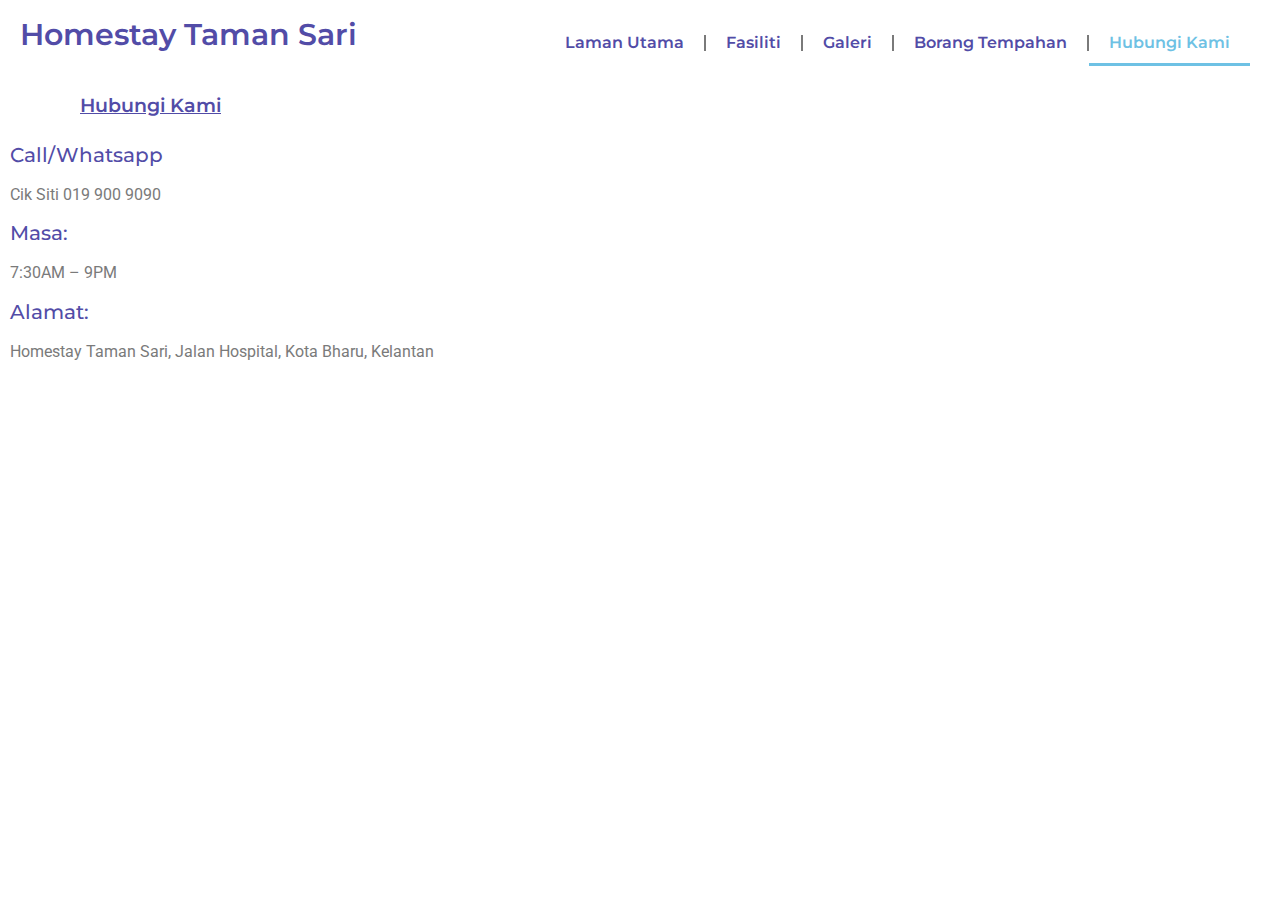
<file: hubungi-kami/index.html>
<!DOCTYPE html>
<html lang="en-US">
<head>
	<meta charset="UTF-8">
	<meta name="viewport" content="width=device-width, initial-scale=1">
	<link rel="profile" href="https://gmpg.org/xfn/11">
	<title>Hubungi Kami &#8211; Homestay Taman Sari</title>
<meta name="robots" content="max-image-preview:large">
<link rel="alternate" type="application/rss+xml" title="Homestay Taman Sari &raquo; Feed" href="https://shamsukri.github.io/homestay/feed/">
<link rel="alternate" type="application/rss+xml" title="Homestay Taman Sari &raquo; Comments Feed" href="https://shamsukri.github.io/homestay/comments/feed/">
<script>
window._wpemojiSettings = {"baseUrl":"https:\/\/s.w.org\/images\/core\/emoji\/14.0.0\/72x72\/","ext":".png","svgUrl":"https:\/\/s.w.org\/images\/core\/emoji\/14.0.0\/svg\/","svgExt":".svg","source":{"concatemoji":"https:\/\/shamsukri.github.io\/homestay\/wp-includes\/js\/wp-emoji-release.min.js?ver=6.2"}};
/*! This file is auto-generated */
!function(e,a,t){var n,r,o,i=a.createElement("canvas"),p=i.getContext&&i.getContext("2d");function s(e,t){p.clearRect(0,0,i.width,i.height),p.fillText(e,0,0);e=i.toDataURL();return p.clearRect(0,0,i.width,i.height),p.fillText(t,0,0),e===i.toDataURL()}function c(e){var t=a.createElement("script");t.src=e,t.defer=t.type="text/javascript",a.getElementsByTagName("head")[0].appendChild(t)}for(o=Array("flag","emoji"),t.supports={everything:!0,everythingExceptFlag:!0},r=0;r<o.length;r++)t.supports[o[r]]=function(e){if(p&&p.fillText)switch(p.textBaseline="top",p.font="600 32px Arial",e){case"flag":return s("🏳️‍⚧️","🏳️​⚧️")?!1:!s("🇺🇳","🇺​🇳")&&!s("🏴󠁧󠁢󠁥󠁮󠁧󠁿","🏴​󠁧​󠁢​󠁥​󠁮​󠁧​󠁿");case"emoji":return!s("🫱🏻‍🫲🏿","🫱🏻​🫲🏿")}return!1}(o[r]),t.supports.everything=t.supports.everything&&t.supports[o[r]],"flag"!==o[r]&&(t.supports.everythingExceptFlag=t.supports.everythingExceptFlag&&t.supports[o[r]]);t.supports.everythingExceptFlag=t.supports.everythingExceptFlag&&!t.supports.flag,t.DOMReady=!1,t.readyCallback=function(){t.DOMReady=!0},t.supports.everything||(n=function(){t.readyCallback()},a.addEventListener?(a.addEventListener("DOMContentLoaded",n,!1),e.addEventListener("load",n,!1)):(e.attachEvent("onload",n),a.attachEvent("onreadystatechange",function(){"complete"===a.readyState&&t.readyCallback()})),(e=t.source||{}).concatemoji?c(e.concatemoji):e.wpemoji&&e.twemoji&&(c(e.twemoji),c(e.wpemoji)))}(window,document,window._wpemojiSettings);
</script>
<style>img.wp-smiley,
img.emoji {
	display: inline !important;
	border: none !important;
	box-shadow: none !important;
	height: 1em !important;
	width: 1em !important;
	margin: 0 0.07em !important;
	vertical-align: -0.1em !important;
	background: none !important;
	padding: 0 !important;
}</style>
	<link rel="stylesheet" id="wp-block-library-css" href="https://shamsukri.github.io/homestay/wp-includes/css/dist/block-library/style.min.css?ver=6.2" media="all">
<link rel="stylesheet" id="classic-theme-styles-css" href="https://shamsukri.github.io/homestay/wp-includes/css/classic-themes.min.css?ver=6.2" media="all">
<style id="global-styles-inline-css">body{--wp--preset--color--black: #000000;--wp--preset--color--cyan-bluish-gray: #abb8c3;--wp--preset--color--white: #ffffff;--wp--preset--color--pale-pink: #f78da7;--wp--preset--color--vivid-red: #cf2e2e;--wp--preset--color--luminous-vivid-orange: #ff6900;--wp--preset--color--luminous-vivid-amber: #fcb900;--wp--preset--color--light-green-cyan: #7bdcb5;--wp--preset--color--vivid-green-cyan: #00d084;--wp--preset--color--pale-cyan-blue: #8ed1fc;--wp--preset--color--vivid-cyan-blue: #0693e3;--wp--preset--color--vivid-purple: #9b51e0;--wp--preset--gradient--vivid-cyan-blue-to-vivid-purple: linear-gradient(135deg,rgba(6,147,227,1) 0%,rgb(155,81,224) 100%);--wp--preset--gradient--light-green-cyan-to-vivid-green-cyan: linear-gradient(135deg,rgb(122,220,180) 0%,rgb(0,208,130) 100%);--wp--preset--gradient--luminous-vivid-amber-to-luminous-vivid-orange: linear-gradient(135deg,rgba(252,185,0,1) 0%,rgba(255,105,0,1) 100%);--wp--preset--gradient--luminous-vivid-orange-to-vivid-red: linear-gradient(135deg,rgba(255,105,0,1) 0%,rgb(207,46,46) 100%);--wp--preset--gradient--very-light-gray-to-cyan-bluish-gray: linear-gradient(135deg,rgb(238,238,238) 0%,rgb(169,184,195) 100%);--wp--preset--gradient--cool-to-warm-spectrum: linear-gradient(135deg,rgb(74,234,220) 0%,rgb(151,120,209) 20%,rgb(207,42,186) 40%,rgb(238,44,130) 60%,rgb(251,105,98) 80%,rgb(254,248,76) 100%);--wp--preset--gradient--blush-light-purple: linear-gradient(135deg,rgb(255,206,236) 0%,rgb(152,150,240) 100%);--wp--preset--gradient--blush-bordeaux: linear-gradient(135deg,rgb(254,205,165) 0%,rgb(254,45,45) 50%,rgb(107,0,62) 100%);--wp--preset--gradient--luminous-dusk: linear-gradient(135deg,rgb(255,203,112) 0%,rgb(199,81,192) 50%,rgb(65,88,208) 100%);--wp--preset--gradient--pale-ocean: linear-gradient(135deg,rgb(255,245,203) 0%,rgb(182,227,212) 50%,rgb(51,167,181) 100%);--wp--preset--gradient--electric-grass: linear-gradient(135deg,rgb(202,248,128) 0%,rgb(113,206,126) 100%);--wp--preset--gradient--midnight: linear-gradient(135deg,rgb(2,3,129) 0%,rgb(40,116,252) 100%);--wp--preset--duotone--dark-grayscale: url('#wp-duotone-dark-grayscale');--wp--preset--duotone--grayscale: url('#wp-duotone-grayscale');--wp--preset--duotone--purple-yellow: url('#wp-duotone-purple-yellow');--wp--preset--duotone--blue-red: url('#wp-duotone-blue-red');--wp--preset--duotone--midnight: url('#wp-duotone-midnight');--wp--preset--duotone--magenta-yellow: url('#wp-duotone-magenta-yellow');--wp--preset--duotone--purple-green: url('#wp-duotone-purple-green');--wp--preset--duotone--blue-orange: url('#wp-duotone-blue-orange');--wp--preset--font-size--small: 13px;--wp--preset--font-size--medium: 20px;--wp--preset--font-size--large: 36px;--wp--preset--font-size--x-large: 42px;--wp--preset--spacing--20: 0.44rem;--wp--preset--spacing--30: 0.67rem;--wp--preset--spacing--40: 1rem;--wp--preset--spacing--50: 1.5rem;--wp--preset--spacing--60: 2.25rem;--wp--preset--spacing--70: 3.38rem;--wp--preset--spacing--80: 5.06rem;--wp--preset--shadow--natural: 6px 6px 9px rgba(0, 0, 0, 0.2);--wp--preset--shadow--deep: 12px 12px 50px rgba(0, 0, 0, 0.4);--wp--preset--shadow--sharp: 6px 6px 0px rgba(0, 0, 0, 0.2);--wp--preset--shadow--outlined: 6px 6px 0px -3px rgba(255, 255, 255, 1), 6px 6px rgba(0, 0, 0, 1);--wp--preset--shadow--crisp: 6px 6px 0px rgba(0, 0, 0, 1);}:where(.is-layout-flex){gap: 0.5em;}body .is-layout-flow > .alignleft{float: left;margin-inline-start: 0;margin-inline-end: 2em;}body .is-layout-flow > .alignright{float: right;margin-inline-start: 2em;margin-inline-end: 0;}body .is-layout-flow > .aligncenter{margin-left: auto !important;margin-right: auto !important;}body .is-layout-constrained > .alignleft{float: left;margin-inline-start: 0;margin-inline-end: 2em;}body .is-layout-constrained > .alignright{float: right;margin-inline-start: 2em;margin-inline-end: 0;}body .is-layout-constrained > .aligncenter{margin-left: auto !important;margin-right: auto !important;}body .is-layout-constrained > :where(:not(.alignleft):not(.alignright):not(.alignfull)){max-width: var(--wp--style--global--content-size);margin-left: auto !important;margin-right: auto !important;}body .is-layout-constrained > .alignwide{max-width: var(--wp--style--global--wide-size);}body .is-layout-flex{display: flex;}body .is-layout-flex{flex-wrap: wrap;align-items: center;}body .is-layout-flex > *{margin: 0;}:where(.wp-block-columns.is-layout-flex){gap: 2em;}.has-black-color{color: var(--wp--preset--color--black) !important;}.has-cyan-bluish-gray-color{color: var(--wp--preset--color--cyan-bluish-gray) !important;}.has-white-color{color: var(--wp--preset--color--white) !important;}.has-pale-pink-color{color: var(--wp--preset--color--pale-pink) !important;}.has-vivid-red-color{color: var(--wp--preset--color--vivid-red) !important;}.has-luminous-vivid-orange-color{color: var(--wp--preset--color--luminous-vivid-orange) !important;}.has-luminous-vivid-amber-color{color: var(--wp--preset--color--luminous-vivid-amber) !important;}.has-light-green-cyan-color{color: var(--wp--preset--color--light-green-cyan) !important;}.has-vivid-green-cyan-color{color: var(--wp--preset--color--vivid-green-cyan) !important;}.has-pale-cyan-blue-color{color: var(--wp--preset--color--pale-cyan-blue) !important;}.has-vivid-cyan-blue-color{color: var(--wp--preset--color--vivid-cyan-blue) !important;}.has-vivid-purple-color{color: var(--wp--preset--color--vivid-purple) !important;}.has-black-background-color{background-color: var(--wp--preset--color--black) !important;}.has-cyan-bluish-gray-background-color{background-color: var(--wp--preset--color--cyan-bluish-gray) !important;}.has-white-background-color{background-color: var(--wp--preset--color--white) !important;}.has-pale-pink-background-color{background-color: var(--wp--preset--color--pale-pink) !important;}.has-vivid-red-background-color{background-color: var(--wp--preset--color--vivid-red) !important;}.has-luminous-vivid-orange-background-color{background-color: var(--wp--preset--color--luminous-vivid-orange) !important;}.has-luminous-vivid-amber-background-color{background-color: var(--wp--preset--color--luminous-vivid-amber) !important;}.has-light-green-cyan-background-color{background-color: var(--wp--preset--color--light-green-cyan) !important;}.has-vivid-green-cyan-background-color{background-color: var(--wp--preset--color--vivid-green-cyan) !important;}.has-pale-cyan-blue-background-color{background-color: var(--wp--preset--color--pale-cyan-blue) !important;}.has-vivid-cyan-blue-background-color{background-color: var(--wp--preset--color--vivid-cyan-blue) !important;}.has-vivid-purple-background-color{background-color: var(--wp--preset--color--vivid-purple) !important;}.has-black-border-color{border-color: var(--wp--preset--color--black) !important;}.has-cyan-bluish-gray-border-color{border-color: var(--wp--preset--color--cyan-bluish-gray) !important;}.has-white-border-color{border-color: var(--wp--preset--color--white) !important;}.has-pale-pink-border-color{border-color: var(--wp--preset--color--pale-pink) !important;}.has-vivid-red-border-color{border-color: var(--wp--preset--color--vivid-red) !important;}.has-luminous-vivid-orange-border-color{border-color: var(--wp--preset--color--luminous-vivid-orange) !important;}.has-luminous-vivid-amber-border-color{border-color: var(--wp--preset--color--luminous-vivid-amber) !important;}.has-light-green-cyan-border-color{border-color: var(--wp--preset--color--light-green-cyan) !important;}.has-vivid-green-cyan-border-color{border-color: var(--wp--preset--color--vivid-green-cyan) !important;}.has-pale-cyan-blue-border-color{border-color: var(--wp--preset--color--pale-cyan-blue) !important;}.has-vivid-cyan-blue-border-color{border-color: var(--wp--preset--color--vivid-cyan-blue) !important;}.has-vivid-purple-border-color{border-color: var(--wp--preset--color--vivid-purple) !important;}.has-vivid-cyan-blue-to-vivid-purple-gradient-background{background: var(--wp--preset--gradient--vivid-cyan-blue-to-vivid-purple) !important;}.has-light-green-cyan-to-vivid-green-cyan-gradient-background{background: var(--wp--preset--gradient--light-green-cyan-to-vivid-green-cyan) !important;}.has-luminous-vivid-amber-to-luminous-vivid-orange-gradient-background{background: var(--wp--preset--gradient--luminous-vivid-amber-to-luminous-vivid-orange) !important;}.has-luminous-vivid-orange-to-vivid-red-gradient-background{background: var(--wp--preset--gradient--luminous-vivid-orange-to-vivid-red) !important;}.has-very-light-gray-to-cyan-bluish-gray-gradient-background{background: var(--wp--preset--gradient--very-light-gray-to-cyan-bluish-gray) !important;}.has-cool-to-warm-spectrum-gradient-background{background: var(--wp--preset--gradient--cool-to-warm-spectrum) !important;}.has-blush-light-purple-gradient-background{background: var(--wp--preset--gradient--blush-light-purple) !important;}.has-blush-bordeaux-gradient-background{background: var(--wp--preset--gradient--blush-bordeaux) !important;}.has-luminous-dusk-gradient-background{background: var(--wp--preset--gradient--luminous-dusk) !important;}.has-pale-ocean-gradient-background{background: var(--wp--preset--gradient--pale-ocean) !important;}.has-electric-grass-gradient-background{background: var(--wp--preset--gradient--electric-grass) !important;}.has-midnight-gradient-background{background: var(--wp--preset--gradient--midnight) !important;}.has-small-font-size{font-size: var(--wp--preset--font-size--small) !important;}.has-medium-font-size{font-size: var(--wp--preset--font-size--medium) !important;}.has-large-font-size{font-size: var(--wp--preset--font-size--large) !important;}.has-x-large-font-size{font-size: var(--wp--preset--font-size--x-large) !important;}
.wp-block-navigation a:where(:not(.wp-element-button)){color: inherit;}
:where(.wp-block-columns.is-layout-flex){gap: 2em;}
.wp-block-pullquote{font-size: 1.5em;line-height: 1.6;}</style>
<link rel="stylesheet" id="hello-elementor-css" href="https://shamsukri.github.io/homestay/wp-content/themes/hello-elementor/style.min.css?ver=2.7.1" media="all">
<link rel="stylesheet" id="hello-elementor-theme-style-css" href="https://shamsukri.github.io/homestay/wp-content/themes/hello-elementor/theme.min.css?ver=2.7.1" media="all">
<link rel="stylesheet" id="elementor-frontend-css" href="https://shamsukri.github.io/homestay/wp-content/plugins/elementor/assets/css/frontend-lite.min.css?ver=3.11.5" media="all">
<link rel="stylesheet" id="elementor-post-5-css" href="https://shamsukri.github.io/homestay/wp-content/uploads/elementor/css/post-5.css?ver=1680831437" media="all">
<link rel="stylesheet" id="elementor-icons-css" href="https://shamsukri.github.io/homestay/wp-content/plugins/elementor/assets/lib/eicons/css/elementor-icons.min.css?ver=5.18.0" media="all">
<link rel="stylesheet" id="swiper-css" href="https://shamsukri.github.io/homestay/wp-content/plugins/elementor/assets/lib/swiper/v8/css/swiper.min.css?ver=8.4.5" media="all">
<link rel="stylesheet" id="elementor-pro-css" href="https://shamsukri.github.io/homestay/wp-content/plugins/elementor-pro/assets/css/frontend-lite.min.css?ver=3.11.6" media="all">
<link rel="stylesheet" id="elementor-global-css" href="https://shamsukri.github.io/homestay/wp-content/uploads/elementor/css/global.css?ver=1680831438" media="all">
<link rel="stylesheet" id="elementor-post-100-css" href="https://shamsukri.github.io/homestay/wp-content/uploads/elementor/css/post-100.css?ver=1680832211" media="all">
<link rel="stylesheet" id="elementor-post-359-css" href="https://shamsukri.github.io/homestay/wp-content/uploads/elementor/css/post-359.css?ver=1680831439" media="all">
<link rel="stylesheet" id="google-fonts-1-css" href="https://fonts.googleapis.com/css?family=Montserrat%3A100%2C100italic%2C200%2C200italic%2C300%2C300italic%2C400%2C400italic%2C500%2C500italic%2C600%2C600italic%2C700%2C700italic%2C800%2C800italic%2C900%2C900italic%7CRoboto+Slab%3A100%2C100italic%2C200%2C200italic%2C300%2C300italic%2C400%2C400italic%2C500%2C500italic%2C600%2C600italic%2C700%2C700italic%2C800%2C800italic%2C900%2C900italic%7CRoboto%3A100%2C100italic%2C200%2C200italic%2C300%2C300italic%2C400%2C400italic%2C500%2C500italic%2C600%2C600italic%2C700%2C700italic%2C800%2C800italic%2C900%2C900italic&#038;display=swap&#038;ver=6.2" media="all">
<link rel="stylesheet" id="elementor-icons-shared-0-css" href="https://shamsukri.github.io/homestay/wp-content/plugins/elementor/assets/lib/font-awesome/css/fontawesome.min.css?ver=5.15.3" media="all">
<link rel="stylesheet" id="elementor-icons-fa-solid-css" href="https://shamsukri.github.io/homestay/wp-content/plugins/elementor/assets/lib/font-awesome/css/solid.min.css?ver=5.15.3" media="all">
<link rel="preconnect" href="https://fonts.gstatic.com/" crossorigin>
<script src="https://shamsukri.github.io/homestay/wp-includes/js/jquery/jquery.min.js?ver=3.6.3" id="jquery-core-js"></script>
<script src="https://shamsukri.github.io/homestay/wp-includes/js/jquery/jquery-migrate.min.js?ver=3.4.0" id="jquery-migrate-js"></script>
<link rel="https://api.w.org/" href="https://shamsukri.github.io/homestay/wp-json/">
<link rel="alternate" type="application/json" href="https://shamsukri.github.io/homestay/wp-json/wp/v2/pages/100">
<link rel="EditURI" type="application/rsd+xml" title="RSD" href="https://shamsukri.github.io/homestay/xmlrpc.php?rsd">
<link rel="wlwmanifest" type="application/wlwmanifest+xml" href="https://shamsukri.github.io/homestay/wp-includes/wlwmanifest.xml">
<meta name="generator" content="WordPress 6.2">
<link rel="canonical" href="https://shamsukri.github.io/homestay/hubungi-kami/">
<link rel="shortlink" href="https://shamsukri.github.io/homestay/?p=100">
<link rel="alternate" type="application/json+oembed" href="https://shamsukri.github.io/homestay/wp-json/oembed/1.0/embed?url=https%3A%2F%2Fshamsukri.github.io%2Fhomestay%2Fhubungi-kami%2F">
<link rel="alternate" type="text/xml+oembed" href="https://shamsukri.github.io/homestay/wp-json/oembed/1.0/embed?url=https%3A%2F%2Fshamsukri.github.io%2Fhomestay%2Fhubungi-kami%2F#038;format=xml">
<meta name="generator" content="Elementor 3.11.5; features: e_dom_optimization, e_optimized_assets_loading, e_optimized_css_loading, a11y_improvements, additional_custom_breakpoints; settings: css_print_method-external, google_font-enabled, font_display-swap">
</head>
<body class="page-template-default page page-id-100 elementor-default elementor-kit-5 elementor-page elementor-page-100">

<svg xmlns="http://www.w3.org/2000/svg" viewbox="0 0 0 0" width="0" height="0" focusable="false" role="none" style="visibility: hidden; position: absolute; left: -9999px; overflow: hidden;"><defs><filter id="wp-duotone-dark-grayscale"><fecolormatrix color-interpolation-filters="sRGB" type="matrix" values=" .299 .587 .114 0 0 .299 .587 .114 0 0 .299 .587 .114 0 0 .299 .587 .114 0 0 "></fecolormatrix><fecomponenttransfer color-interpolation-filters="sRGB"><fefuncr type="table" tablevalues="0 0.49803921568627"></fefuncr><fefuncg type="table" tablevalues="0 0.49803921568627"></fefuncg><fefuncb type="table" tablevalues="0 0.49803921568627"></fefuncb><fefunca type="table" tablevalues="1 1"></fefunca></fecomponenttransfer><fecomposite in2="SourceGraphic" operator="in"></fecomposite></filter></defs></svg><svg xmlns="http://www.w3.org/2000/svg" viewbox="0 0 0 0" width="0" height="0" focusable="false" role="none" style="visibility: hidden; position: absolute; left: -9999px; overflow: hidden;"><defs><filter id="wp-duotone-grayscale"><fecolormatrix color-interpolation-filters="sRGB" type="matrix" values=" .299 .587 .114 0 0 .299 .587 .114 0 0 .299 .587 .114 0 0 .299 .587 .114 0 0 "></fecolormatrix><fecomponenttransfer color-interpolation-filters="sRGB"><fefuncr type="table" tablevalues="0 1"></fefuncr><fefuncg type="table" tablevalues="0 1"></fefuncg><fefuncb type="table" tablevalues="0 1"></fefuncb><fefunca type="table" tablevalues="1 1"></fefunca></fecomponenttransfer><fecomposite in2="SourceGraphic" operator="in"></fecomposite></filter></defs></svg><svg xmlns="http://www.w3.org/2000/svg" viewbox="0 0 0 0" width="0" height="0" focusable="false" role="none" style="visibility: hidden; position: absolute; left: -9999px; overflow: hidden;"><defs><filter id="wp-duotone-purple-yellow"><fecolormatrix color-interpolation-filters="sRGB" type="matrix" values=" .299 .587 .114 0 0 .299 .587 .114 0 0 .299 .587 .114 0 0 .299 .587 .114 0 0 "></fecolormatrix><fecomponenttransfer color-interpolation-filters="sRGB"><fefuncr type="table" tablevalues="0.54901960784314 0.98823529411765"></fefuncr><fefuncg type="table" tablevalues="0 1"></fefuncg><fefuncb type="table" tablevalues="0.71764705882353 0.25490196078431"></fefuncb><fefunca type="table" tablevalues="1 1"></fefunca></fecomponenttransfer><fecomposite in2="SourceGraphic" operator="in"></fecomposite></filter></defs></svg><svg xmlns="http://www.w3.org/2000/svg" viewbox="0 0 0 0" width="0" height="0" focusable="false" role="none" style="visibility: hidden; position: absolute; left: -9999px; overflow: hidden;"><defs><filter id="wp-duotone-blue-red"><fecolormatrix color-interpolation-filters="sRGB" type="matrix" values=" .299 .587 .114 0 0 .299 .587 .114 0 0 .299 .587 .114 0 0 .299 .587 .114 0 0 "></fecolormatrix><fecomponenttransfer color-interpolation-filters="sRGB"><fefuncr type="table" tablevalues="0 1"></fefuncr><fefuncg type="table" tablevalues="0 0.27843137254902"></fefuncg><fefuncb type="table" tablevalues="0.5921568627451 0.27843137254902"></fefuncb><fefunca type="table" tablevalues="1 1"></fefunca></fecomponenttransfer><fecomposite in2="SourceGraphic" operator="in"></fecomposite></filter></defs></svg><svg xmlns="http://www.w3.org/2000/svg" viewbox="0 0 0 0" width="0" height="0" focusable="false" role="none" style="visibility: hidden; position: absolute; left: -9999px; overflow: hidden;"><defs><filter id="wp-duotone-midnight"><fecolormatrix color-interpolation-filters="sRGB" type="matrix" values=" .299 .587 .114 0 0 .299 .587 .114 0 0 .299 .587 .114 0 0 .299 .587 .114 0 0 "></fecolormatrix><fecomponenttransfer color-interpolation-filters="sRGB"><fefuncr type="table" tablevalues="0 0"></fefuncr><fefuncg type="table" tablevalues="0 0.64705882352941"></fefuncg><fefuncb type="table" tablevalues="0 1"></fefuncb><fefunca type="table" tablevalues="1 1"></fefunca></fecomponenttransfer><fecomposite in2="SourceGraphic" operator="in"></fecomposite></filter></defs></svg><svg xmlns="http://www.w3.org/2000/svg" viewbox="0 0 0 0" width="0" height="0" focusable="false" role="none" style="visibility: hidden; position: absolute; left: -9999px; overflow: hidden;"><defs><filter id="wp-duotone-magenta-yellow"><fecolormatrix color-interpolation-filters="sRGB" type="matrix" values=" .299 .587 .114 0 0 .299 .587 .114 0 0 .299 .587 .114 0 0 .299 .587 .114 0 0 "></fecolormatrix><fecomponenttransfer color-interpolation-filters="sRGB"><fefuncr type="table" tablevalues="0.78039215686275 1"></fefuncr><fefuncg type="table" tablevalues="0 0.94901960784314"></fefuncg><fefuncb type="table" tablevalues="0.35294117647059 0.47058823529412"></fefuncb><fefunca type="table" tablevalues="1 1"></fefunca></fecomponenttransfer><fecomposite in2="SourceGraphic" operator="in"></fecomposite></filter></defs></svg><svg xmlns="http://www.w3.org/2000/svg" viewbox="0 0 0 0" width="0" height="0" focusable="false" role="none" style="visibility: hidden; position: absolute; left: -9999px; overflow: hidden;"><defs><filter id="wp-duotone-purple-green"><fecolormatrix color-interpolation-filters="sRGB" type="matrix" values=" .299 .587 .114 0 0 .299 .587 .114 0 0 .299 .587 .114 0 0 .299 .587 .114 0 0 "></fecolormatrix><fecomponenttransfer color-interpolation-filters="sRGB"><fefuncr type="table" tablevalues="0.65098039215686 0.40392156862745"></fefuncr><fefuncg type="table" tablevalues="0 1"></fefuncg><fefuncb type="table" tablevalues="0.44705882352941 0.4"></fefuncb><fefunca type="table" tablevalues="1 1"></fefunca></fecomponenttransfer><fecomposite in2="SourceGraphic" operator="in"></fecomposite></filter></defs></svg><svg xmlns="http://www.w3.org/2000/svg" viewbox="0 0 0 0" width="0" height="0" focusable="false" role="none" style="visibility: hidden; position: absolute; left: -9999px; overflow: hidden;"><defs><filter id="wp-duotone-blue-orange"><fecolormatrix color-interpolation-filters="sRGB" type="matrix" values=" .299 .587 .114 0 0 .299 .587 .114 0 0 .299 .587 .114 0 0 .299 .587 .114 0 0 "></fecolormatrix><fecomponenttransfer color-interpolation-filters="sRGB"><fefuncr type="table" tablevalues="0.098039215686275 1"></fefuncr><fefuncg type="table" tablevalues="0 0.66274509803922"></fefuncg><fefuncb type="table" tablevalues="0.84705882352941 0.41960784313725"></fefuncb><fefunca type="table" tablevalues="1 1"></fefunca></fecomponenttransfer><fecomposite in2="SourceGraphic" operator="in"></fecomposite></filter></defs></svg>
<a class="skip-link screen-reader-text" href="#content">Skip to content</a>

		<div data-elementor-type="header" data-elementor-id="359" class="elementor elementor-359 elementor-location-header">
						<div class="elementor-element elementor-element-529812d e-con-full e-con" data-id="529812d" data-element_type="container" data-settings="{&quot;content_width&quot;:&quot;full&quot;}">
		<div class="elementor-element elementor-element-e5b0c48 e-con-full e-con" data-id="e5b0c48" data-element_type="container" data-settings="{&quot;content_width&quot;:&quot;full&quot;}">
				<div class="elementor-element elementor-element-89ade6c elementor-widget elementor-widget-theme-site-title elementor-widget-heading" data-id="89ade6c" data-element_type="widget" data-widget_type="theme-site-title.default">
				<div class="elementor-widget-container">
			<style>/*! elementor - v3.11.5 - 14-03-2023 */
.elementor-heading-title{padding:0;margin:0;line-height:1}.elementor-widget-heading .elementor-heading-title[class*=elementor-size-]>a{color:inherit;font-size:inherit;line-height:inherit}.elementor-widget-heading .elementor-heading-title.elementor-size-small{font-size:15px}.elementor-widget-heading .elementor-heading-title.elementor-size-medium{font-size:19px}.elementor-widget-heading .elementor-heading-title.elementor-size-large{font-size:29px}.elementor-widget-heading .elementor-heading-title.elementor-size-xl{font-size:39px}.elementor-widget-heading .elementor-heading-title.elementor-size-xxl{font-size:59px}</style>
<h4 class="elementor-heading-title elementor-size-default"><a href="https://shamsukri.github.io/homestay">Homestay Taman Sari</a></h4>		</div>
				</div>
				</div>
		<div class="elementor-element elementor-element-ba41461 e-con-full e-con" data-id="ba41461" data-element_type="container" data-settings="{&quot;content_width&quot;:&quot;full&quot;}">
				<div class="elementor-element elementor-element-f2b939c elementor-nav-menu__align-right elementor-widget__width-auto elementor-nav-menu--dropdown-tablet elementor-nav-menu__text-align-aside elementor-nav-menu--toggle elementor-nav-menu--burger elementor-widget elementor-widget-nav-menu" data-id="f2b939c" data-element_type="widget" data-settings="{&quot;layout&quot;:&quot;horizontal&quot;,&quot;submenu_icon&quot;:{&quot;value&quot;:&quot;&lt;i class=\&quot;fas fa-caret-down\&quot;&gt;&lt;\/i&gt;&quot;,&quot;library&quot;:&quot;fa-solid&quot;},&quot;toggle&quot;:&quot;burger&quot;}" data-widget_type="nav-menu.default">
				<div class="elementor-widget-container">
			<link rel="stylesheet" href="https://shamsukri.github.io/homestay/wp-content/plugins/elementor-pro/assets/css/widget-nav-menu.min.css">			<nav class="elementor-nav-menu--main elementor-nav-menu__container elementor-nav-menu--layout-horizontal e--pointer-underline e--animation-fade">
				<ul id="menu-1-f2b939c" class="elementor-nav-menu">
<li class="menu-item menu-item-type-post_type menu-item-object-page menu-item-home menu-item-749"><a href="https://shamsukri.github.io/homestay/" class="elementor-item">Laman Utama</a></li>
<li class="menu-item menu-item-type-post_type menu-item-object-page menu-item-559"><a href="https://shamsukri.github.io/homestay/fasiliti/" class="elementor-item">Fasiliti</a></li>
<li class="menu-item menu-item-type-custom menu-item-object-custom menu-item-747"><a href="https://shamsukri.github.io/homestay/fasiliti#galeri" class="elementor-item elementor-item-anchor">Galeri</a></li>
<li class="menu-item menu-item-type-post_type menu-item-object-page menu-item-560"><a href="https://shamsukri.github.io/homestay/borang-tempahan/" class="elementor-item">Borang Tempahan</a></li>
<li class="menu-item menu-item-type-post_type menu-item-object-page current-menu-item page_item page-item-100 current_page_item menu-item-573"><a href="https://shamsukri.github.io/homestay/hubungi-kami/" aria-current="page" class="elementor-item elementor-item-active">Hubungi Kami</a></li>
</ul>			</nav>
					<div class="elementor-menu-toggle" role="button" tabindex="0" aria-label="Menu Toggle" aria-expanded="false">
			<i aria-hidden="true" role="presentation" class="elementor-menu-toggle__icon--open eicon-menu-bar"></i><i aria-hidden="true" role="presentation" class="elementor-menu-toggle__icon--close eicon-close"></i>			<span class="elementor-screen-only">Menu</span>
		</div>
					<nav class="elementor-nav-menu--dropdown elementor-nav-menu__container" aria-hidden="true">
				<ul id="menu-2-f2b939c" class="elementor-nav-menu">
<li class="menu-item menu-item-type-post_type menu-item-object-page menu-item-home menu-item-749"><a href="https://shamsukri.github.io/homestay/" class="elementor-item" tabindex="-1">Laman Utama</a></li>
<li class="menu-item menu-item-type-post_type menu-item-object-page menu-item-559"><a href="https://shamsukri.github.io/homestay/fasiliti/" class="elementor-item" tabindex="-1">Fasiliti</a></li>
<li class="menu-item menu-item-type-custom menu-item-object-custom menu-item-747"><a href="https://shamsukri.github.io/homestay/fasiliti#galeri" class="elementor-item elementor-item-anchor" tabindex="-1">Galeri</a></li>
<li class="menu-item menu-item-type-post_type menu-item-object-page menu-item-560"><a href="https://shamsukri.github.io/homestay/borang-tempahan/" class="elementor-item" tabindex="-1">Borang Tempahan</a></li>
<li class="menu-item menu-item-type-post_type menu-item-object-page current-menu-item page_item page-item-100 current_page_item menu-item-573"><a href="https://shamsukri.github.io/homestay/hubungi-kami/" aria-current="page" class="elementor-item elementor-item-active" tabindex="-1">Hubungi Kami</a></li>
</ul>			</nav>
				</div>
				</div>
				</div>
				</div>
						</div>
		
<main id="content" class="site-main post-100 page type-page status-publish hentry">
			<header class="page-header">
			<h1 class="entry-title">Hubungi Kami</h1>		</header>
		<div class="page-content">
				<div data-elementor-type="wp-page" data-elementor-id="100" class="elementor elementor-100">
									<section class="elementor-section elementor-top-section elementor-element elementor-element-4d5e699 elementor-section-boxed elementor-section-height-default elementor-section-height-default" data-id="4d5e699" data-element_type="section">
						<div class="elementor-container elementor-column-gap-default">
					<div class="elementor-column elementor-col-100 elementor-top-column elementor-element elementor-element-5170f61" data-id="5170f61" data-element_type="column">
			<div class="elementor-widget-wrap elementor-element-populated">
								<div class="elementor-element elementor-element-e701034 elementor-widget elementor-widget-theme-page-title elementor-page-title elementor-widget-heading" data-id="e701034" data-element_type="widget" data-widget_type="theme-page-title.default">
				<div class="elementor-widget-container">
			<h3 class="elementor-heading-title elementor-size-medium">Hubungi Kami</h3>		</div>
				</div>
					</div>
		</div>
							</div>
		</section>
		<div class="elementor-element elementor-element-4aa1921 e-con-full e-con" data-id="4aa1921" data-element_type="container" data-settings="{&quot;content_width&quot;:&quot;full&quot;}">
				<div class="elementor-element elementor-element-87b46ee elementor-widget__width-inherit elementor-widget elementor-widget-text-editor" data-id="87b46ee" data-element_type="widget" data-widget_type="text-editor.default">
				<div class="elementor-widget-container">
			<style>/*! elementor - v3.11.5 - 14-03-2023 */
.elementor-widget-text-editor.elementor-drop-cap-view-stacked .elementor-drop-cap{background-color:#818a91;color:#fff}.elementor-widget-text-editor.elementor-drop-cap-view-framed .elementor-drop-cap{color:#818a91;border:3px solid;background-color:transparent}.elementor-widget-text-editor:not(.elementor-drop-cap-view-default) .elementor-drop-cap{margin-top:8px}.elementor-widget-text-editor:not(.elementor-drop-cap-view-default) .elementor-drop-cap-letter{width:1em;height:1em}.elementor-widget-text-editor .elementor-drop-cap{float:left;text-align:center;line-height:1;font-size:50px}.elementor-widget-text-editor .elementor-drop-cap-letter{display:inline-block}</style>				<h5>Call/Whatsapp</h5>
<p>Cik Siti 019 900 9090</p>
<h5>Masa:</h5>
<p>7:30AM &#8211; 9PM</p>
<h5>Alamat:</h5>
<p>Homestay Taman Sari, Jalan Hospital, Kota Bharu, Kelantan</p>						</div>
				</div>
				</div>
				<section class="elementor-section elementor-top-section elementor-element elementor-element-94a812c elementor-section-full_width elementor-section-height-default elementor-section-height-default" data-id="94a812c" data-element_type="section">
						<div class="elementor-container elementor-column-gap-default">
					<div class="elementor-column elementor-col-100 elementor-top-column elementor-element elementor-element-5bf31f3" data-id="5bf31f3" data-element_type="column">
			<div class="elementor-widget-wrap elementor-element-populated">
								<div class="elementor-element elementor-element-43658ec elementor-widget elementor-widget-google_maps" data-id="43658ec" data-element_type="widget" data-widget_type="google_maps.default">
				<div class="elementor-widget-container">
			<style>/*! elementor - v3.11.5 - 14-03-2023 */
.elementor-widget-google_maps .elementor-widget-container{overflow:hidden}.elementor-widget-google_maps .elementor-custom-embed{line-height:0}.elementor-widget-google_maps iframe{height:300px}</style>		<div class="elementor-custom-embed">
			<iframe loading="lazy" src="https://maps.google.com/maps?q=taman%20sari%20homestay%20kota%20bharu&#038;t=m&#038;z=13&#038;output=embed&#038;iwloc=near" title="taman sari homestay kota bharu" aria-label="taman sari homestay kota bharu"></iframe>
		</div>
				</div>
				</div>
					</div>
		</div>
							</div>
		</section>
							</div>
				<div class="post-tags">
					</div>
			</div>

	</main>

	<footer id="site-footer" class="site-footer dynamic-footer " role="contentinfo">
	<div class="footer-inner">
		<div class="site-branding show-logo">
					</div>

					<nav class="site-navigation hide">
				<div class="menu-menu_homestay-container"><ul id="menu-menu_homestay" class="menu">
<li class="menu-item menu-item-type-post_type menu-item-object-page menu-item-home menu-item-749"><a href="https://shamsukri.github.io/homestay/">Laman Utama</a></li>
<li class="menu-item menu-item-type-post_type menu-item-object-page menu-item-559"><a href="https://shamsukri.github.io/homestay/fasiliti/">Fasiliti</a></li>
<li class="menu-item menu-item-type-custom menu-item-object-custom menu-item-747"><a href="https://shamsukri.github.io/homestay/fasiliti#galeri">Galeri</a></li>
<li class="menu-item menu-item-type-post_type menu-item-object-page menu-item-560"><a href="https://shamsukri.github.io/homestay/borang-tempahan/">Borang Tempahan</a></li>
<li class="menu-item menu-item-type-post_type menu-item-object-page current-menu-item page_item page-item-100 current_page_item menu-item-573"><a href="https://shamsukri.github.io/homestay/hubungi-kami/" aria-current="page">Hubungi Kami</a></li>
</ul></div>			</nav>
		
					<div class="copyright hide">
				<p>Copyright Homestay </p>
			</div>
			</div>
</footer>

<script src="https://shamsukri.github.io/homestay/wp-content/themes/hello-elementor/assets/js/hello-frontend.min.js?ver=1.0.0" id="hello-theme-frontend-js"></script>
<script src="https://shamsukri.github.io/homestay/wp-content/plugins/elementor-pro/assets/lib/smartmenus/jquery.smartmenus.min.js?ver=1.0.1" id="smartmenus-js"></script>
<script src="https://shamsukri.github.io/homestay/wp-content/plugins/elementor-pro/assets/js/webpack-pro.runtime.min.js?ver=3.11.6" id="elementor-pro-webpack-runtime-js"></script>
<script src="https://shamsukri.github.io/homestay/wp-content/plugins/elementor/assets/js/webpack.runtime.min.js?ver=3.11.5" id="elementor-webpack-runtime-js"></script>
<script src="https://shamsukri.github.io/homestay/wp-content/plugins/elementor/assets/js/frontend-modules.min.js?ver=3.11.5" id="elementor-frontend-modules-js"></script>
<script src="https://shamsukri.github.io/homestay/wp-includes/js/dist/vendor/wp-polyfill-inert.min.js?ver=3.1.2" id="wp-polyfill-inert-js"></script>
<script src="https://shamsukri.github.io/homestay/wp-includes/js/dist/vendor/regenerator-runtime.min.js?ver=0.13.11" id="regenerator-runtime-js"></script>
<script src="https://shamsukri.github.io/homestay/wp-includes/js/dist/vendor/wp-polyfill.min.js?ver=3.15.0" id="wp-polyfill-js"></script>
<script src="https://shamsukri.github.io/homestay/wp-includes/js/dist/hooks.min.js?ver=4169d3cf8e8d95a3d6d5" id="wp-hooks-js"></script>
<script src="https://shamsukri.github.io/homestay/wp-includes/js/dist/i18n.min.js?ver=9e794f35a71bb98672ae" id="wp-i18n-js"></script>
<script id="wp-i18n-js-after">
wp.i18n.setLocaleData( { 'text directionltr': [ 'ltr' ] } );
</script>
<script id="elementor-pro-frontend-js-before">var ElementorProFrontendConfig = {"ajaxurl":"https:\/\/shamsukri.github.io\/homestay\/wp-admin\/admin-ajax.php","nonce":"a2288cc54f","urls":{"assets":"https:\/\/shamsukri.github.io\/homestay\/wp-content\/plugins\/elementor-pro\/assets\/","rest":"https:\/\/shamsukri.github.io\/homestay\/wp-json\/"},"shareButtonsNetworks":{"facebook":{"title":"Facebook","has_counter":true},"twitter":{"title":"Twitter"},"linkedin":{"title":"LinkedIn","has_counter":true},"pinterest":{"title":"Pinterest","has_counter":true},"reddit":{"title":"Reddit","has_counter":true},"vk":{"title":"VK","has_counter":true},"odnoklassniki":{"title":"OK","has_counter":true},"tumblr":{"title":"Tumblr"},"digg":{"title":"Digg"},"skype":{"title":"Skype"},"stumbleupon":{"title":"StumbleUpon","has_counter":true},"mix":{"title":"Mix"},"telegram":{"title":"Telegram"},"pocket":{"title":"Pocket","has_counter":true},"xing":{"title":"XING","has_counter":true},"whatsapp":{"title":"WhatsApp"},"email":{"title":"Email"},"print":{"title":"Print"}},"facebook_sdk":{"lang":"en_US","app_id":""},"lottie":{"defaultAnimationUrl":"https:\/\/shamsukri.github.io\/homestay\/wp-content\/plugins\/elementor-pro\/modules\/lottie\/assets\/animations\/default.json"}};</script>
<script src="https://shamsukri.github.io/homestay/wp-content/plugins/elementor-pro/assets/js/frontend.min.js?ver=3.11.6" id="elementor-pro-frontend-js"></script>
<script src="https://shamsukri.github.io/homestay/wp-content/plugins/elementor/assets/lib/waypoints/waypoints.min.js?ver=4.0.2" id="elementor-waypoints-js"></script>
<script src="https://shamsukri.github.io/homestay/wp-includes/js/jquery/ui/core.min.js?ver=1.13.2" id="jquery-ui-core-js"></script>
<script id="elementor-frontend-js-before">var elementorFrontendConfig = {"environmentMode":{"edit":false,"wpPreview":false,"isScriptDebug":false},"i18n":{"shareOnFacebook":"Share on Facebook","shareOnTwitter":"Share on Twitter","pinIt":"Pin it","download":"Download","downloadImage":"Download image","fullscreen":"Fullscreen","zoom":"Zoom","share":"Share","playVideo":"Play Video","previous":"Previous","next":"Next","close":"Close"},"is_rtl":false,"breakpoints":{"xs":0,"sm":480,"md":768,"lg":1025,"xl":1440,"xxl":1600},"responsive":{"breakpoints":{"mobile":{"label":"Mobile","value":767,"default_value":767,"direction":"max","is_enabled":true},"mobile_extra":{"label":"Mobile Extra","value":880,"default_value":880,"direction":"max","is_enabled":false},"tablet":{"label":"Tablet","value":1024,"default_value":1024,"direction":"max","is_enabled":true},"tablet_extra":{"label":"Tablet Extra","value":1200,"default_value":1200,"direction":"max","is_enabled":false},"laptop":{"label":"Laptop","value":1366,"default_value":1366,"direction":"max","is_enabled":false},"widescreen":{"label":"Widescreen","value":2400,"default_value":2400,"direction":"min","is_enabled":false}}},"version":"3.11.5","is_static":false,"experimentalFeatures":{"e_dom_optimization":true,"e_optimized_assets_loading":true,"e_optimized_css_loading":true,"a11y_improvements":true,"additional_custom_breakpoints":true,"container":true,"e_swiper_latest":true,"theme_builder_v2":true,"hello-theme-header-footer":true,"landing-pages":true,"kit-elements-defaults":true,"page-transitions":true,"notes":true,"loop":true,"form-submissions":true,"e_scroll_snap":true},"urls":{"assets":"https:\/\/shamsukri.github.io\/homestay\/wp-content\/plugins\/elementor\/assets\/"},"swiperClass":"swiper","settings":{"page":[],"editorPreferences":[]},"kit":{"active_breakpoints":["viewport_mobile","viewport_tablet"],"global_image_lightbox":"yes","lightbox_enable_counter":"yes","lightbox_enable_fullscreen":"yes","lightbox_enable_zoom":"yes","lightbox_enable_share":"yes","lightbox_title_src":"title","lightbox_description_src":"description","hello_header_logo_type":"title","hello_header_menu_layout":"horizontal"},"post":{"id":100,"title":"Hubungi%20Kami%20%E2%80%93%20Homestay%20Taman%20Sari","excerpt":"","featuredImage":false}};</script>
<script src="https://shamsukri.github.io/homestay/wp-content/plugins/elementor/assets/js/frontend.min.js?ver=3.11.5" id="elementor-frontend-js"></script>
<script src="https://shamsukri.github.io/homestay/wp-content/plugins/elementor-pro/assets/js/elements-handlers.min.js?ver=3.11.6" id="pro-elements-handlers-js"></script>

</body>
</html>
</file>
